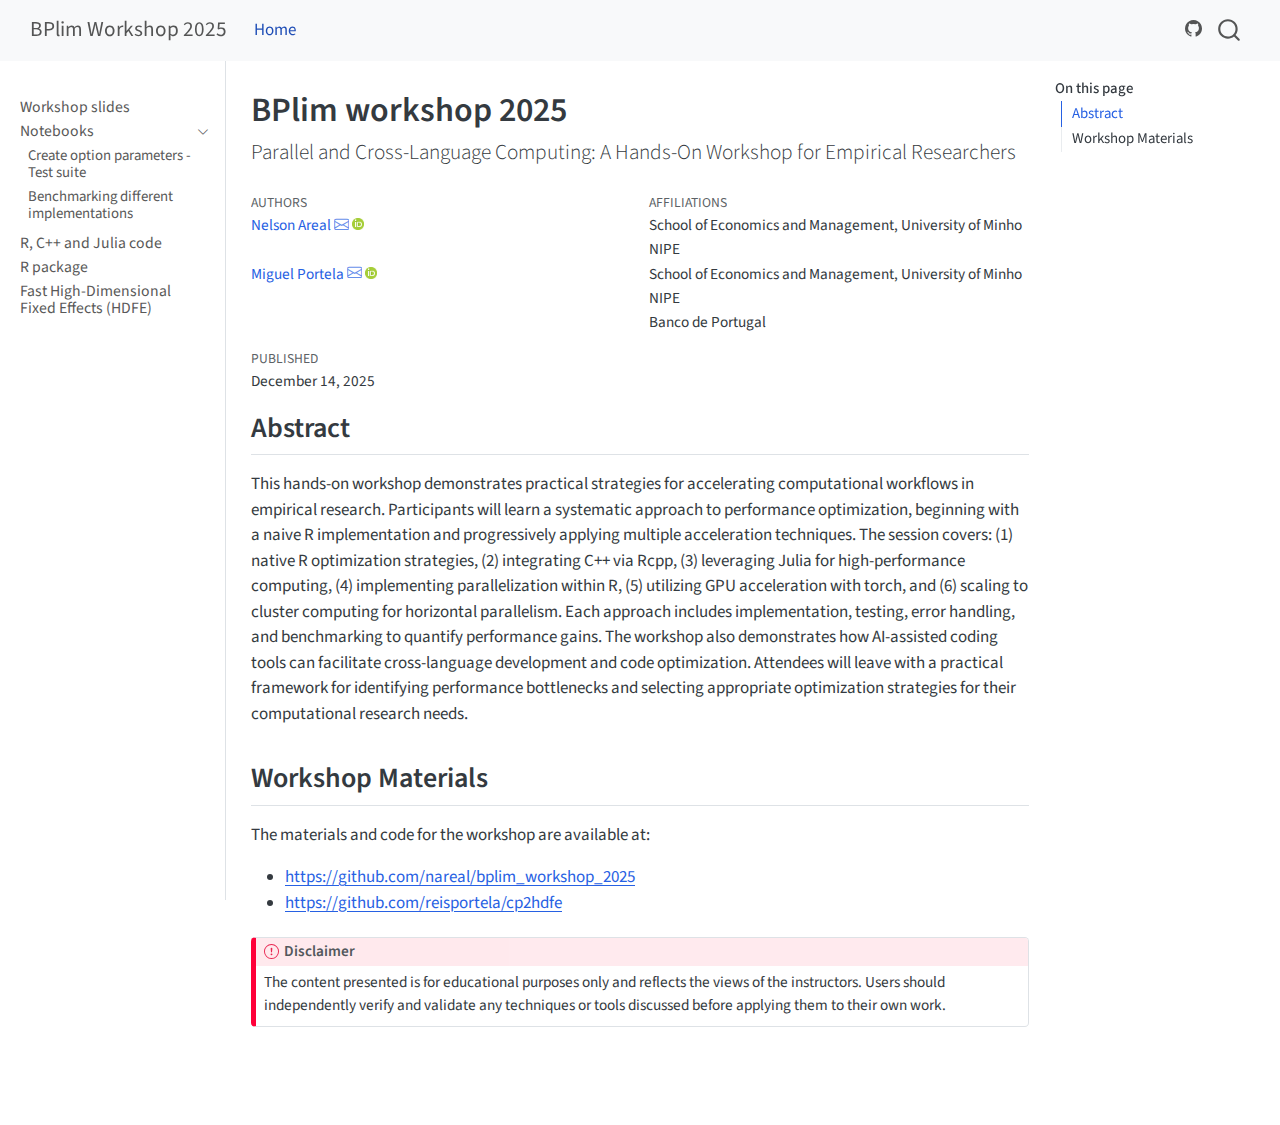
<file: index.html>
<!DOCTYPE html>
<html xmlns="http://www.w3.org/1999/xhtml" lang="en" xml:lang="en"><head>

<meta charset="utf-8">
<meta name="generator" content="quarto-1.8.26">

<meta name="viewport" content="width=device-width, initial-scale=1.0, user-scalable=yes">

<meta name="author" content="Nelson Areal">
<meta name="author" content="Miguel Portela">
<meta name="dcterms.date" content="2025-12-14">

<title>BPlim workshop 2025 – BPlim Workshop 2025</title>
<style>
code{white-space: pre-wrap;}
span.smallcaps{font-variant: small-caps;}
div.columns{display: flex; gap: min(4vw, 1.5em);}
div.column{flex: auto; overflow-x: auto;}
div.hanging-indent{margin-left: 1.5em; text-indent: -1.5em;}
ul.task-list{list-style: none;}
ul.task-list li input[type="checkbox"] {
  width: 0.8em;
  margin: 0 0.8em 0.2em -1em; /* quarto-specific, see https://github.com/quarto-dev/quarto-cli/issues/4556 */ 
  vertical-align: middle;
}
</style>


<script src="site_libs/quarto-nav/quarto-nav.js"></script>
<script src="site_libs/quarto-nav/headroom.min.js"></script>
<script src="site_libs/clipboard/clipboard.min.js"></script>
<script src="site_libs/quarto-search/autocomplete.umd.js"></script>
<script src="site_libs/quarto-search/fuse.min.js"></script>
<script src="site_libs/quarto-search/quarto-search.js"></script>
<meta name="quarto:offset" content="./">
<script src="site_libs/quarto-html/quarto.js" type="module"></script>
<script src="site_libs/quarto-html/tabsets/tabsets.js" type="module"></script>
<script src="site_libs/quarto-html/axe/axe-check.js" type="module"></script>
<script src="site_libs/quarto-html/popper.min.js"></script>
<script src="site_libs/quarto-html/tippy.umd.min.js"></script>
<script src="site_libs/quarto-html/anchor.min.js"></script>
<link href="site_libs/quarto-html/tippy.css" rel="stylesheet">
<link href="site_libs/quarto-html/quarto-syntax-highlighting-587c61ba64f3a5504c4d52d930310e48.css" rel="stylesheet" id="quarto-text-highlighting-styles">
<script src="site_libs/bootstrap/bootstrap.min.js"></script>
<link href="site_libs/bootstrap/bootstrap-icons.css" rel="stylesheet">
<link href="site_libs/bootstrap/bootstrap-29a19b5acbeac218a8c860e48340d4df.min.css" rel="stylesheet" append-hash="true" id="quarto-bootstrap" data-mode="light">
<script id="quarto-search-options" type="application/json">{
  "location": "navbar",
  "copy-button": false,
  "collapse-after": 3,
  "panel-placement": "end",
  "type": "overlay",
  "limit": 50,
  "keyboard-shortcut": [
    "f",
    "/",
    "s"
  ],
  "show-item-context": false,
  "language": {
    "search-no-results-text": "No results",
    "search-matching-documents-text": "matching documents",
    "search-copy-link-title": "Copy link to search",
    "search-hide-matches-text": "Hide additional matches",
    "search-more-match-text": "more match in this document",
    "search-more-matches-text": "more matches in this document",
    "search-clear-button-title": "Clear",
    "search-text-placeholder": "",
    "search-detached-cancel-button-title": "Cancel",
    "search-submit-button-title": "Submit",
    "search-label": "Search"
  }
}</script>


</head>

<body class="nav-sidebar docked nav-fixed quarto-light">

<div id="quarto-search-results"></div>
  <header id="quarto-header" class="headroom fixed-top">
    <nav class="navbar navbar-expand-lg " data-bs-theme="dark">
      <div class="navbar-container container-fluid">
      <div class="navbar-brand-container mx-auto">
    <a class="navbar-brand" href="./index.html">
    <span class="navbar-title">BPlim Workshop 2025</span>
    </a>
  </div>
            <div id="quarto-search" class="" title="Search"></div>
          <button class="navbar-toggler" type="button" data-bs-toggle="collapse" data-bs-target="#navbarCollapse" aria-controls="navbarCollapse" role="menu" aria-expanded="false" aria-label="Toggle navigation" onclick="if (window.quartoToggleHeadroom) { window.quartoToggleHeadroom(); }">
  <span class="navbar-toggler-icon"></span>
</button>
          <div class="collapse navbar-collapse" id="navbarCollapse">
            <ul class="navbar-nav navbar-nav-scroll me-auto">
  <li class="nav-item">
    <a class="nav-link active" href="./index.html" aria-current="page"> 
<span class="menu-text">Home</span></a>
  </li>  
</ul>
          </div> <!-- /navcollapse -->
            <div class="quarto-navbar-tools">
    <a href="https://github.com/nareal/bplim_workshop_2025" title="" class="quarto-navigation-tool px-1" aria-label=""><i class="bi bi-github"></i></a>
</div>
      </div> <!-- /container-fluid -->
    </nav>
  <nav class="quarto-secondary-nav">
    <div class="container-fluid d-flex">
      <button type="button" class="quarto-btn-toggle btn" data-bs-toggle="collapse" role="button" data-bs-target=".quarto-sidebar-collapse-item" aria-controls="quarto-sidebar" aria-expanded="false" aria-label="Toggle sidebar navigation" onclick="if (window.quartoToggleHeadroom) { window.quartoToggleHeadroom(); }">
        <i class="bi bi-layout-text-sidebar-reverse"></i>
      </button>
        <nav class="quarto-page-breadcrumbs" aria-label="breadcrumb"><ol class="breadcrumb"><li class="breadcrumb-item">BPlim workshop 2025</li></ol></nav>
        <a class="flex-grow-1" role="navigation" data-bs-toggle="collapse" data-bs-target=".quarto-sidebar-collapse-item" aria-controls="quarto-sidebar" aria-expanded="false" aria-label="Toggle sidebar navigation" onclick="if (window.quartoToggleHeadroom) { window.quartoToggleHeadroom(); }">      
        </a>
    </div>
  </nav>
</header>
<!-- content -->
<div id="quarto-content" class="quarto-container page-columns page-rows-contents page-layout-article page-navbar">
<!-- sidebar -->
  <nav id="quarto-sidebar" class="sidebar collapse collapse-horizontal quarto-sidebar-collapse-item sidebar-navigation docked overflow-auto">
    <div class="sidebar-menu-container"> 
    <ul class="list-unstyled mt-1">
        <li class="sidebar-item">
  <div class="sidebar-item-container"> 
  <a href="./slides/2025_bplim_workshop-slides.html" class="sidebar-item-text sidebar-link" target="_blank">
 <span class="menu-text">Workshop slides</span></a>
  </div>
</li>
        <li class="sidebar-item sidebar-item-section">
      <div class="sidebar-item-container"> 
            <a class="sidebar-item-text sidebar-link text-start" data-bs-toggle="collapse" data-bs-target="#quarto-sidebar-section-1" role="navigation" aria-expanded="true">
 <span class="menu-text">Notebooks</span></a>
          <a class="sidebar-item-toggle text-start" data-bs-toggle="collapse" data-bs-target="#quarto-sidebar-section-1" role="navigation" aria-expanded="true" aria-label="Toggle section">
            <i class="bi bi-chevron-right ms-2"></i>
          </a> 
      </div>
      <ul id="quarto-sidebar-section-1" class="collapse list-unstyled sidebar-section depth1 show">  
          <li class="sidebar-item">
  <div class="sidebar-item-container"> 
  <a href="./notebooks/01-create_option_parameters.html" class="sidebar-item-text sidebar-link">
 <span class="menu-text">Create option parameters - Test suite</span></a>
  </div>
</li>
          <li class="sidebar-item">
  <div class="sidebar-item-container"> 
  <a href="./notebooks/02-benchmark.html" class="sidebar-item-text sidebar-link">
 <span class="menu-text">Benchmarking different implementations</span></a>
  </div>
</li>
      </ul>
  </li>
        <li class="sidebar-item">
  <div class="sidebar-item-container"> 
  <a href="./code.html" class="sidebar-item-text sidebar-link">
 <span class="menu-text">R, C++ and Julia code</span></a>
  </div>
</li>
        <li class="sidebar-item">
  <div class="sidebar-item-container"> 
  <a href="./r_package.html" class="sidebar-item-text sidebar-link">
 <span class="menu-text">R package</span></a>
  </div>
</li>
        <li class="sidebar-item">
  <div class="sidebar-item-container"> 
  <a href="./HDFE.html" class="sidebar-item-text sidebar-link">
 <span class="menu-text">Fast High-Dimensional Fixed Effects (HDFE)</span></a>
  </div>
</li>
    </ul>
    </div>
</nav>
<div id="quarto-sidebar-glass" class="quarto-sidebar-collapse-item" data-bs-toggle="collapse" data-bs-target=".quarto-sidebar-collapse-item"></div>
<!-- margin-sidebar -->
    <div id="quarto-margin-sidebar" class="sidebar margin-sidebar">
        <nav id="TOC" role="doc-toc" class="toc-active">
    <h2 id="toc-title">On this page</h2>
   
  <ul>
  <li><a href="#abstract" id="toc-abstract" class="nav-link active" data-scroll-target="#abstract">Abstract</a></li>
  <li><a href="#workshop-materials" id="toc-workshop-materials" class="nav-link" data-scroll-target="#workshop-materials">Workshop Materials</a></li>
  </ul>
</nav>
    </div>
<!-- main -->
<main class="content" id="quarto-document-content">

<header id="title-block-header" class="quarto-title-block default">
<div class="quarto-title">
<h1 class="title">BPlim workshop 2025</h1>
<p class="subtitle lead">Parallel and Cross-Language Computing: A Hands-On Workshop for Empirical Researchers</p>
</div>


<div class="quarto-title-meta-author">
  <div class="quarto-title-meta-heading">Authors</div>
  <div class="quarto-title-meta-heading">Affiliations</div>
  
    <div class="quarto-title-meta-contents">
    <p class="author"><a href="https://nelsonareal.net">Nelson Areal</a> <a href="mailto:nareal@eeg.uminho.pt" class="quarto-title-author-email"><i class="bi bi-envelope"></i></a> <a href="https://orcid.org/0000-0002-1157-0178" class="quarto-title-author-orcid"> <img src="[data-uri]"></a></p>
  </div>
  <div class="quarto-title-meta-contents">
        <p class="affiliation">
            School of Economics and Management, University of Minho
          </p>
        <p class="affiliation">
            NIPE
          </p>
      </div>
    <div class="quarto-title-meta-contents">
    <p class="author"><a href="https://sites.google.com/site/reisportela">Miguel Portela</a> <a href="mailto:miguel.portela@eeg.uminho.pt" class="quarto-title-author-email"><i class="bi bi-envelope"></i></a> <a href="https://orcid.org/0000-0002-4721-2081" class="quarto-title-author-orcid"> <img src="[data-uri]"></a></p>
  </div>
  <div class="quarto-title-meta-contents">
        <p class="affiliation">
            School of Economics and Management, University of Minho
          </p>
        <p class="affiliation">
            NIPE
          </p>
        <p class="affiliation">
            Banco de Portugal
          </p>
      </div>
  </div>

<div class="quarto-title-meta">

      
    <div>
    <div class="quarto-title-meta-heading">Published</div>
    <div class="quarto-title-meta-contents">
      <p class="date">December 14, 2025</p>
    </div>
  </div>
  
    
  </div>
  


</header>


<section id="abstract" class="level2">
<h2 class="anchored" data-anchor-id="abstract">Abstract</h2>
<p>This hands-on workshop demonstrates practical strategies for accelerating computational workflows in empirical research. Participants will learn a systematic approach to performance optimization, beginning with a naive R implementation and progressively applying multiple acceleration techniques. The session covers: (1) native R optimization strategies, (2) integrating C++ via Rcpp, (3) leveraging Julia for high-performance computing, (4) implementing parallelization within R, (5) utilizing GPU acceleration with torch, and (6) scaling to cluster computing for horizontal parallelism. Each approach includes implementation, testing, error handling, and benchmarking to quantify performance gains. The workshop also demonstrates how AI-assisted coding tools can facilitate cross-language development and code optimization. Attendees will leave with a practical framework for identifying performance bottlenecks and selecting appropriate optimization strategies for their computational research needs.</p>
</section>
<section id="workshop-materials" class="level2">
<h2 class="anchored" data-anchor-id="workshop-materials">Workshop Materials</h2>
<p>The materials and code for the workshop are available at:</p>
<ul>
<li><a href="https://github.com/nareal/bplim_workshop_2025">https://github.com/nareal/bplim_workshop_2025</a></li>
<li><a href="https://github.com/reisportela/cp2hdfe">https://github.com/reisportela/cp2hdfe</a></li>
</ul>
<div class="callout callout-style-default callout-important callout-titled">
<div class="callout-header d-flex align-content-center">
<div class="callout-icon-container">
<i class="callout-icon"></i>
</div>
<div class="callout-title-container flex-fill">
<span class="screen-reader-only">Important</span>Disclaimer
</div>
</div>
<div class="callout-body-container callout-body">
<p>The content presented is for educational purposes only and reflects the views of the instructors. Users should independently verify and validate any techniques or tools discussed before applying them to their own work.</p>
</div>
</div>


</section>

</main> <!-- /main -->
<script id="quarto-html-after-body" type="application/javascript">
  window.document.addEventListener("DOMContentLoaded", function (event) {
    const icon = "";
    const anchorJS = new window.AnchorJS();
    anchorJS.options = {
      placement: 'right',
      icon: icon
    };
    anchorJS.add('.anchored');
    const isCodeAnnotation = (el) => {
      for (const clz of el.classList) {
        if (clz.startsWith('code-annotation-')) {                     
          return true;
        }
      }
      return false;
    }
    const onCopySuccess = function(e) {
      // button target
      const button = e.trigger;
      // don't keep focus
      button.blur();
      // flash "checked"
      button.classList.add('code-copy-button-checked');
      var currentTitle = button.getAttribute("title");
      button.setAttribute("title", "Copied!");
      let tooltip;
      if (window.bootstrap) {
        button.setAttribute("data-bs-toggle", "tooltip");
        button.setAttribute("data-bs-placement", "left");
        button.setAttribute("data-bs-title", "Copied!");
        tooltip = new bootstrap.Tooltip(button, 
          { trigger: "manual", 
            customClass: "code-copy-button-tooltip",
            offset: [0, -8]});
        tooltip.show();    
      }
      setTimeout(function() {
        if (tooltip) {
          tooltip.hide();
          button.removeAttribute("data-bs-title");
          button.removeAttribute("data-bs-toggle");
          button.removeAttribute("data-bs-placement");
        }
        button.setAttribute("title", currentTitle);
        button.classList.remove('code-copy-button-checked');
      }, 1000);
      // clear code selection
      e.clearSelection();
    }
    const getTextToCopy = function(trigger) {
      const outerScaffold = trigger.parentElement.cloneNode(true);
      const codeEl = outerScaffold.querySelector('code');
      for (const childEl of codeEl.children) {
        if (isCodeAnnotation(childEl)) {
          childEl.remove();
        }
      }
      return codeEl.innerText;
    }
    const clipboard = new window.ClipboardJS('.code-copy-button:not([data-in-quarto-modal])', {
      text: getTextToCopy
    });
    clipboard.on('success', onCopySuccess);
    if (window.document.getElementById('quarto-embedded-source-code-modal')) {
      const clipboardModal = new window.ClipboardJS('.code-copy-button[data-in-quarto-modal]', {
        text: getTextToCopy,
        container: window.document.getElementById('quarto-embedded-source-code-modal')
      });
      clipboardModal.on('success', onCopySuccess);
    }
      var localhostRegex = new RegExp(/^(?:http|https):\/\/localhost\:?[0-9]*\//);
      var mailtoRegex = new RegExp(/^mailto:/);
        var filterRegex = new RegExp("https:\/\/nareal\.github\.io\/bplim_workshop_2025\/");
      var isInternal = (href) => {
          return filterRegex.test(href) || localhostRegex.test(href) || mailtoRegex.test(href);
      }
      // Inspect non-navigation links and adorn them if external
     var links = window.document.querySelectorAll('a[href]:not(.nav-link):not(.navbar-brand):not(.toc-action):not(.sidebar-link):not(.sidebar-item-toggle):not(.pagination-link):not(.no-external):not([aria-hidden]):not(.dropdown-item):not(.quarto-navigation-tool):not(.about-link)');
      for (var i=0; i<links.length; i++) {
        const link = links[i];
        if (!isInternal(link.href)) {
          // undo the damage that might have been done by quarto-nav.js in the case of
          // links that we want to consider external
          if (link.dataset.originalHref !== undefined) {
            link.href = link.dataset.originalHref;
          }
        }
      }
    function tippyHover(el, contentFn, onTriggerFn, onUntriggerFn) {
      const config = {
        allowHTML: true,
        maxWidth: 500,
        delay: 100,
        arrow: false,
        appendTo: function(el) {
            return el.parentElement;
        },
        interactive: true,
        interactiveBorder: 10,
        theme: 'quarto',
        placement: 'bottom-start',
      };
      if (contentFn) {
        config.content = contentFn;
      }
      if (onTriggerFn) {
        config.onTrigger = onTriggerFn;
      }
      if (onUntriggerFn) {
        config.onUntrigger = onUntriggerFn;
      }
      window.tippy(el, config); 
    }
    const noterefs = window.document.querySelectorAll('a[role="doc-noteref"]');
    for (var i=0; i<noterefs.length; i++) {
      const ref = noterefs[i];
      tippyHover(ref, function() {
        // use id or data attribute instead here
        let href = ref.getAttribute('data-footnote-href') || ref.getAttribute('href');
        try { href = new URL(href).hash; } catch {}
        const id = href.replace(/^#\/?/, "");
        const note = window.document.getElementById(id);
        if (note) {
          return note.innerHTML;
        } else {
          return "";
        }
      });
    }
    const xrefs = window.document.querySelectorAll('a.quarto-xref');
    const processXRef = (id, note) => {
      // Strip column container classes
      const stripColumnClz = (el) => {
        el.classList.remove("page-full", "page-columns");
        if (el.children) {
          for (const child of el.children) {
            stripColumnClz(child);
          }
        }
      }
      stripColumnClz(note)
      if (id === null || id.startsWith('sec-')) {
        // Special case sections, only their first couple elements
        const container = document.createElement("div");
        if (note.children && note.children.length > 2) {
          container.appendChild(note.children[0].cloneNode(true));
          for (let i = 1; i < note.children.length; i++) {
            const child = note.children[i];
            if (child.tagName === "P" && child.innerText === "") {
              continue;
            } else {
              container.appendChild(child.cloneNode(true));
              break;
            }
          }
          if (window.Quarto?.typesetMath) {
            window.Quarto.typesetMath(container);
          }
          return container.innerHTML
        } else {
          if (window.Quarto?.typesetMath) {
            window.Quarto.typesetMath(note);
          }
          return note.innerHTML;
        }
      } else {
        // Remove any anchor links if they are present
        const anchorLink = note.querySelector('a.anchorjs-link');
        if (anchorLink) {
          anchorLink.remove();
        }
        if (window.Quarto?.typesetMath) {
          window.Quarto.typesetMath(note);
        }
        if (note.classList.contains("callout")) {
          return note.outerHTML;
        } else {
          return note.innerHTML;
        }
      }
    }
    for (var i=0; i<xrefs.length; i++) {
      const xref = xrefs[i];
      tippyHover(xref, undefined, function(instance) {
        instance.disable();
        let url = xref.getAttribute('href');
        let hash = undefined; 
        if (url.startsWith('#')) {
          hash = url;
        } else {
          try { hash = new URL(url).hash; } catch {}
        }
        if (hash) {
          const id = hash.replace(/^#\/?/, "");
          const note = window.document.getElementById(id);
          if (note !== null) {
            try {
              const html = processXRef(id, note.cloneNode(true));
              instance.setContent(html);
            } finally {
              instance.enable();
              instance.show();
            }
          } else {
            // See if we can fetch this
            fetch(url.split('#')[0])
            .then(res => res.text())
            .then(html => {
              const parser = new DOMParser();
              const htmlDoc = parser.parseFromString(html, "text/html");
              const note = htmlDoc.getElementById(id);
              if (note !== null) {
                const html = processXRef(id, note);
                instance.setContent(html);
              } 
            }).finally(() => {
              instance.enable();
              instance.show();
            });
          }
        } else {
          // See if we can fetch a full url (with no hash to target)
          // This is a special case and we should probably do some content thinning / targeting
          fetch(url)
          .then(res => res.text())
          .then(html => {
            const parser = new DOMParser();
            const htmlDoc = parser.parseFromString(html, "text/html");
            const note = htmlDoc.querySelector('main.content');
            if (note !== null) {
              // This should only happen for chapter cross references
              // (since there is no id in the URL)
              // remove the first header
              if (note.children.length > 0 && note.children[0].tagName === "HEADER") {
                note.children[0].remove();
              }
              const html = processXRef(null, note);
              instance.setContent(html);
            } 
          }).finally(() => {
            instance.enable();
            instance.show();
          });
        }
      }, function(instance) {
      });
    }
        let selectedAnnoteEl;
        const selectorForAnnotation = ( cell, annotation) => {
          let cellAttr = 'data-code-cell="' + cell + '"';
          let lineAttr = 'data-code-annotation="' +  annotation + '"';
          const selector = 'span[' + cellAttr + '][' + lineAttr + ']';
          return selector;
        }
        const selectCodeLines = (annoteEl) => {
          const doc = window.document;
          const targetCell = annoteEl.getAttribute("data-target-cell");
          const targetAnnotation = annoteEl.getAttribute("data-target-annotation");
          const annoteSpan = window.document.querySelector(selectorForAnnotation(targetCell, targetAnnotation));
          const lines = annoteSpan.getAttribute("data-code-lines").split(",");
          const lineIds = lines.map((line) => {
            return targetCell + "-" + line;
          })
          let top = null;
          let height = null;
          let parent = null;
          if (lineIds.length > 0) {
              //compute the position of the single el (top and bottom and make a div)
              const el = window.document.getElementById(lineIds[0]);
              top = el.offsetTop;
              height = el.offsetHeight;
              parent = el.parentElement.parentElement;
            if (lineIds.length > 1) {
              const lastEl = window.document.getElementById(lineIds[lineIds.length - 1]);
              const bottom = lastEl.offsetTop + lastEl.offsetHeight;
              height = bottom - top;
            }
            if (top !== null && height !== null && parent !== null) {
              // cook up a div (if necessary) and position it 
              let div = window.document.getElementById("code-annotation-line-highlight");
              if (div === null) {
                div = window.document.createElement("div");
                div.setAttribute("id", "code-annotation-line-highlight");
                div.style.position = 'absolute';
                parent.appendChild(div);
              }
              div.style.top = top - 2 + "px";
              div.style.height = height + 4 + "px";
              div.style.left = 0;
              let gutterDiv = window.document.getElementById("code-annotation-line-highlight-gutter");
              if (gutterDiv === null) {
                gutterDiv = window.document.createElement("div");
                gutterDiv.setAttribute("id", "code-annotation-line-highlight-gutter");
                gutterDiv.style.position = 'absolute';
                const codeCell = window.document.getElementById(targetCell);
                const gutter = codeCell.querySelector('.code-annotation-gutter');
                gutter.appendChild(gutterDiv);
              }
              gutterDiv.style.top = top - 2 + "px";
              gutterDiv.style.height = height + 4 + "px";
            }
            selectedAnnoteEl = annoteEl;
          }
        };
        const unselectCodeLines = () => {
          const elementsIds = ["code-annotation-line-highlight", "code-annotation-line-highlight-gutter"];
          elementsIds.forEach((elId) => {
            const div = window.document.getElementById(elId);
            if (div) {
              div.remove();
            }
          });
          selectedAnnoteEl = undefined;
        };
          // Handle positioning of the toggle
      window.addEventListener(
        "resize",
        throttle(() => {
          elRect = undefined;
          if (selectedAnnoteEl) {
            selectCodeLines(selectedAnnoteEl);
          }
        }, 10)
      );
      function throttle(fn, ms) {
      let throttle = false;
      let timer;
        return (...args) => {
          if(!throttle) { // first call gets through
              fn.apply(this, args);
              throttle = true;
          } else { // all the others get throttled
              if(timer) clearTimeout(timer); // cancel #2
              timer = setTimeout(() => {
                fn.apply(this, args);
                timer = throttle = false;
              }, ms);
          }
        };
      }
        // Attach click handler to the DT
        const annoteDls = window.document.querySelectorAll('dt[data-target-cell]');
        for (const annoteDlNode of annoteDls) {
          annoteDlNode.addEventListener('click', (event) => {
            const clickedEl = event.target;
            if (clickedEl !== selectedAnnoteEl) {
              unselectCodeLines();
              const activeEl = window.document.querySelector('dt[data-target-cell].code-annotation-active');
              if (activeEl) {
                activeEl.classList.remove('code-annotation-active');
              }
              selectCodeLines(clickedEl);
              clickedEl.classList.add('code-annotation-active');
            } else {
              // Unselect the line
              unselectCodeLines();
              clickedEl.classList.remove('code-annotation-active');
            }
          });
        }
    const findCites = (el) => {
      const parentEl = el.parentElement;
      if (parentEl) {
        const cites = parentEl.dataset.cites;
        if (cites) {
          return {
            el,
            cites: cites.split(' ')
          };
        } else {
          return findCites(el.parentElement)
        }
      } else {
        return undefined;
      }
    };
    var bibliorefs = window.document.querySelectorAll('a[role="doc-biblioref"]');
    for (var i=0; i<bibliorefs.length; i++) {
      const ref = bibliorefs[i];
      const citeInfo = findCites(ref);
      if (citeInfo) {
        tippyHover(citeInfo.el, function() {
          var popup = window.document.createElement('div');
          citeInfo.cites.forEach(function(cite) {
            var citeDiv = window.document.createElement('div');
            citeDiv.classList.add('hanging-indent');
            citeDiv.classList.add('csl-entry');
            var biblioDiv = window.document.getElementById('ref-' + cite);
            if (biblioDiv) {
              citeDiv.innerHTML = biblioDiv.innerHTML;
            }
            popup.appendChild(citeDiv);
          });
          return popup.innerHTML;
        });
      }
    }
  });
  </script>
</div> <!-- /content -->




</body></html>
</file>
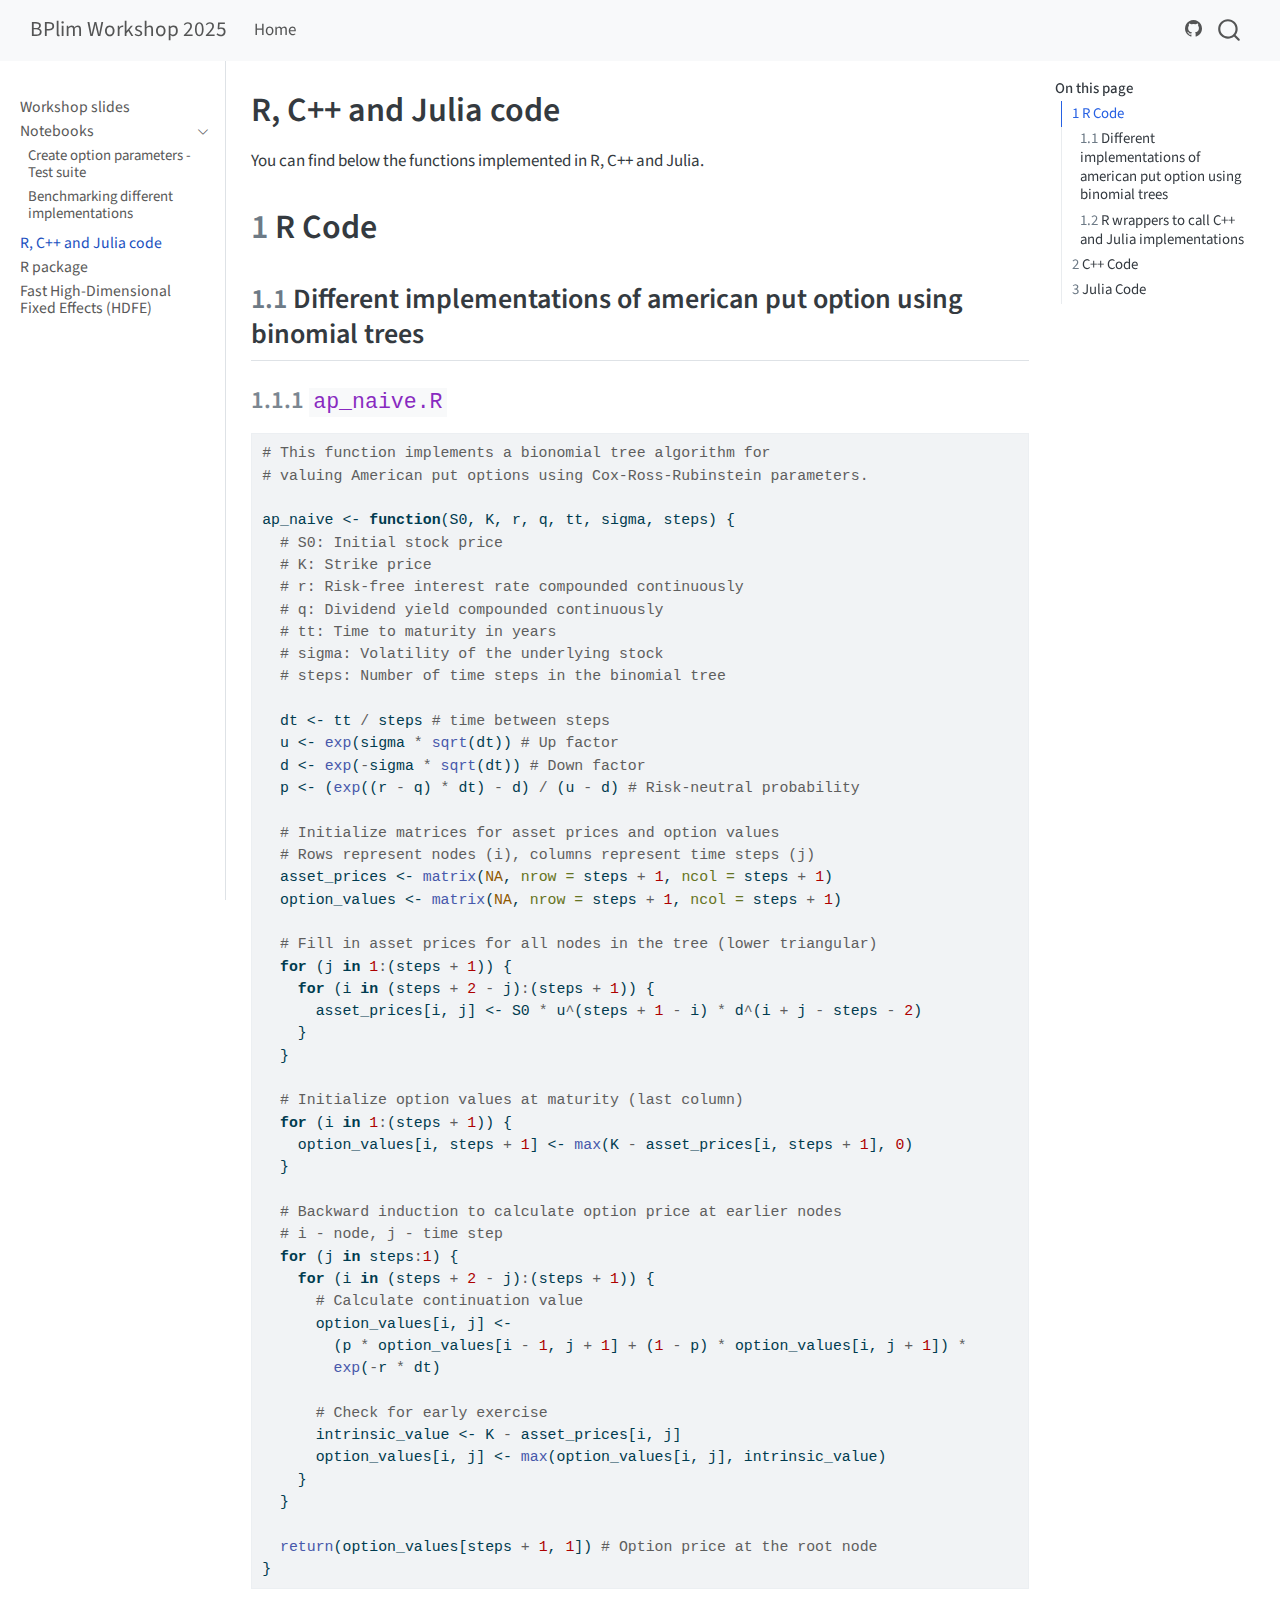
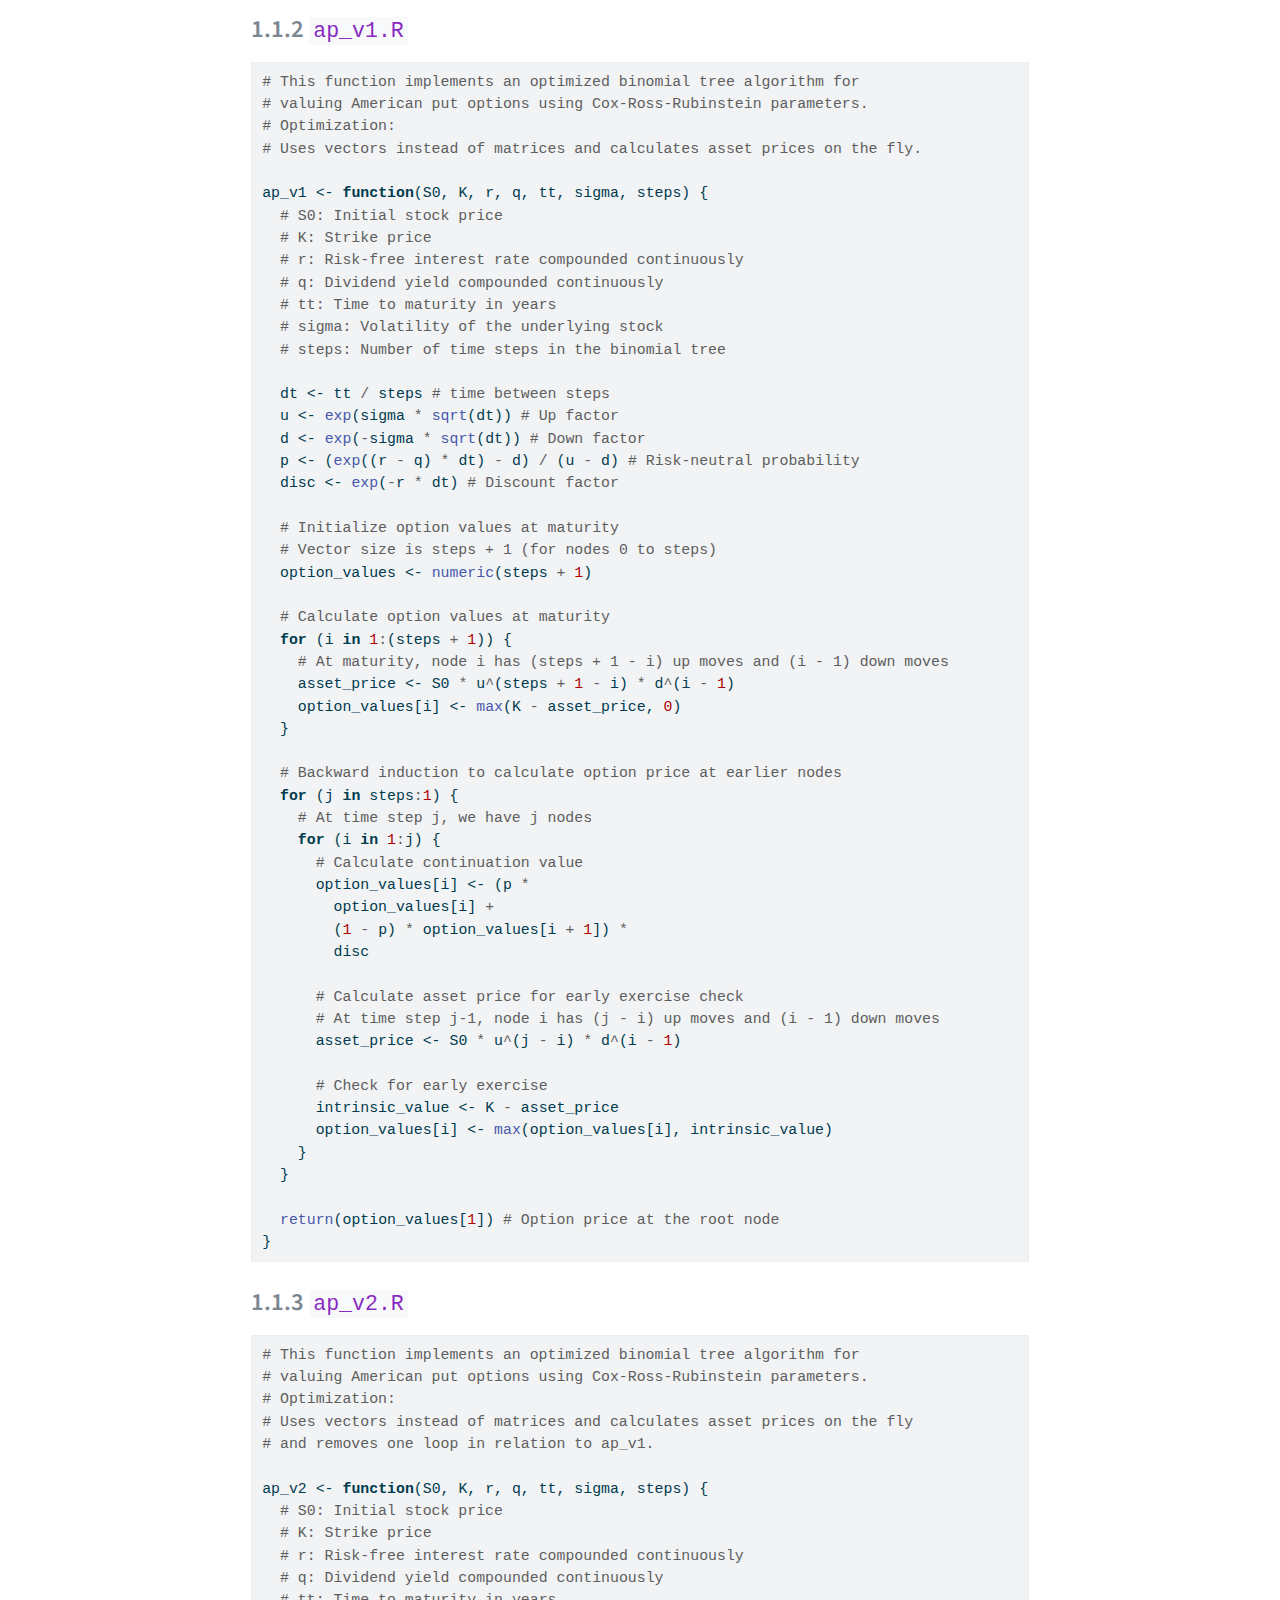
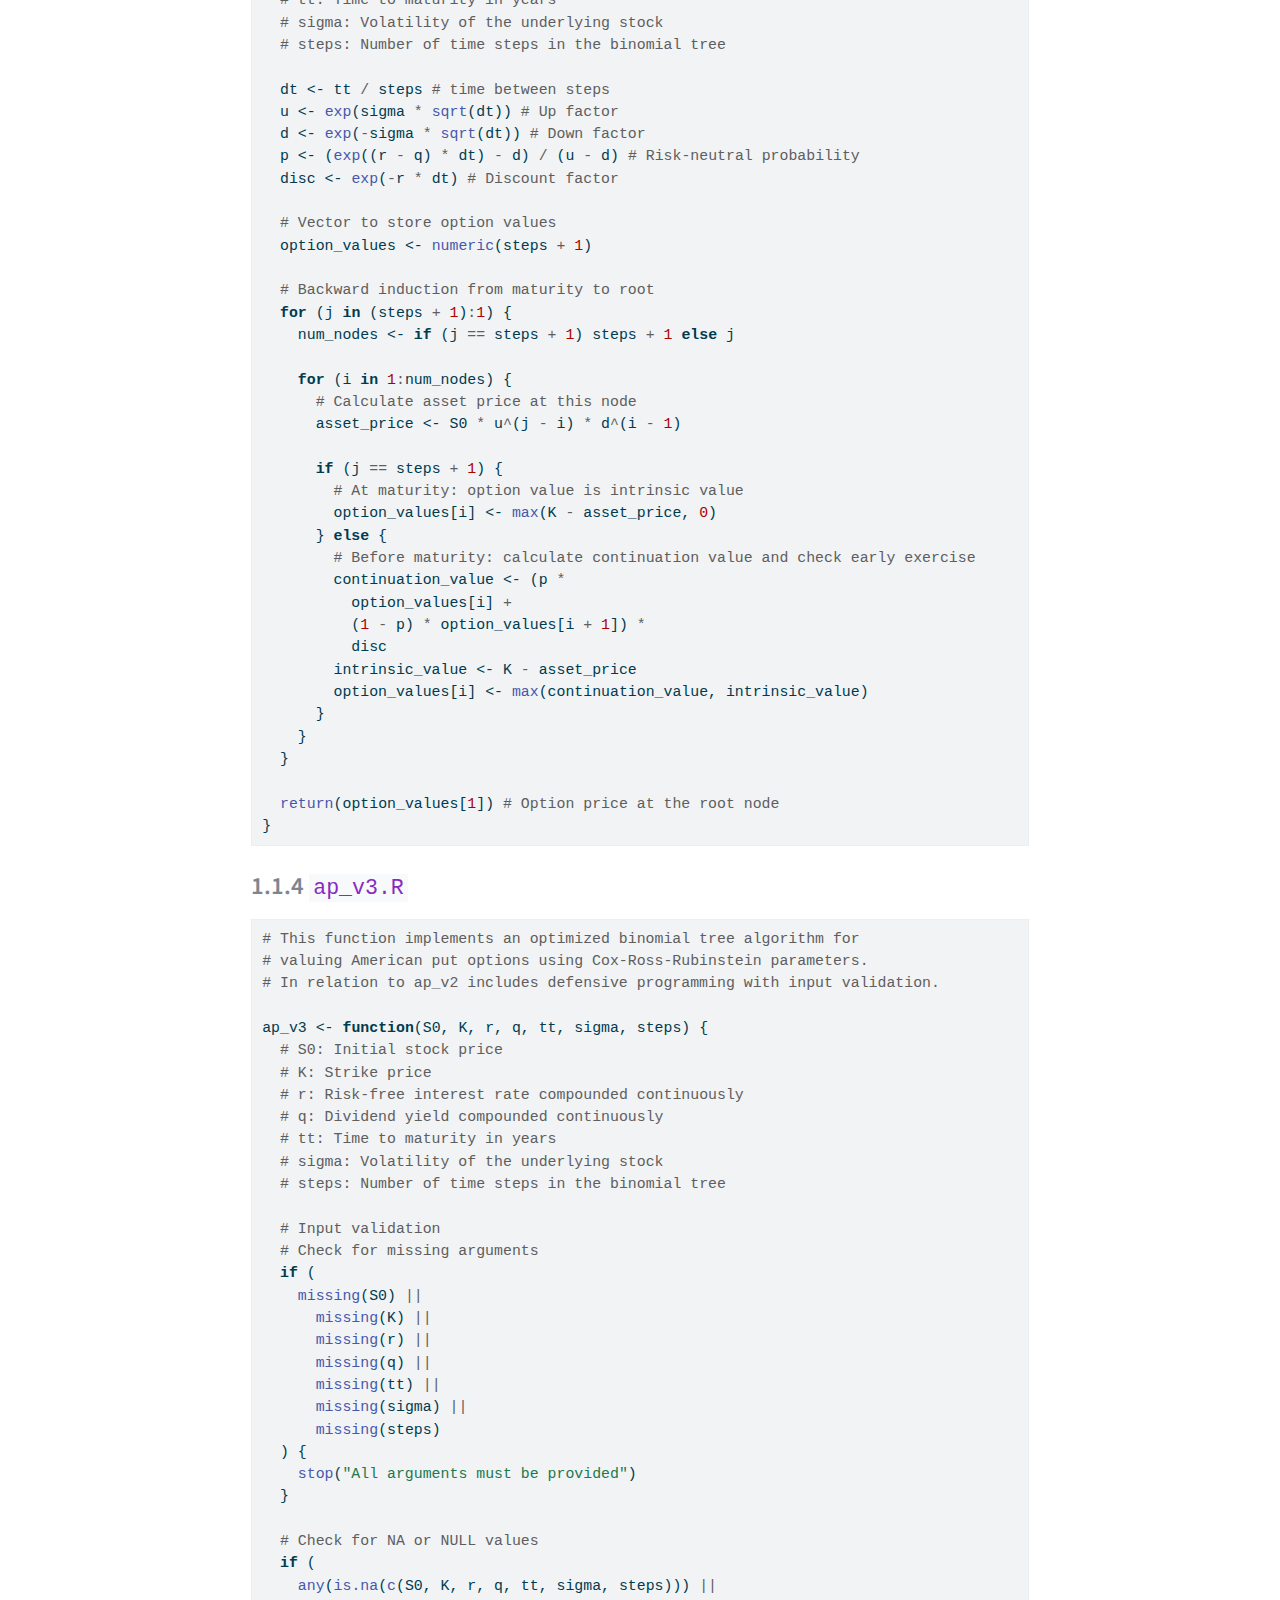
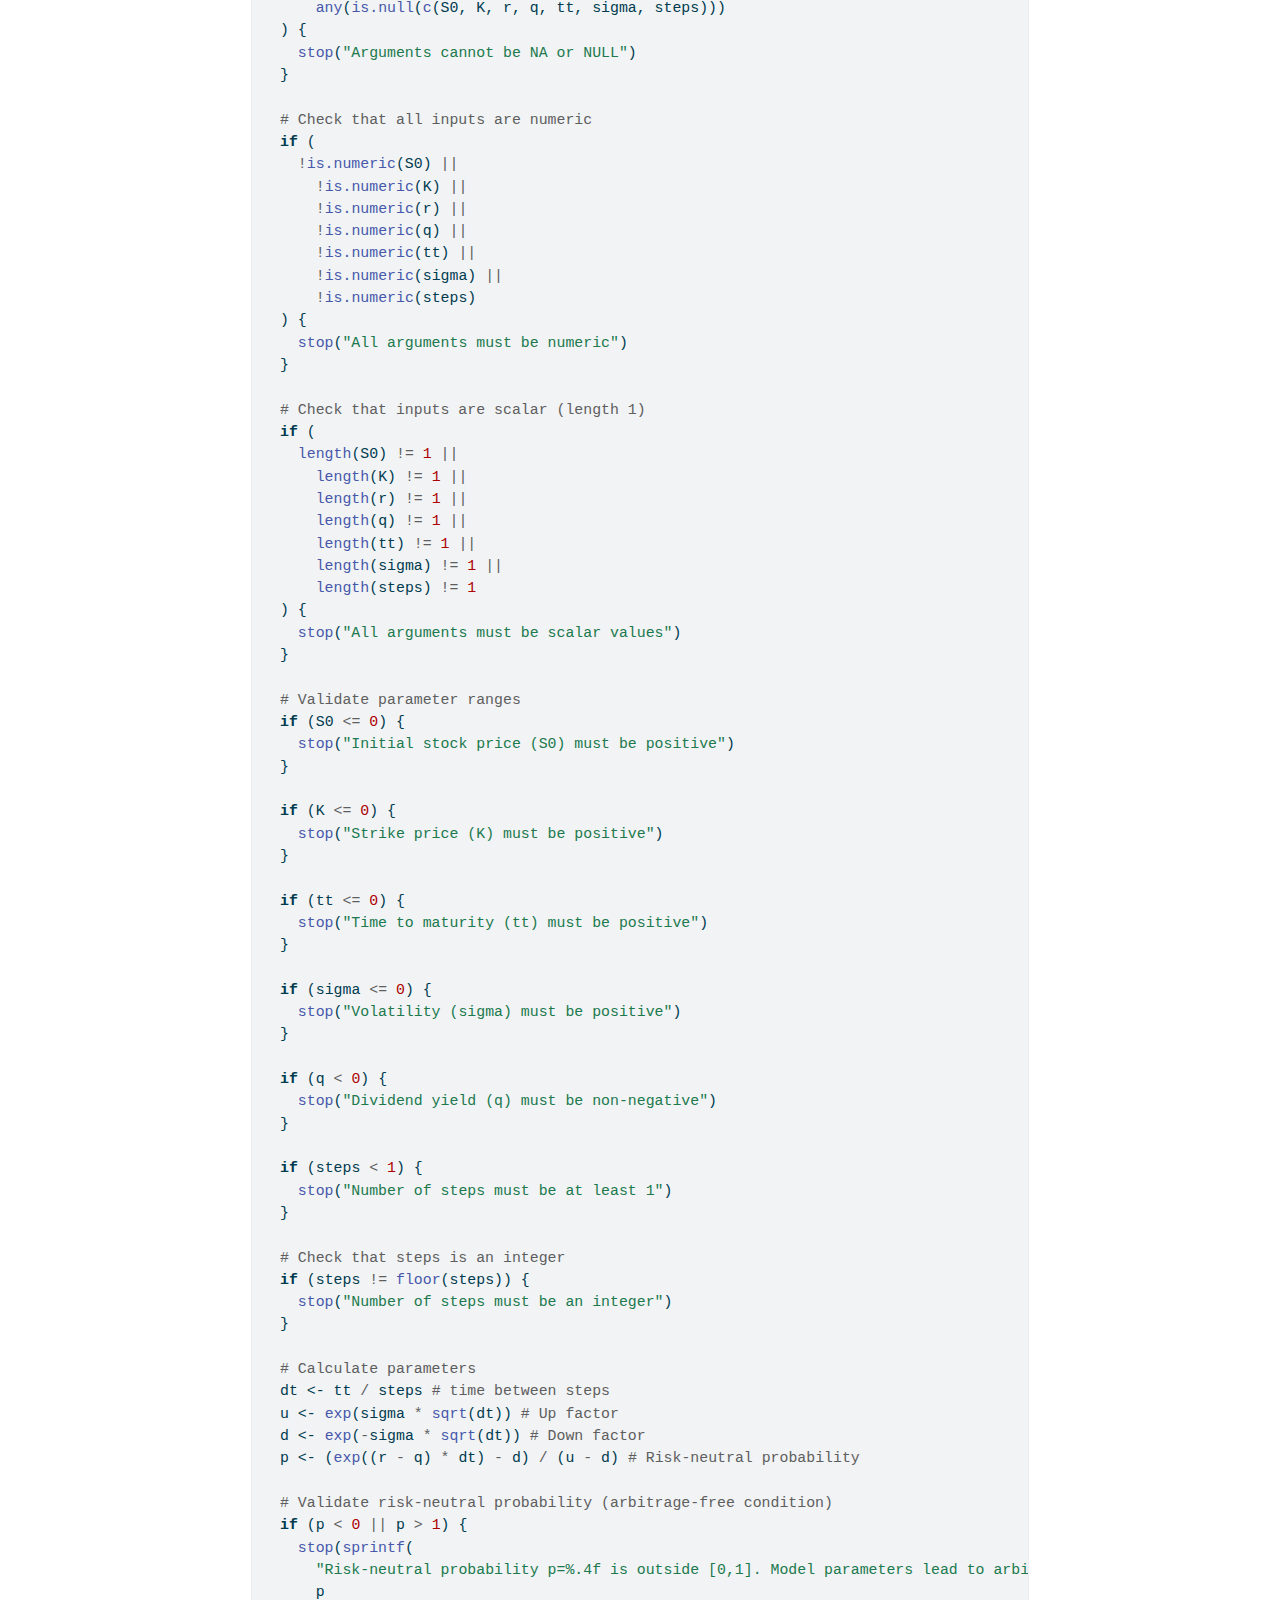
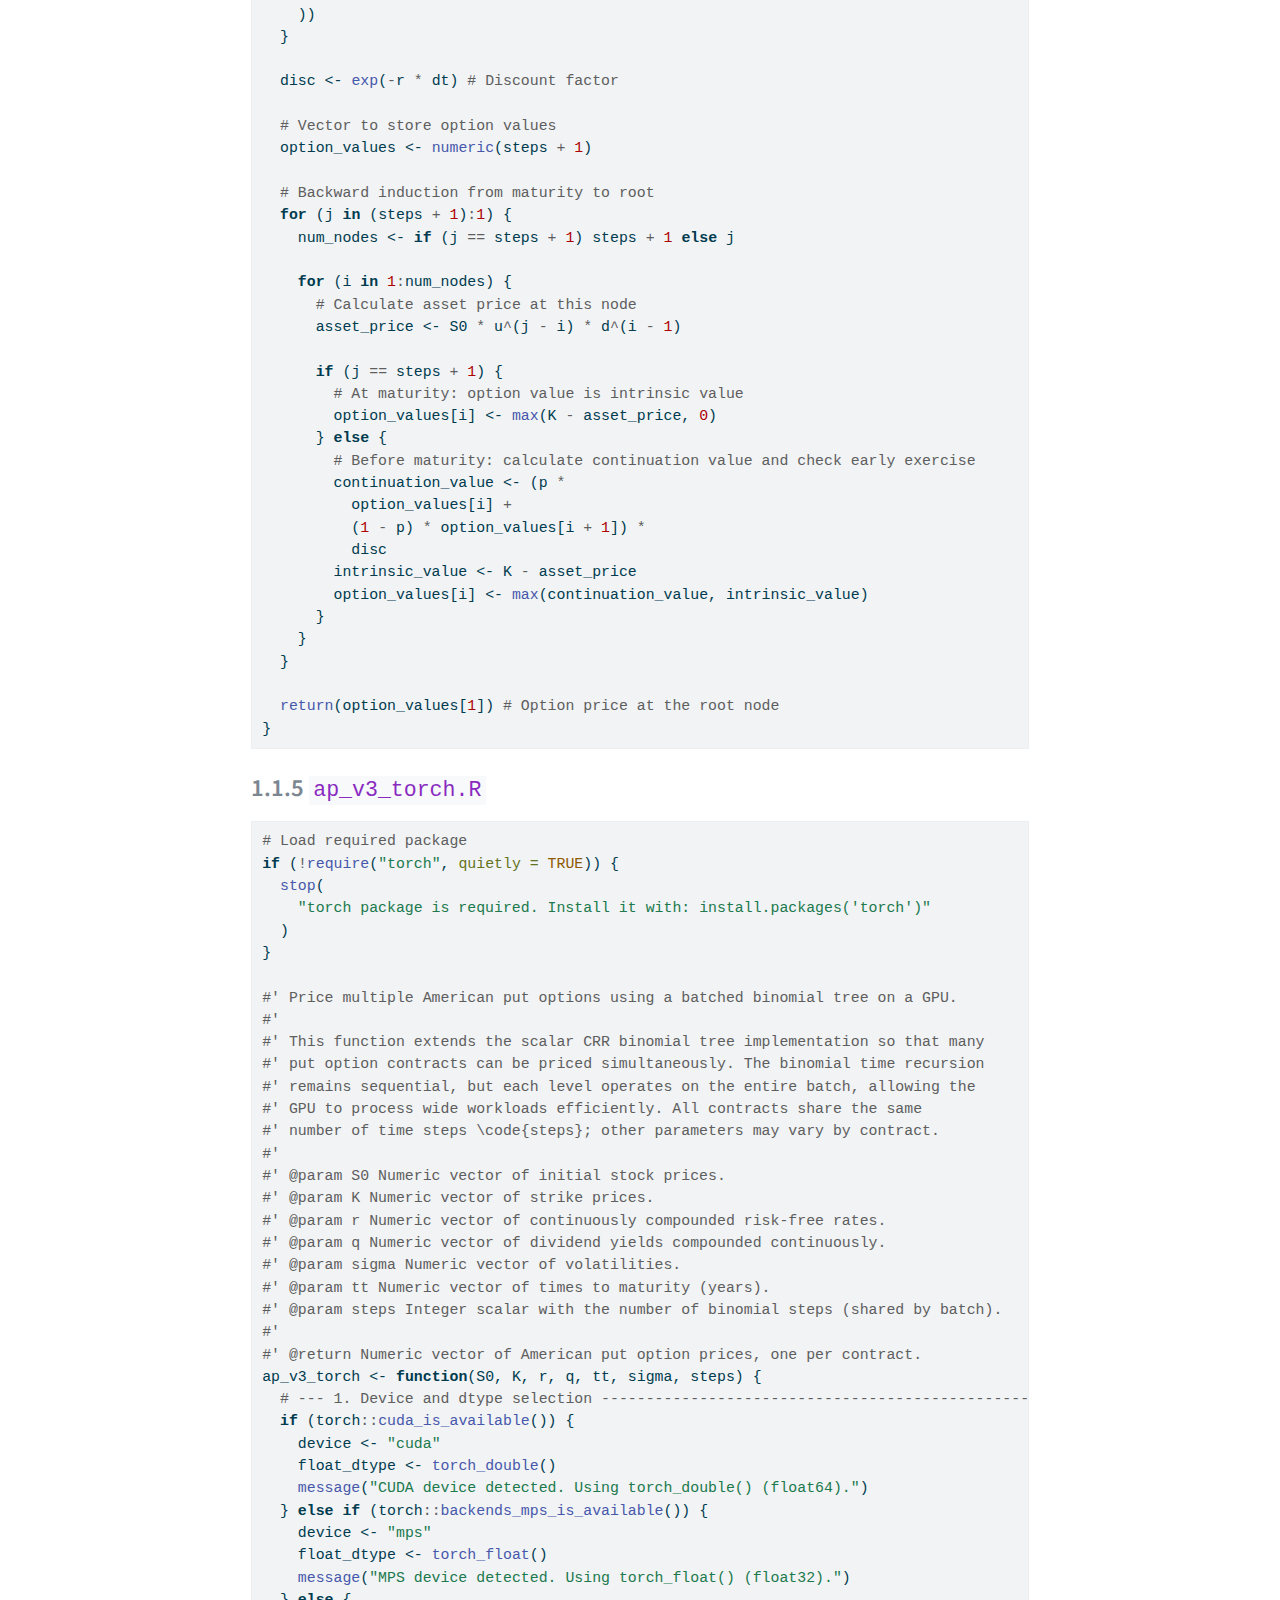
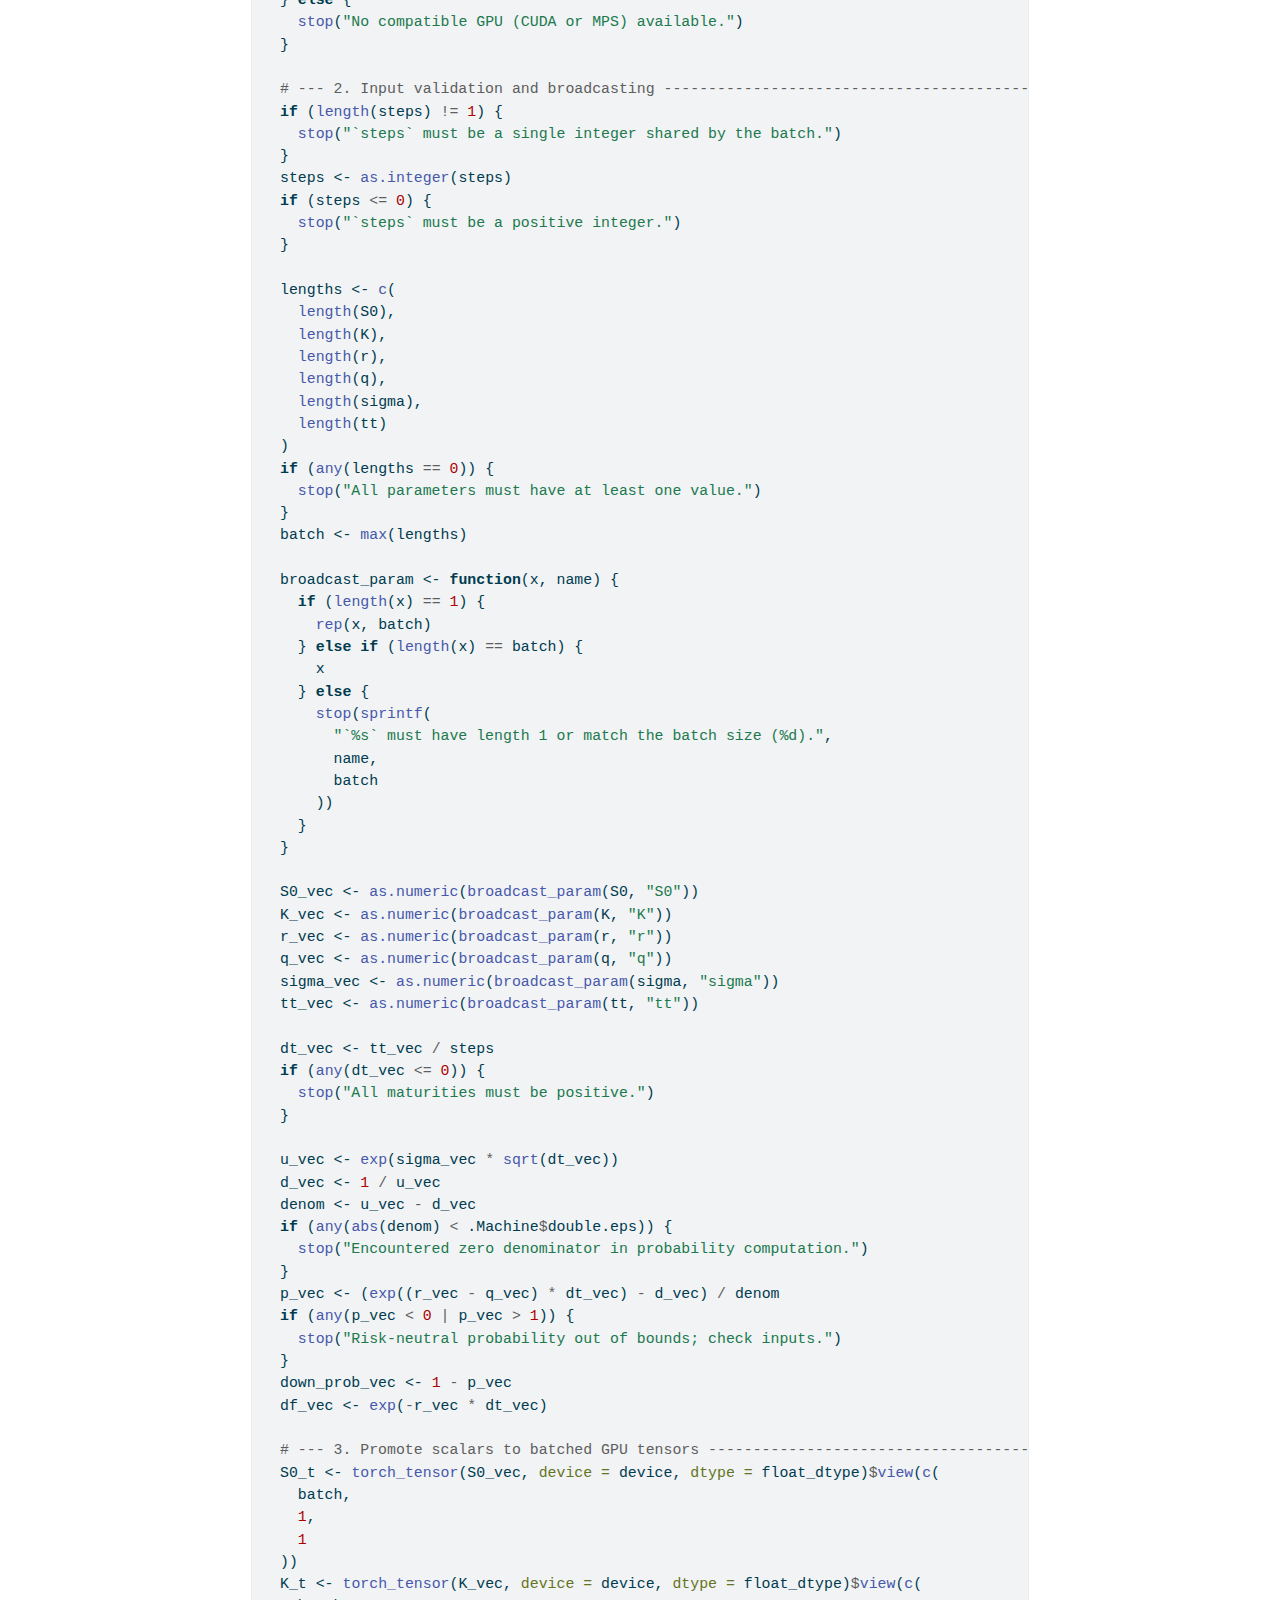
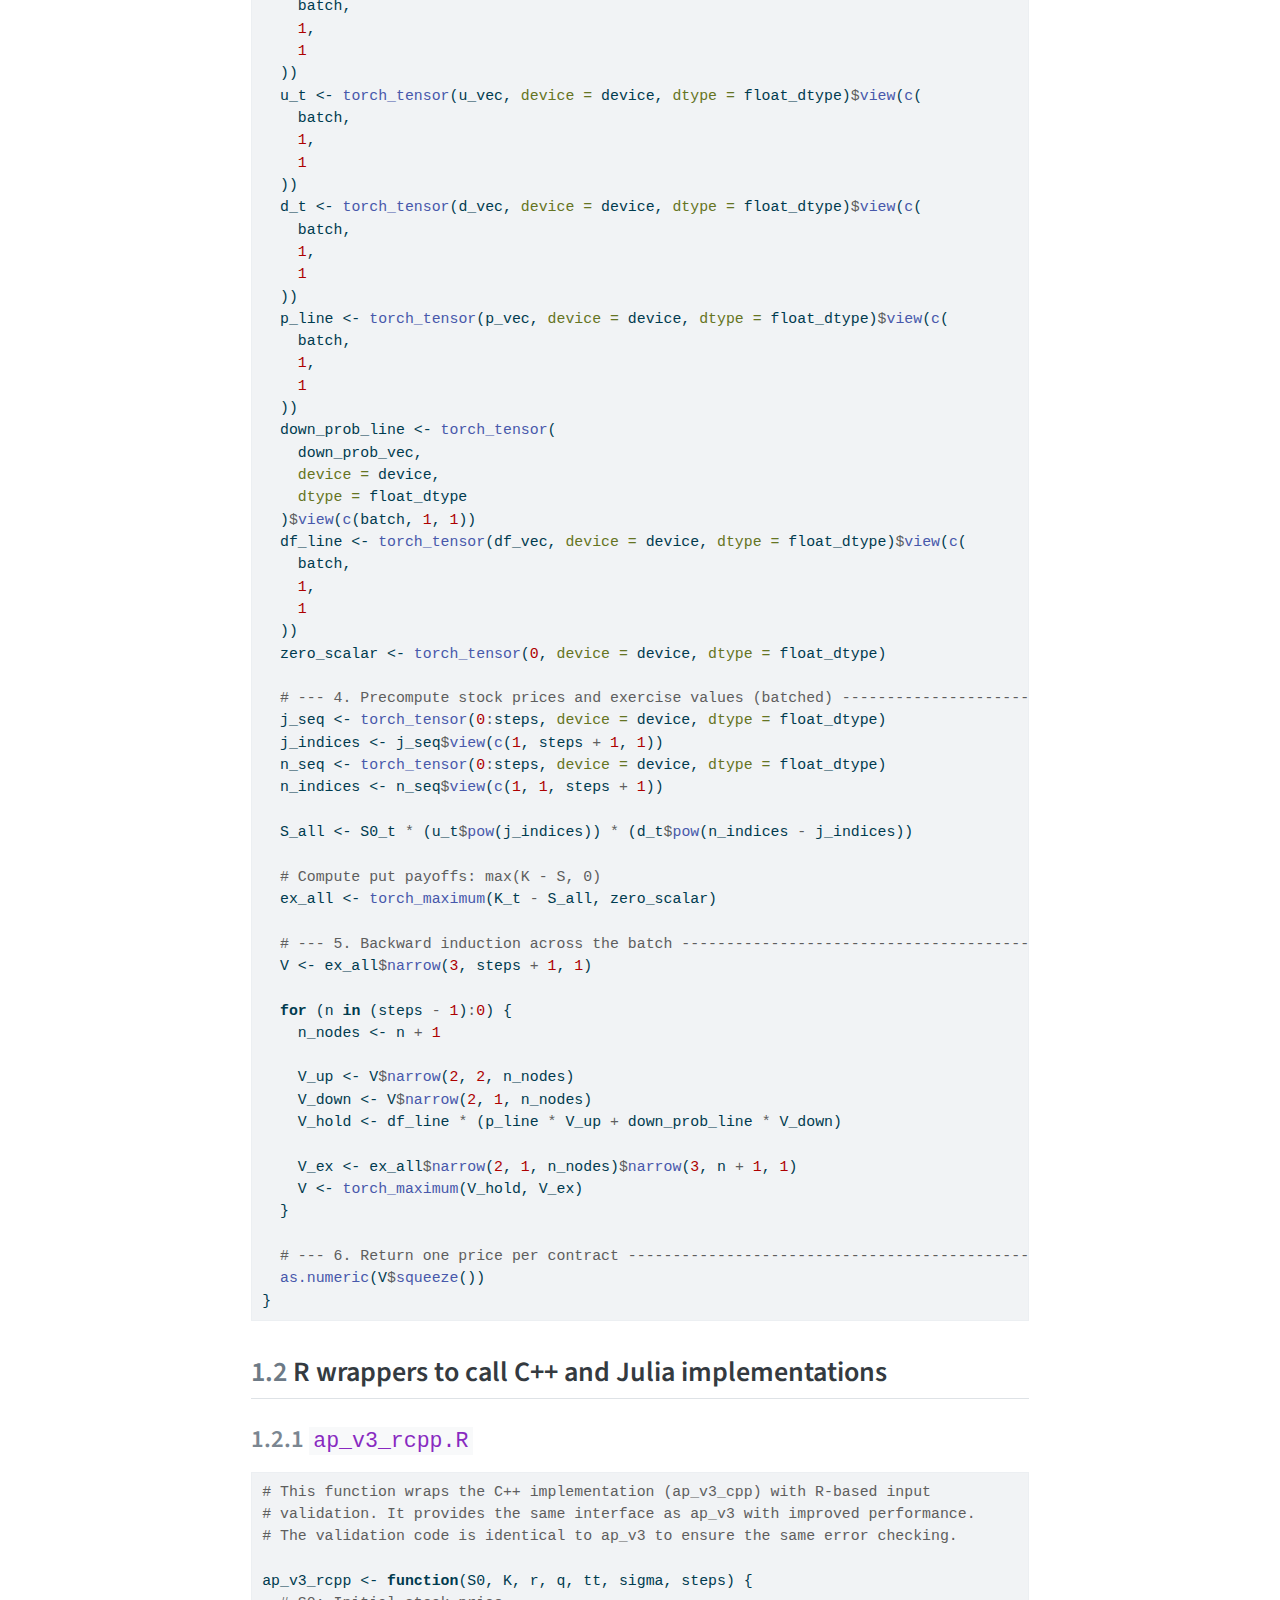
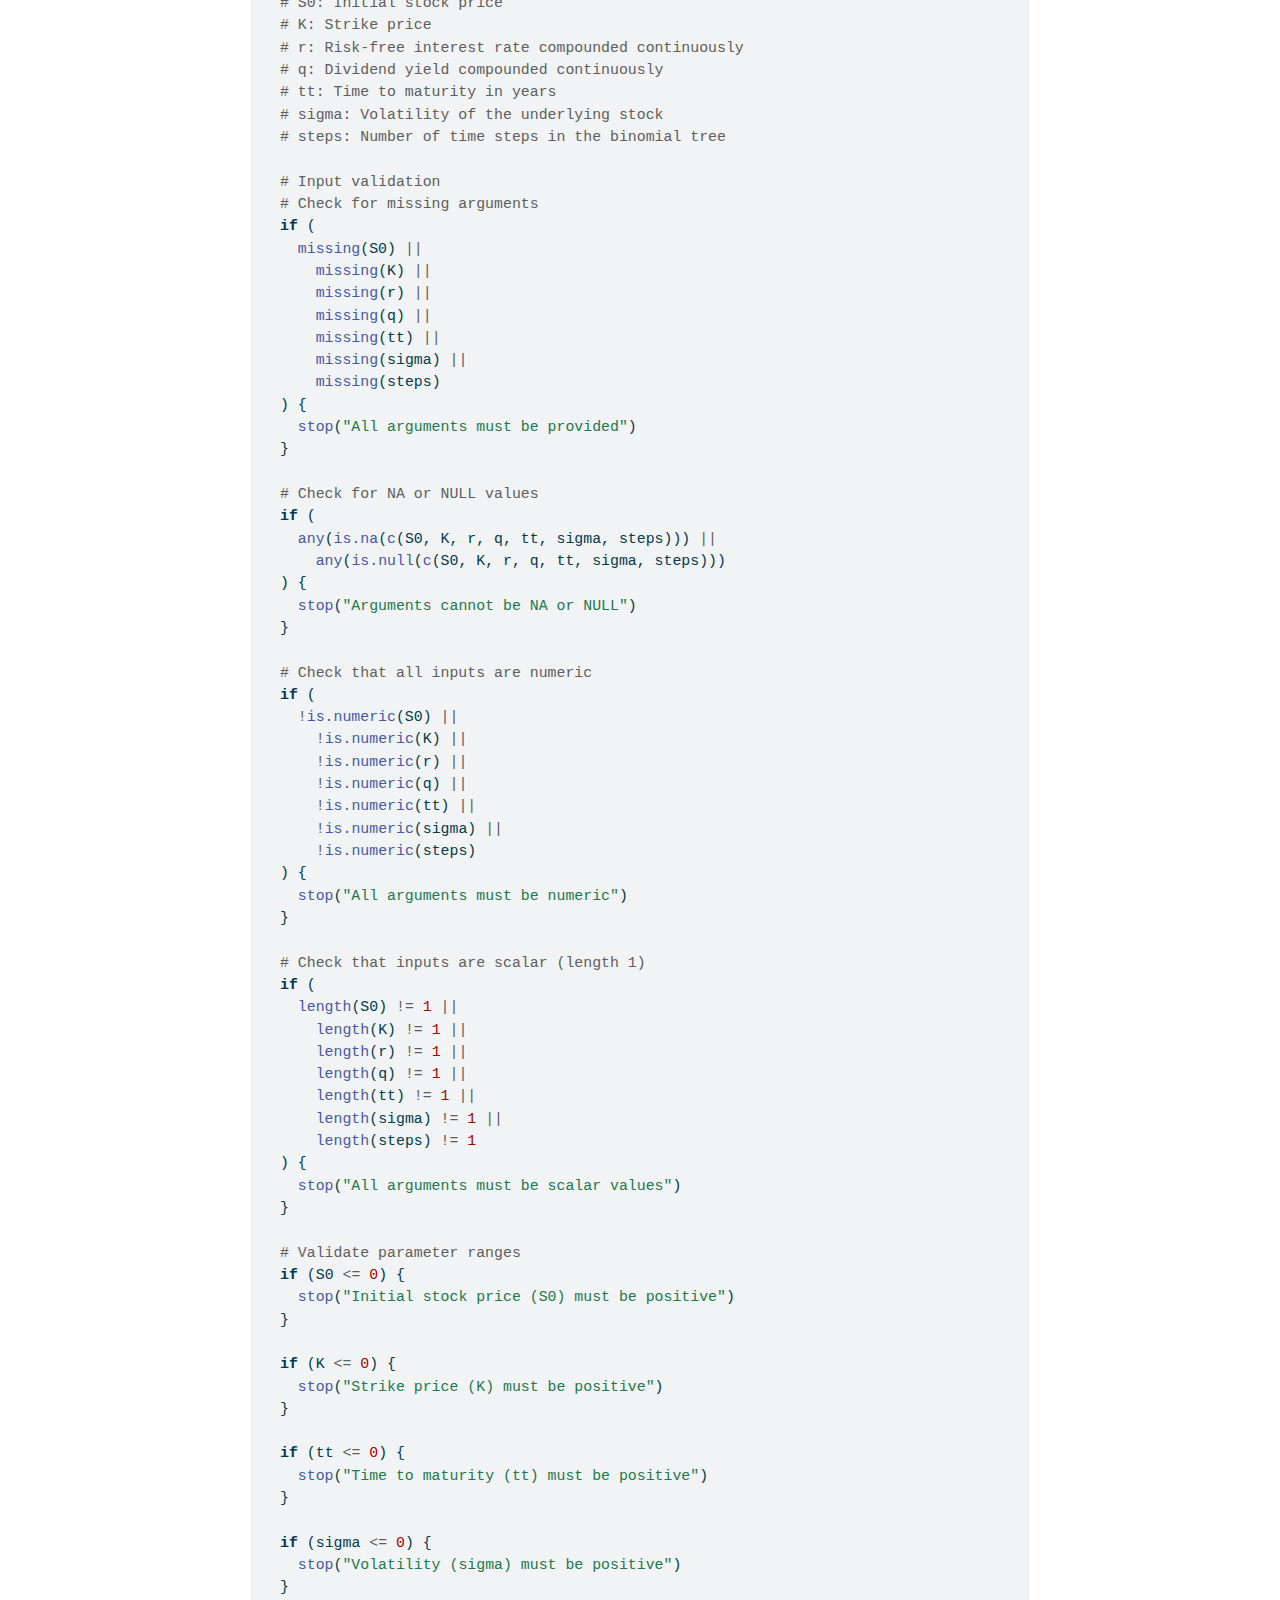
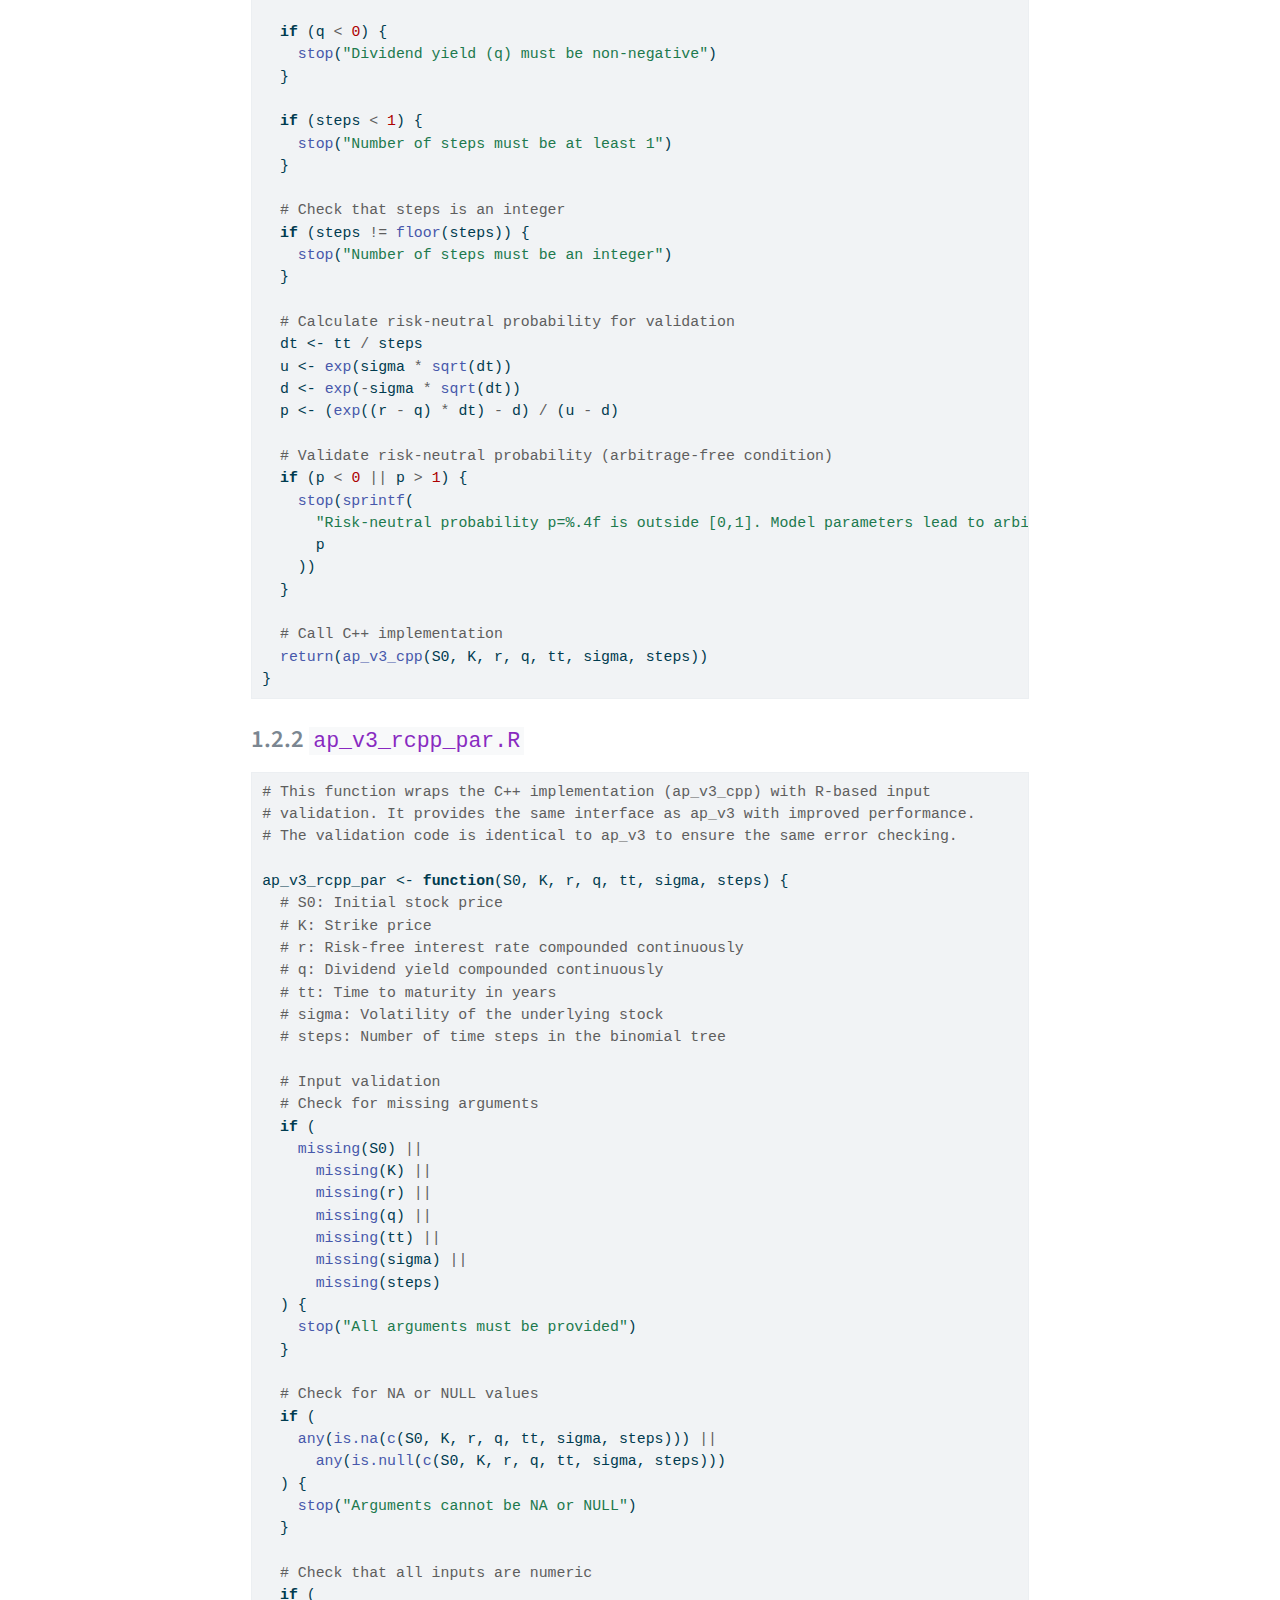
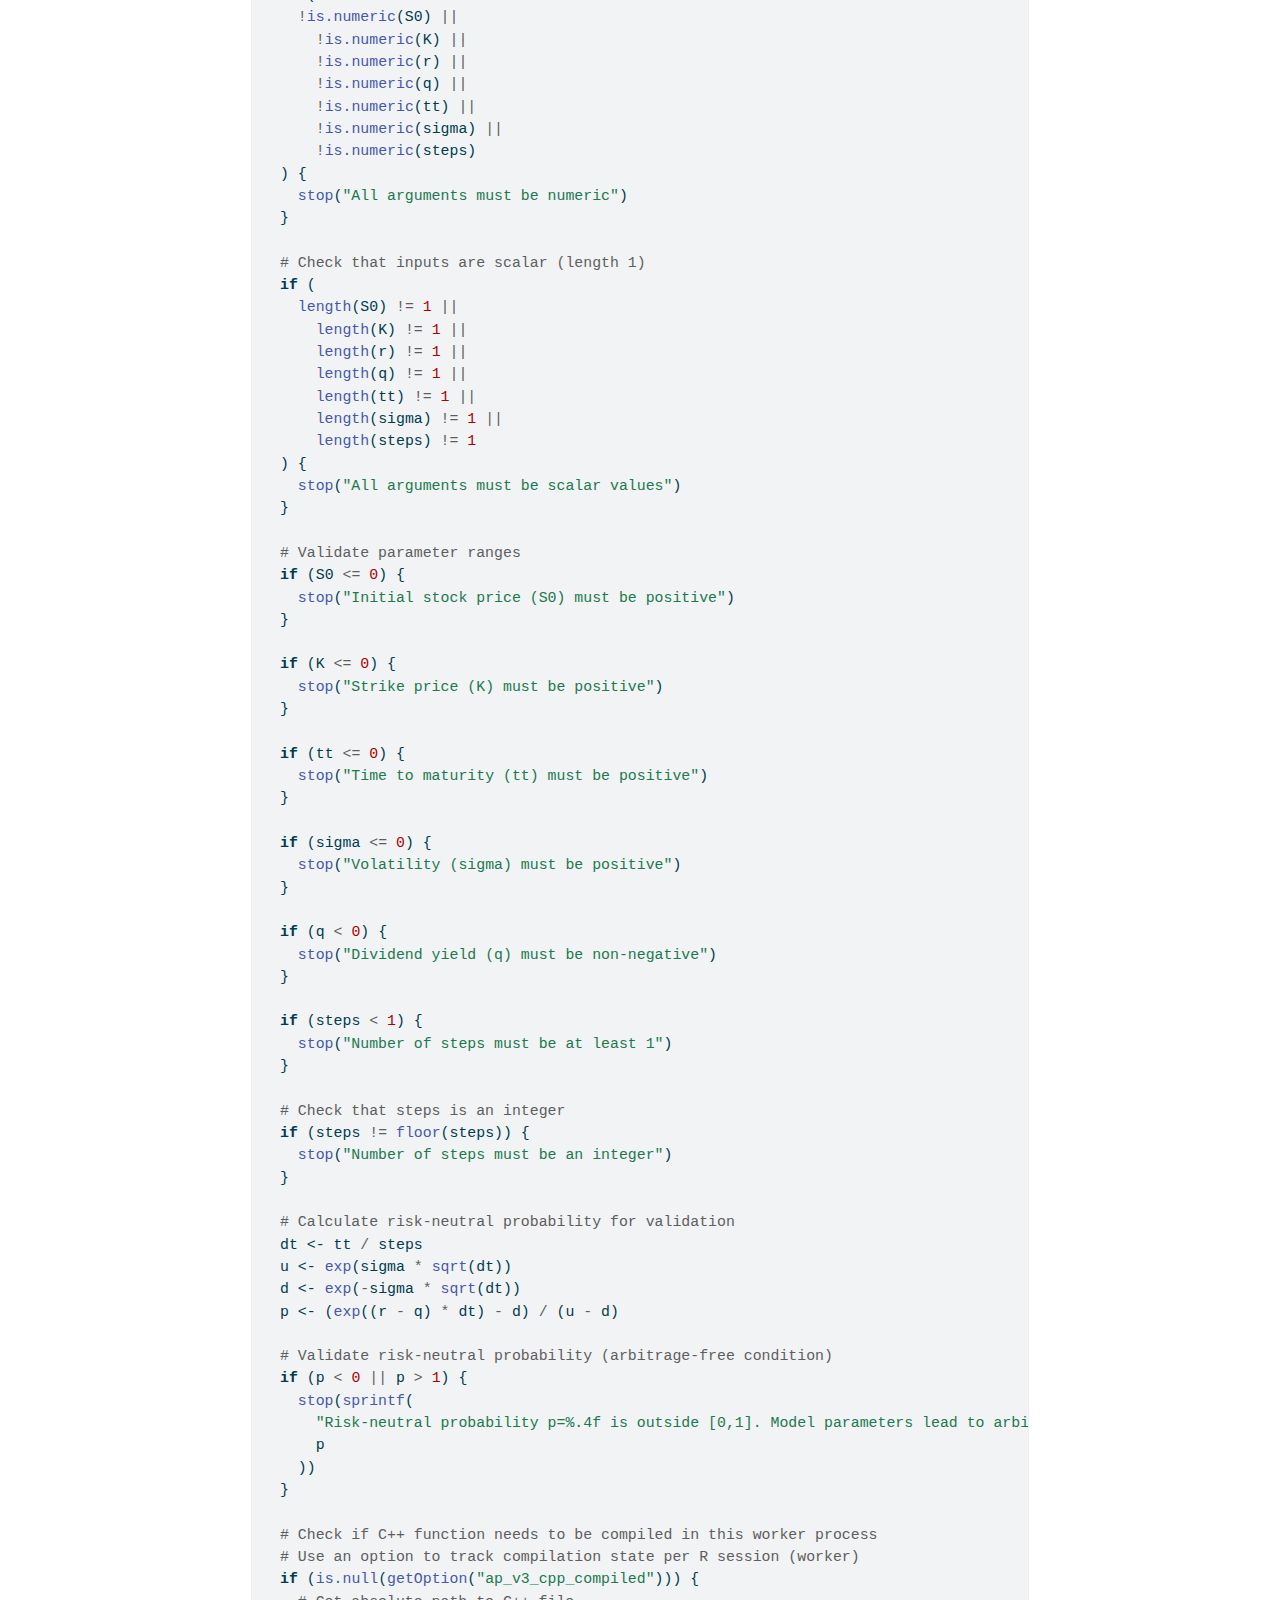
<file: code.html>
<!DOCTYPE html>
<html xmlns="http://www.w3.org/1999/xhtml" lang="en" xml:lang="en"><head>

<meta charset="utf-8">
<meta name="generator" content="quarto-1.8.26">

<meta name="viewport" content="width=device-width, initial-scale=1.0, user-scalable=yes">


<title>R, C++ and Julia code – BPlim Workshop 2025</title>
<style>
code{white-space: pre-wrap;}
span.smallcaps{font-variant: small-caps;}
div.columns{display: flex; gap: min(4vw, 1.5em);}
div.column{flex: auto; overflow-x: auto;}
div.hanging-indent{margin-left: 1.5em; text-indent: -1.5em;}
ul.task-list{list-style: none;}
ul.task-list li input[type="checkbox"] {
  width: 0.8em;
  margin: 0 0.8em 0.2em -1em; /* quarto-specific, see https://github.com/quarto-dev/quarto-cli/issues/4556 */ 
  vertical-align: middle;
}
/* CSS for syntax highlighting */
html { -webkit-text-size-adjust: 100%; }
pre > code.sourceCode { white-space: pre; position: relative; }
pre > code.sourceCode > span { display: inline-block; line-height: 1.25; }
pre > code.sourceCode > span:empty { height: 1.2em; }
.sourceCode { overflow: visible; }
code.sourceCode > span { color: inherit; text-decoration: inherit; }
div.sourceCode { margin: 1em 0; }
pre.sourceCode { margin: 0; }
@media screen {
div.sourceCode { overflow: auto; }
}
@media print {
pre > code.sourceCode { white-space: pre-wrap; }
pre > code.sourceCode > span { text-indent: -5em; padding-left: 5em; }
}
pre.numberSource code
  { counter-reset: source-line 0; }
pre.numberSource code > span
  { position: relative; left: -4em; counter-increment: source-line; }
pre.numberSource code > span > a:first-child::before
  { content: counter(source-line);
    position: relative; left: -1em; text-align: right; vertical-align: baseline;
    border: none; display: inline-block;
    -webkit-touch-callout: none; -webkit-user-select: none;
    -khtml-user-select: none; -moz-user-select: none;
    -ms-user-select: none; user-select: none;
    padding: 0 4px; width: 4em;
  }
pre.numberSource { margin-left: 3em;  padding-left: 4px; }
div.sourceCode
  {   }
@media screen {
pre > code.sourceCode > span > a:first-child::before { text-decoration: underline; }
}
</style>


<script src="site_libs/quarto-nav/quarto-nav.js"></script>
<script src="site_libs/quarto-nav/headroom.min.js"></script>
<script src="site_libs/clipboard/clipboard.min.js"></script>
<script src="site_libs/quarto-search/autocomplete.umd.js"></script>
<script src="site_libs/quarto-search/fuse.min.js"></script>
<script src="site_libs/quarto-search/quarto-search.js"></script>
<meta name="quarto:offset" content="./">
<script src="site_libs/quarto-html/quarto.js" type="module"></script>
<script src="site_libs/quarto-html/tabsets/tabsets.js" type="module"></script>
<script src="site_libs/quarto-html/axe/axe-check.js" type="module"></script>
<script src="site_libs/quarto-html/popper.min.js"></script>
<script src="site_libs/quarto-html/tippy.umd.min.js"></script>
<script src="site_libs/quarto-html/anchor.min.js"></script>
<link href="site_libs/quarto-html/tippy.css" rel="stylesheet">
<link href="site_libs/quarto-html/quarto-syntax-highlighting-587c61ba64f3a5504c4d52d930310e48.css" rel="stylesheet" id="quarto-text-highlighting-styles">
<script src="site_libs/bootstrap/bootstrap.min.js"></script>
<link href="site_libs/bootstrap/bootstrap-icons.css" rel="stylesheet">
<link href="site_libs/bootstrap/bootstrap-29a19b5acbeac218a8c860e48340d4df.min.css" rel="stylesheet" append-hash="true" id="quarto-bootstrap" data-mode="light">
<script id="quarto-search-options" type="application/json">{
  "location": "navbar",
  "copy-button": false,
  "collapse-after": 3,
  "panel-placement": "end",
  "type": "overlay",
  "limit": 50,
  "keyboard-shortcut": [
    "f",
    "/",
    "s"
  ],
  "show-item-context": false,
  "language": {
    "search-no-results-text": "No results",
    "search-matching-documents-text": "matching documents",
    "search-copy-link-title": "Copy link to search",
    "search-hide-matches-text": "Hide additional matches",
    "search-more-match-text": "more match in this document",
    "search-more-matches-text": "more matches in this document",
    "search-clear-button-title": "Clear",
    "search-text-placeholder": "",
    "search-detached-cancel-button-title": "Cancel",
    "search-submit-button-title": "Submit",
    "search-label": "Search"
  }
}</script>


</head>

<body class="nav-sidebar docked nav-fixed quarto-light">

<div id="quarto-search-results"></div>
  <header id="quarto-header" class="headroom fixed-top">
    <nav class="navbar navbar-expand-lg " data-bs-theme="dark">
      <div class="navbar-container container-fluid">
      <div class="navbar-brand-container mx-auto">
    <a class="navbar-brand" href="./index.html">
    <span class="navbar-title">BPlim Workshop 2025</span>
    </a>
  </div>
            <div id="quarto-search" class="" title="Search"></div>
          <button class="navbar-toggler" type="button" data-bs-toggle="collapse" data-bs-target="#navbarCollapse" aria-controls="navbarCollapse" role="menu" aria-expanded="false" aria-label="Toggle navigation" onclick="if (window.quartoToggleHeadroom) { window.quartoToggleHeadroom(); }">
  <span class="navbar-toggler-icon"></span>
</button>
          <div class="collapse navbar-collapse" id="navbarCollapse">
            <ul class="navbar-nav navbar-nav-scroll me-auto">
  <li class="nav-item">
    <a class="nav-link" href="./index.html"> 
<span class="menu-text">Home</span></a>
  </li>  
</ul>
          </div> <!-- /navcollapse -->
            <div class="quarto-navbar-tools">
    <a href="https://github.com/nareal/bplim_workshop_2025" title="" class="quarto-navigation-tool px-1" aria-label=""><i class="bi bi-github"></i></a>
</div>
      </div> <!-- /container-fluid -->
    </nav>
  <nav class="quarto-secondary-nav">
    <div class="container-fluid d-flex">
      <button type="button" class="quarto-btn-toggle btn" data-bs-toggle="collapse" role="button" data-bs-target=".quarto-sidebar-collapse-item" aria-controls="quarto-sidebar" aria-expanded="false" aria-label="Toggle sidebar navigation" onclick="if (window.quartoToggleHeadroom) { window.quartoToggleHeadroom(); }">
        <i class="bi bi-layout-text-sidebar-reverse"></i>
      </button>
        <nav class="quarto-page-breadcrumbs" aria-label="breadcrumb"><ol class="breadcrumb"><li class="breadcrumb-item"><a href="./code.html">R, C++ and Julia code</a></li></ol></nav>
        <a class="flex-grow-1" role="navigation" data-bs-toggle="collapse" data-bs-target=".quarto-sidebar-collapse-item" aria-controls="quarto-sidebar" aria-expanded="false" aria-label="Toggle sidebar navigation" onclick="if (window.quartoToggleHeadroom) { window.quartoToggleHeadroom(); }">      
        </a>
    </div>
  </nav>
</header>
<!-- content -->
<div id="quarto-content" class="quarto-container page-columns page-rows-contents page-layout-article page-navbar">
<!-- sidebar -->
  <nav id="quarto-sidebar" class="sidebar collapse collapse-horizontal quarto-sidebar-collapse-item sidebar-navigation docked overflow-auto">
    <div class="sidebar-menu-container"> 
    <ul class="list-unstyled mt-1">
        <li class="sidebar-item">
  <div class="sidebar-item-container"> 
  <a href="./slides/2025_bplim_workshop-slides.html" class="sidebar-item-text sidebar-link" target="_blank">
 <span class="menu-text">Workshop slides</span></a>
  </div>
</li>
        <li class="sidebar-item sidebar-item-section">
      <div class="sidebar-item-container"> 
            <a class="sidebar-item-text sidebar-link text-start" data-bs-toggle="collapse" data-bs-target="#quarto-sidebar-section-1" role="navigation" aria-expanded="true">
 <span class="menu-text">Notebooks</span></a>
          <a class="sidebar-item-toggle text-start" data-bs-toggle="collapse" data-bs-target="#quarto-sidebar-section-1" role="navigation" aria-expanded="true" aria-label="Toggle section">
            <i class="bi bi-chevron-right ms-2"></i>
          </a> 
      </div>
      <ul id="quarto-sidebar-section-1" class="collapse list-unstyled sidebar-section depth1 show">  
          <li class="sidebar-item">
  <div class="sidebar-item-container"> 
  <a href="./notebooks/01-create_option_parameters.html" class="sidebar-item-text sidebar-link">
 <span class="menu-text">Create option parameters - Test suite</span></a>
  </div>
</li>
          <li class="sidebar-item">
  <div class="sidebar-item-container"> 
  <a href="./notebooks/02-benchmark.html" class="sidebar-item-text sidebar-link">
 <span class="menu-text">Benchmarking different implementations</span></a>
  </div>
</li>
      </ul>
  </li>
        <li class="sidebar-item">
  <div class="sidebar-item-container"> 
  <a href="./code.html" class="sidebar-item-text sidebar-link active">
 <span class="menu-text">R, C++ and Julia code</span></a>
  </div>
</li>
        <li class="sidebar-item">
  <div class="sidebar-item-container"> 
  <a href="./r_package.html" class="sidebar-item-text sidebar-link">
 <span class="menu-text">R package</span></a>
  </div>
</li>
        <li class="sidebar-item">
  <div class="sidebar-item-container"> 
  <a href="./HDFE.html" class="sidebar-item-text sidebar-link">
 <span class="menu-text">Fast High-Dimensional Fixed Effects (HDFE)</span></a>
  </div>
</li>
    </ul>
    </div>
</nav>
<div id="quarto-sidebar-glass" class="quarto-sidebar-collapse-item" data-bs-toggle="collapse" data-bs-target=".quarto-sidebar-collapse-item"></div>
<!-- margin-sidebar -->
    <div id="quarto-margin-sidebar" class="sidebar margin-sidebar">
        <nav id="TOC" role="doc-toc" class="toc-active">
    <h2 id="toc-title">On this page</h2>
   
  <ul>
  <li><a href="#r-code" id="toc-r-code" class="nav-link active" data-scroll-target="#r-code"><span class="header-section-number">1</span> R Code</a>
  <ul class="collapse">
  <li><a href="#different-implementations-of-american-put-option-using-binomial-trees" id="toc-different-implementations-of-american-put-option-using-binomial-trees" class="nav-link" data-scroll-target="#different-implementations-of-american-put-option-using-binomial-trees"><span class="header-section-number">1.1</span> Different implementations of american put option using binomial trees</a>
  <ul class="collapse">
  <li><a href="#ap_naive.r" id="toc-ap_naive.r" class="nav-link" data-scroll-target="#ap_naive.r"><span class="header-section-number">1.1.1</span> <code>ap_naive.R</code></a></li>
  <li><a href="#ap_v1.r" id="toc-ap_v1.r" class="nav-link" data-scroll-target="#ap_v1.r"><span class="header-section-number">1.1.2</span> <code>ap_v1.R</code></a></li>
  <li><a href="#ap_v2.r" id="toc-ap_v2.r" class="nav-link" data-scroll-target="#ap_v2.r"><span class="header-section-number">1.1.3</span> <code>ap_v2.R</code></a></li>
  <li><a href="#ap_v3.r" id="toc-ap_v3.r" class="nav-link" data-scroll-target="#ap_v3.r"><span class="header-section-number">1.1.4</span> <code>ap_v3.R</code></a></li>
  <li><a href="#ap_v3_torch.r" id="toc-ap_v3_torch.r" class="nav-link" data-scroll-target="#ap_v3_torch.r"><span class="header-section-number">1.1.5</span> <code>ap_v3_torch.R</code></a></li>
  </ul></li>
  <li><a href="#r-wrappers-to-call-c-and-julia-implementations" id="toc-r-wrappers-to-call-c-and-julia-implementations" class="nav-link" data-scroll-target="#r-wrappers-to-call-c-and-julia-implementations"><span class="header-section-number">1.2</span> R wrappers to call C++ and Julia implementations</a>
  <ul class="collapse">
  <li><a href="#ap_v3_rcpp.r" id="toc-ap_v3_rcpp.r" class="nav-link" data-scroll-target="#ap_v3_rcpp.r"><span class="header-section-number">1.2.1</span> <code>ap_v3_rcpp.R</code></a></li>
  <li><a href="#ap_v3_rcpp_par.r" id="toc-ap_v3_rcpp_par.r" class="nav-link" data-scroll-target="#ap_v3_rcpp_par.r"><span class="header-section-number">1.2.2</span> <code>ap_v3_rcpp_par.R</code></a></li>
  <li><a href="#ap_v3_julia.r" id="toc-ap_v3_julia.r" class="nav-link" data-scroll-target="#ap_v3_julia.r"><span class="header-section-number">1.2.3</span> <code>ap_v3_julia.R</code></a></li>
  </ul></li>
  </ul></li>
  <li><a href="#c-code" id="toc-c-code" class="nav-link" data-scroll-target="#c-code"><span class="header-section-number">2</span> C++ Code</a></li>
  <li><a href="#julia-code" id="toc-julia-code" class="nav-link" data-scroll-target="#julia-code"><span class="header-section-number">3</span> Julia Code</a></li>
  </ul>
</nav>
    </div>
<!-- main -->
<main class="content" id="quarto-document-content">

<header id="title-block-header" class="quarto-title-block default">
<div class="quarto-title">
<h1 class="title">R, C++ and Julia code</h1>
</div>



<div class="quarto-title-meta">

    
  
    
  </div>
  


</header>


<p>You can find below the functions implemented in R, C++ and Julia.</p>
<section id="r-code" class="level1" data-number="1">
<h1 data-number="1"><span class="header-section-number">1</span> R Code</h1>
<section id="different-implementations-of-american-put-option-using-binomial-trees" class="level2" data-number="1.1">
<h2 data-number="1.1" class="anchored" data-anchor-id="different-implementations-of-american-put-option-using-binomial-trees"><span class="header-section-number">1.1</span> Different implementations of american put option using binomial trees</h2>
<section id="ap_naive.r" class="level3" data-number="1.1.1">
<h3 data-number="1.1.1" class="anchored" data-anchor-id="ap_naive.r"><span class="header-section-number">1.1.1</span> <code>ap_naive.R</code></h3>
<div class="cell">
<div class="code-copy-outer-scaffold"><div class="sourceCode cell-code" id="cb1"><pre class="sourceCode r code-with-copy"><code class="sourceCode r"><span id="cb1-1"><a href="#cb1-1" aria-hidden="true" tabindex="-1"></a><span class="co"># This function implements a bionomial tree algorithm for</span></span>
<span id="cb1-2"><a href="#cb1-2" aria-hidden="true" tabindex="-1"></a><span class="co"># valuing American put options using Cox-Ross-Rubinstein parameters.</span></span>
<span id="cb1-3"><a href="#cb1-3" aria-hidden="true" tabindex="-1"></a></span>
<span id="cb1-4"><a href="#cb1-4" aria-hidden="true" tabindex="-1"></a>ap_naive <span class="ot">&lt;-</span> <span class="cf">function</span>(S0, K, r, q, tt, sigma, steps) {</span>
<span id="cb1-5"><a href="#cb1-5" aria-hidden="true" tabindex="-1"></a>  <span class="co"># S0: Initial stock price</span></span>
<span id="cb1-6"><a href="#cb1-6" aria-hidden="true" tabindex="-1"></a>  <span class="co"># K: Strike price</span></span>
<span id="cb1-7"><a href="#cb1-7" aria-hidden="true" tabindex="-1"></a>  <span class="co"># r: Risk-free interest rate compounded continuously</span></span>
<span id="cb1-8"><a href="#cb1-8" aria-hidden="true" tabindex="-1"></a>  <span class="co"># q: Dividend yield compounded continuously</span></span>
<span id="cb1-9"><a href="#cb1-9" aria-hidden="true" tabindex="-1"></a>  <span class="co"># tt: Time to maturity in years</span></span>
<span id="cb1-10"><a href="#cb1-10" aria-hidden="true" tabindex="-1"></a>  <span class="co"># sigma: Volatility of the underlying stock</span></span>
<span id="cb1-11"><a href="#cb1-11" aria-hidden="true" tabindex="-1"></a>  <span class="co"># steps: Number of time steps in the binomial tree</span></span>
<span id="cb1-12"><a href="#cb1-12" aria-hidden="true" tabindex="-1"></a></span>
<span id="cb1-13"><a href="#cb1-13" aria-hidden="true" tabindex="-1"></a>  dt <span class="ot">&lt;-</span> tt <span class="sc">/</span> steps <span class="co"># time between steps</span></span>
<span id="cb1-14"><a href="#cb1-14" aria-hidden="true" tabindex="-1"></a>  u <span class="ot">&lt;-</span> <span class="fu">exp</span>(sigma <span class="sc">*</span> <span class="fu">sqrt</span>(dt)) <span class="co"># Up factor</span></span>
<span id="cb1-15"><a href="#cb1-15" aria-hidden="true" tabindex="-1"></a>  d <span class="ot">&lt;-</span> <span class="fu">exp</span>(<span class="sc">-</span>sigma <span class="sc">*</span> <span class="fu">sqrt</span>(dt)) <span class="co"># Down factor</span></span>
<span id="cb1-16"><a href="#cb1-16" aria-hidden="true" tabindex="-1"></a>  p <span class="ot">&lt;-</span> (<span class="fu">exp</span>((r <span class="sc">-</span> q) <span class="sc">*</span> dt) <span class="sc">-</span> d) <span class="sc">/</span> (u <span class="sc">-</span> d) <span class="co"># Risk-neutral probability</span></span>
<span id="cb1-17"><a href="#cb1-17" aria-hidden="true" tabindex="-1"></a></span>
<span id="cb1-18"><a href="#cb1-18" aria-hidden="true" tabindex="-1"></a>  <span class="co"># Initialize matrices for asset prices and option values</span></span>
<span id="cb1-19"><a href="#cb1-19" aria-hidden="true" tabindex="-1"></a>  <span class="co"># Rows represent nodes (i), columns represent time steps (j)</span></span>
<span id="cb1-20"><a href="#cb1-20" aria-hidden="true" tabindex="-1"></a>  asset_prices <span class="ot">&lt;-</span> <span class="fu">matrix</span>(<span class="cn">NA</span>, <span class="at">nrow =</span> steps <span class="sc">+</span> <span class="dv">1</span>, <span class="at">ncol =</span> steps <span class="sc">+</span> <span class="dv">1</span>)</span>
<span id="cb1-21"><a href="#cb1-21" aria-hidden="true" tabindex="-1"></a>  option_values <span class="ot">&lt;-</span> <span class="fu">matrix</span>(<span class="cn">NA</span>, <span class="at">nrow =</span> steps <span class="sc">+</span> <span class="dv">1</span>, <span class="at">ncol =</span> steps <span class="sc">+</span> <span class="dv">1</span>)</span>
<span id="cb1-22"><a href="#cb1-22" aria-hidden="true" tabindex="-1"></a></span>
<span id="cb1-23"><a href="#cb1-23" aria-hidden="true" tabindex="-1"></a>  <span class="co"># Fill in asset prices for all nodes in the tree (lower triangular)</span></span>
<span id="cb1-24"><a href="#cb1-24" aria-hidden="true" tabindex="-1"></a>  <span class="cf">for</span> (j <span class="cf">in</span> <span class="dv">1</span><span class="sc">:</span>(steps <span class="sc">+</span> <span class="dv">1</span>)) {</span>
<span id="cb1-25"><a href="#cb1-25" aria-hidden="true" tabindex="-1"></a>    <span class="cf">for</span> (i <span class="cf">in</span> (steps <span class="sc">+</span> <span class="dv">2</span> <span class="sc">-</span> j)<span class="sc">:</span>(steps <span class="sc">+</span> <span class="dv">1</span>)) {</span>
<span id="cb1-26"><a href="#cb1-26" aria-hidden="true" tabindex="-1"></a>      asset_prices[i, j] <span class="ot">&lt;-</span> S0 <span class="sc">*</span> u<span class="sc">^</span>(steps <span class="sc">+</span> <span class="dv">1</span> <span class="sc">-</span> i) <span class="sc">*</span> d<span class="sc">^</span>(i <span class="sc">+</span> j <span class="sc">-</span> steps <span class="sc">-</span> <span class="dv">2</span>)</span>
<span id="cb1-27"><a href="#cb1-27" aria-hidden="true" tabindex="-1"></a>    }</span>
<span id="cb1-28"><a href="#cb1-28" aria-hidden="true" tabindex="-1"></a>  }</span>
<span id="cb1-29"><a href="#cb1-29" aria-hidden="true" tabindex="-1"></a></span>
<span id="cb1-30"><a href="#cb1-30" aria-hidden="true" tabindex="-1"></a>  <span class="co"># Initialize option values at maturity (last column)</span></span>
<span id="cb1-31"><a href="#cb1-31" aria-hidden="true" tabindex="-1"></a>  <span class="cf">for</span> (i <span class="cf">in</span> <span class="dv">1</span><span class="sc">:</span>(steps <span class="sc">+</span> <span class="dv">1</span>)) {</span>
<span id="cb1-32"><a href="#cb1-32" aria-hidden="true" tabindex="-1"></a>    option_values[i, steps <span class="sc">+</span> <span class="dv">1</span>] <span class="ot">&lt;-</span> <span class="fu">max</span>(K <span class="sc">-</span> asset_prices[i, steps <span class="sc">+</span> <span class="dv">1</span>], <span class="dv">0</span>)</span>
<span id="cb1-33"><a href="#cb1-33" aria-hidden="true" tabindex="-1"></a>  }</span>
<span id="cb1-34"><a href="#cb1-34" aria-hidden="true" tabindex="-1"></a></span>
<span id="cb1-35"><a href="#cb1-35" aria-hidden="true" tabindex="-1"></a>  <span class="co"># Backward induction to calculate option price at earlier nodes</span></span>
<span id="cb1-36"><a href="#cb1-36" aria-hidden="true" tabindex="-1"></a>  <span class="co"># i - node, j - time step</span></span>
<span id="cb1-37"><a href="#cb1-37" aria-hidden="true" tabindex="-1"></a>  <span class="cf">for</span> (j <span class="cf">in</span> steps<span class="sc">:</span><span class="dv">1</span>) {</span>
<span id="cb1-38"><a href="#cb1-38" aria-hidden="true" tabindex="-1"></a>    <span class="cf">for</span> (i <span class="cf">in</span> (steps <span class="sc">+</span> <span class="dv">2</span> <span class="sc">-</span> j)<span class="sc">:</span>(steps <span class="sc">+</span> <span class="dv">1</span>)) {</span>
<span id="cb1-39"><a href="#cb1-39" aria-hidden="true" tabindex="-1"></a>      <span class="co"># Calculate continuation value</span></span>
<span id="cb1-40"><a href="#cb1-40" aria-hidden="true" tabindex="-1"></a>      option_values[i, j] <span class="ot">&lt;-</span></span>
<span id="cb1-41"><a href="#cb1-41" aria-hidden="true" tabindex="-1"></a>        (p <span class="sc">*</span> option_values[i <span class="sc">-</span> <span class="dv">1</span>, j <span class="sc">+</span> <span class="dv">1</span>] <span class="sc">+</span> (<span class="dv">1</span> <span class="sc">-</span> p) <span class="sc">*</span> option_values[i, j <span class="sc">+</span> <span class="dv">1</span>]) <span class="sc">*</span></span>
<span id="cb1-42"><a href="#cb1-42" aria-hidden="true" tabindex="-1"></a>        <span class="fu">exp</span>(<span class="sc">-</span>r <span class="sc">*</span> dt)</span>
<span id="cb1-43"><a href="#cb1-43" aria-hidden="true" tabindex="-1"></a></span>
<span id="cb1-44"><a href="#cb1-44" aria-hidden="true" tabindex="-1"></a>      <span class="co"># Check for early exercise</span></span>
<span id="cb1-45"><a href="#cb1-45" aria-hidden="true" tabindex="-1"></a>      intrinsic_value <span class="ot">&lt;-</span> K <span class="sc">-</span> asset_prices[i, j]</span>
<span id="cb1-46"><a href="#cb1-46" aria-hidden="true" tabindex="-1"></a>      option_values[i, j] <span class="ot">&lt;-</span> <span class="fu">max</span>(option_values[i, j], intrinsic_value)</span>
<span id="cb1-47"><a href="#cb1-47" aria-hidden="true" tabindex="-1"></a>    }</span>
<span id="cb1-48"><a href="#cb1-48" aria-hidden="true" tabindex="-1"></a>  }</span>
<span id="cb1-49"><a href="#cb1-49" aria-hidden="true" tabindex="-1"></a></span>
<span id="cb1-50"><a href="#cb1-50" aria-hidden="true" tabindex="-1"></a>  <span class="fu">return</span>(option_values[steps <span class="sc">+</span> <span class="dv">1</span>, <span class="dv">1</span>]) <span class="co"># Option price at the root node</span></span>
<span id="cb1-51"><a href="#cb1-51" aria-hidden="true" tabindex="-1"></a>}</span></code></pre></div><button title="Copy to Clipboard" class="code-copy-button"><i class="bi"></i></button></div>
</div>
</section>
<section id="ap_v1.r" class="level3" data-number="1.1.2">
<h3 data-number="1.1.2" class="anchored" data-anchor-id="ap_v1.r"><span class="header-section-number">1.1.2</span> <code>ap_v1.R</code></h3>
<div class="cell">
<div class="code-copy-outer-scaffold"><div class="sourceCode cell-code" id="cb2"><pre class="sourceCode r code-with-copy"><code class="sourceCode r"><span id="cb2-1"><a href="#cb2-1" aria-hidden="true" tabindex="-1"></a><span class="co"># This function implements an optimized binomial tree algorithm for</span></span>
<span id="cb2-2"><a href="#cb2-2" aria-hidden="true" tabindex="-1"></a><span class="co"># valuing American put options using Cox-Ross-Rubinstein parameters.</span></span>
<span id="cb2-3"><a href="#cb2-3" aria-hidden="true" tabindex="-1"></a><span class="co"># Optimization:</span></span>
<span id="cb2-4"><a href="#cb2-4" aria-hidden="true" tabindex="-1"></a><span class="co"># Uses vectors instead of matrices and calculates asset prices on the fly.</span></span>
<span id="cb2-5"><a href="#cb2-5" aria-hidden="true" tabindex="-1"></a></span>
<span id="cb2-6"><a href="#cb2-6" aria-hidden="true" tabindex="-1"></a>ap_v1 <span class="ot">&lt;-</span> <span class="cf">function</span>(S0, K, r, q, tt, sigma, steps) {</span>
<span id="cb2-7"><a href="#cb2-7" aria-hidden="true" tabindex="-1"></a>  <span class="co"># S0: Initial stock price</span></span>
<span id="cb2-8"><a href="#cb2-8" aria-hidden="true" tabindex="-1"></a>  <span class="co"># K: Strike price</span></span>
<span id="cb2-9"><a href="#cb2-9" aria-hidden="true" tabindex="-1"></a>  <span class="co"># r: Risk-free interest rate compounded continuously</span></span>
<span id="cb2-10"><a href="#cb2-10" aria-hidden="true" tabindex="-1"></a>  <span class="co"># q: Dividend yield compounded continuously</span></span>
<span id="cb2-11"><a href="#cb2-11" aria-hidden="true" tabindex="-1"></a>  <span class="co"># tt: Time to maturity in years</span></span>
<span id="cb2-12"><a href="#cb2-12" aria-hidden="true" tabindex="-1"></a>  <span class="co"># sigma: Volatility of the underlying stock</span></span>
<span id="cb2-13"><a href="#cb2-13" aria-hidden="true" tabindex="-1"></a>  <span class="co"># steps: Number of time steps in the binomial tree</span></span>
<span id="cb2-14"><a href="#cb2-14" aria-hidden="true" tabindex="-1"></a></span>
<span id="cb2-15"><a href="#cb2-15" aria-hidden="true" tabindex="-1"></a>  dt <span class="ot">&lt;-</span> tt <span class="sc">/</span> steps <span class="co"># time between steps</span></span>
<span id="cb2-16"><a href="#cb2-16" aria-hidden="true" tabindex="-1"></a>  u <span class="ot">&lt;-</span> <span class="fu">exp</span>(sigma <span class="sc">*</span> <span class="fu">sqrt</span>(dt)) <span class="co"># Up factor</span></span>
<span id="cb2-17"><a href="#cb2-17" aria-hidden="true" tabindex="-1"></a>  d <span class="ot">&lt;-</span> <span class="fu">exp</span>(<span class="sc">-</span>sigma <span class="sc">*</span> <span class="fu">sqrt</span>(dt)) <span class="co"># Down factor</span></span>
<span id="cb2-18"><a href="#cb2-18" aria-hidden="true" tabindex="-1"></a>  p <span class="ot">&lt;-</span> (<span class="fu">exp</span>((r <span class="sc">-</span> q) <span class="sc">*</span> dt) <span class="sc">-</span> d) <span class="sc">/</span> (u <span class="sc">-</span> d) <span class="co"># Risk-neutral probability</span></span>
<span id="cb2-19"><a href="#cb2-19" aria-hidden="true" tabindex="-1"></a>  disc <span class="ot">&lt;-</span> <span class="fu">exp</span>(<span class="sc">-</span>r <span class="sc">*</span> dt) <span class="co"># Discount factor</span></span>
<span id="cb2-20"><a href="#cb2-20" aria-hidden="true" tabindex="-1"></a></span>
<span id="cb2-21"><a href="#cb2-21" aria-hidden="true" tabindex="-1"></a>  <span class="co"># Initialize option values at maturity</span></span>
<span id="cb2-22"><a href="#cb2-22" aria-hidden="true" tabindex="-1"></a>  <span class="co"># Vector size is steps + 1 (for nodes 0 to steps)</span></span>
<span id="cb2-23"><a href="#cb2-23" aria-hidden="true" tabindex="-1"></a>  option_values <span class="ot">&lt;-</span> <span class="fu">numeric</span>(steps <span class="sc">+</span> <span class="dv">1</span>)</span>
<span id="cb2-24"><a href="#cb2-24" aria-hidden="true" tabindex="-1"></a></span>
<span id="cb2-25"><a href="#cb2-25" aria-hidden="true" tabindex="-1"></a>  <span class="co"># Calculate option values at maturity</span></span>
<span id="cb2-26"><a href="#cb2-26" aria-hidden="true" tabindex="-1"></a>  <span class="cf">for</span> (i <span class="cf">in</span> <span class="dv">1</span><span class="sc">:</span>(steps <span class="sc">+</span> <span class="dv">1</span>)) {</span>
<span id="cb2-27"><a href="#cb2-27" aria-hidden="true" tabindex="-1"></a>    <span class="co"># At maturity, node i has (steps + 1 - i) up moves and (i - 1) down moves</span></span>
<span id="cb2-28"><a href="#cb2-28" aria-hidden="true" tabindex="-1"></a>    asset_price <span class="ot">&lt;-</span> S0 <span class="sc">*</span> u<span class="sc">^</span>(steps <span class="sc">+</span> <span class="dv">1</span> <span class="sc">-</span> i) <span class="sc">*</span> d<span class="sc">^</span>(i <span class="sc">-</span> <span class="dv">1</span>)</span>
<span id="cb2-29"><a href="#cb2-29" aria-hidden="true" tabindex="-1"></a>    option_values[i] <span class="ot">&lt;-</span> <span class="fu">max</span>(K <span class="sc">-</span> asset_price, <span class="dv">0</span>)</span>
<span id="cb2-30"><a href="#cb2-30" aria-hidden="true" tabindex="-1"></a>  }</span>
<span id="cb2-31"><a href="#cb2-31" aria-hidden="true" tabindex="-1"></a></span>
<span id="cb2-32"><a href="#cb2-32" aria-hidden="true" tabindex="-1"></a>  <span class="co"># Backward induction to calculate option price at earlier nodes</span></span>
<span id="cb2-33"><a href="#cb2-33" aria-hidden="true" tabindex="-1"></a>  <span class="cf">for</span> (j <span class="cf">in</span> steps<span class="sc">:</span><span class="dv">1</span>) {</span>
<span id="cb2-34"><a href="#cb2-34" aria-hidden="true" tabindex="-1"></a>    <span class="co"># At time step j, we have j nodes</span></span>
<span id="cb2-35"><a href="#cb2-35" aria-hidden="true" tabindex="-1"></a>    <span class="cf">for</span> (i <span class="cf">in</span> <span class="dv">1</span><span class="sc">:</span>j) {</span>
<span id="cb2-36"><a href="#cb2-36" aria-hidden="true" tabindex="-1"></a>      <span class="co"># Calculate continuation value</span></span>
<span id="cb2-37"><a href="#cb2-37" aria-hidden="true" tabindex="-1"></a>      option_values[i] <span class="ot">&lt;-</span> (p <span class="sc">*</span></span>
<span id="cb2-38"><a href="#cb2-38" aria-hidden="true" tabindex="-1"></a>        option_values[i] <span class="sc">+</span></span>
<span id="cb2-39"><a href="#cb2-39" aria-hidden="true" tabindex="-1"></a>        (<span class="dv">1</span> <span class="sc">-</span> p) <span class="sc">*</span> option_values[i <span class="sc">+</span> <span class="dv">1</span>]) <span class="sc">*</span></span>
<span id="cb2-40"><a href="#cb2-40" aria-hidden="true" tabindex="-1"></a>        disc</span>
<span id="cb2-41"><a href="#cb2-41" aria-hidden="true" tabindex="-1"></a></span>
<span id="cb2-42"><a href="#cb2-42" aria-hidden="true" tabindex="-1"></a>      <span class="co"># Calculate asset price for early exercise check</span></span>
<span id="cb2-43"><a href="#cb2-43" aria-hidden="true" tabindex="-1"></a>      <span class="co"># At time step j-1, node i has (j - i) up moves and (i - 1) down moves</span></span>
<span id="cb2-44"><a href="#cb2-44" aria-hidden="true" tabindex="-1"></a>      asset_price <span class="ot">&lt;-</span> S0 <span class="sc">*</span> u<span class="sc">^</span>(j <span class="sc">-</span> i) <span class="sc">*</span> d<span class="sc">^</span>(i <span class="sc">-</span> <span class="dv">1</span>)</span>
<span id="cb2-45"><a href="#cb2-45" aria-hidden="true" tabindex="-1"></a></span>
<span id="cb2-46"><a href="#cb2-46" aria-hidden="true" tabindex="-1"></a>      <span class="co"># Check for early exercise</span></span>
<span id="cb2-47"><a href="#cb2-47" aria-hidden="true" tabindex="-1"></a>      intrinsic_value <span class="ot">&lt;-</span> K <span class="sc">-</span> asset_price</span>
<span id="cb2-48"><a href="#cb2-48" aria-hidden="true" tabindex="-1"></a>      option_values[i] <span class="ot">&lt;-</span> <span class="fu">max</span>(option_values[i], intrinsic_value)</span>
<span id="cb2-49"><a href="#cb2-49" aria-hidden="true" tabindex="-1"></a>    }</span>
<span id="cb2-50"><a href="#cb2-50" aria-hidden="true" tabindex="-1"></a>  }</span>
<span id="cb2-51"><a href="#cb2-51" aria-hidden="true" tabindex="-1"></a></span>
<span id="cb2-52"><a href="#cb2-52" aria-hidden="true" tabindex="-1"></a>  <span class="fu">return</span>(option_values[<span class="dv">1</span>]) <span class="co"># Option price at the root node</span></span>
<span id="cb2-53"><a href="#cb2-53" aria-hidden="true" tabindex="-1"></a>}</span></code></pre></div><button title="Copy to Clipboard" class="code-copy-button"><i class="bi"></i></button></div>
</div>
</section>
<section id="ap_v2.r" class="level3" data-number="1.1.3">
<h3 data-number="1.1.3" class="anchored" data-anchor-id="ap_v2.r"><span class="header-section-number">1.1.3</span> <code>ap_v2.R</code></h3>
<div class="cell">
<div class="code-copy-outer-scaffold"><div class="sourceCode cell-code" id="cb3"><pre class="sourceCode r code-with-copy"><code class="sourceCode r"><span id="cb3-1"><a href="#cb3-1" aria-hidden="true" tabindex="-1"></a><span class="co"># This function implements an optimized binomial tree algorithm for</span></span>
<span id="cb3-2"><a href="#cb3-2" aria-hidden="true" tabindex="-1"></a><span class="co"># valuing American put options using Cox-Ross-Rubinstein parameters.</span></span>
<span id="cb3-3"><a href="#cb3-3" aria-hidden="true" tabindex="-1"></a><span class="co"># Optimization:</span></span>
<span id="cb3-4"><a href="#cb3-4" aria-hidden="true" tabindex="-1"></a><span class="co"># Uses vectors instead of matrices and calculates asset prices on the fly</span></span>
<span id="cb3-5"><a href="#cb3-5" aria-hidden="true" tabindex="-1"></a><span class="co"># and removes one loop in relation to ap_v1.</span></span>
<span id="cb3-6"><a href="#cb3-6" aria-hidden="true" tabindex="-1"></a></span>
<span id="cb3-7"><a href="#cb3-7" aria-hidden="true" tabindex="-1"></a>ap_v2 <span class="ot">&lt;-</span> <span class="cf">function</span>(S0, K, r, q, tt, sigma, steps) {</span>
<span id="cb3-8"><a href="#cb3-8" aria-hidden="true" tabindex="-1"></a>  <span class="co"># S0: Initial stock price</span></span>
<span id="cb3-9"><a href="#cb3-9" aria-hidden="true" tabindex="-1"></a>  <span class="co"># K: Strike price</span></span>
<span id="cb3-10"><a href="#cb3-10" aria-hidden="true" tabindex="-1"></a>  <span class="co"># r: Risk-free interest rate compounded continuously</span></span>
<span id="cb3-11"><a href="#cb3-11" aria-hidden="true" tabindex="-1"></a>  <span class="co"># q: Dividend yield compounded continuously</span></span>
<span id="cb3-12"><a href="#cb3-12" aria-hidden="true" tabindex="-1"></a>  <span class="co"># tt: Time to maturity in years</span></span>
<span id="cb3-13"><a href="#cb3-13" aria-hidden="true" tabindex="-1"></a>  <span class="co"># sigma: Volatility of the underlying stock</span></span>
<span id="cb3-14"><a href="#cb3-14" aria-hidden="true" tabindex="-1"></a>  <span class="co"># steps: Number of time steps in the binomial tree</span></span>
<span id="cb3-15"><a href="#cb3-15" aria-hidden="true" tabindex="-1"></a></span>
<span id="cb3-16"><a href="#cb3-16" aria-hidden="true" tabindex="-1"></a>  dt <span class="ot">&lt;-</span> tt <span class="sc">/</span> steps <span class="co"># time between steps</span></span>
<span id="cb3-17"><a href="#cb3-17" aria-hidden="true" tabindex="-1"></a>  u <span class="ot">&lt;-</span> <span class="fu">exp</span>(sigma <span class="sc">*</span> <span class="fu">sqrt</span>(dt)) <span class="co"># Up factor</span></span>
<span id="cb3-18"><a href="#cb3-18" aria-hidden="true" tabindex="-1"></a>  d <span class="ot">&lt;-</span> <span class="fu">exp</span>(<span class="sc">-</span>sigma <span class="sc">*</span> <span class="fu">sqrt</span>(dt)) <span class="co"># Down factor</span></span>
<span id="cb3-19"><a href="#cb3-19" aria-hidden="true" tabindex="-1"></a>  p <span class="ot">&lt;-</span> (<span class="fu">exp</span>((r <span class="sc">-</span> q) <span class="sc">*</span> dt) <span class="sc">-</span> d) <span class="sc">/</span> (u <span class="sc">-</span> d) <span class="co"># Risk-neutral probability</span></span>
<span id="cb3-20"><a href="#cb3-20" aria-hidden="true" tabindex="-1"></a>  disc <span class="ot">&lt;-</span> <span class="fu">exp</span>(<span class="sc">-</span>r <span class="sc">*</span> dt) <span class="co"># Discount factor</span></span>
<span id="cb3-21"><a href="#cb3-21" aria-hidden="true" tabindex="-1"></a></span>
<span id="cb3-22"><a href="#cb3-22" aria-hidden="true" tabindex="-1"></a>  <span class="co"># Vector to store option values</span></span>
<span id="cb3-23"><a href="#cb3-23" aria-hidden="true" tabindex="-1"></a>  option_values <span class="ot">&lt;-</span> <span class="fu">numeric</span>(steps <span class="sc">+</span> <span class="dv">1</span>)</span>
<span id="cb3-24"><a href="#cb3-24" aria-hidden="true" tabindex="-1"></a></span>
<span id="cb3-25"><a href="#cb3-25" aria-hidden="true" tabindex="-1"></a>  <span class="co"># Backward induction from maturity to root</span></span>
<span id="cb3-26"><a href="#cb3-26" aria-hidden="true" tabindex="-1"></a>  <span class="cf">for</span> (j <span class="cf">in</span> (steps <span class="sc">+</span> <span class="dv">1</span>)<span class="sc">:</span><span class="dv">1</span>) {</span>
<span id="cb3-27"><a href="#cb3-27" aria-hidden="true" tabindex="-1"></a>    num_nodes <span class="ot">&lt;-</span> <span class="cf">if</span> (j <span class="sc">==</span> steps <span class="sc">+</span> <span class="dv">1</span>) steps <span class="sc">+</span> <span class="dv">1</span> <span class="cf">else</span> j</span>
<span id="cb3-28"><a href="#cb3-28" aria-hidden="true" tabindex="-1"></a></span>
<span id="cb3-29"><a href="#cb3-29" aria-hidden="true" tabindex="-1"></a>    <span class="cf">for</span> (i <span class="cf">in</span> <span class="dv">1</span><span class="sc">:</span>num_nodes) {</span>
<span id="cb3-30"><a href="#cb3-30" aria-hidden="true" tabindex="-1"></a>      <span class="co"># Calculate asset price at this node</span></span>
<span id="cb3-31"><a href="#cb3-31" aria-hidden="true" tabindex="-1"></a>      asset_price <span class="ot">&lt;-</span> S0 <span class="sc">*</span> u<span class="sc">^</span>(j <span class="sc">-</span> i) <span class="sc">*</span> d<span class="sc">^</span>(i <span class="sc">-</span> <span class="dv">1</span>)</span>
<span id="cb3-32"><a href="#cb3-32" aria-hidden="true" tabindex="-1"></a></span>
<span id="cb3-33"><a href="#cb3-33" aria-hidden="true" tabindex="-1"></a>      <span class="cf">if</span> (j <span class="sc">==</span> steps <span class="sc">+</span> <span class="dv">1</span>) {</span>
<span id="cb3-34"><a href="#cb3-34" aria-hidden="true" tabindex="-1"></a>        <span class="co"># At maturity: option value is intrinsic value</span></span>
<span id="cb3-35"><a href="#cb3-35" aria-hidden="true" tabindex="-1"></a>        option_values[i] <span class="ot">&lt;-</span> <span class="fu">max</span>(K <span class="sc">-</span> asset_price, <span class="dv">0</span>)</span>
<span id="cb3-36"><a href="#cb3-36" aria-hidden="true" tabindex="-1"></a>      } <span class="cf">else</span> {</span>
<span id="cb3-37"><a href="#cb3-37" aria-hidden="true" tabindex="-1"></a>        <span class="co"># Before maturity: calculate continuation value and check early exercise</span></span>
<span id="cb3-38"><a href="#cb3-38" aria-hidden="true" tabindex="-1"></a>        continuation_value <span class="ot">&lt;-</span> (p <span class="sc">*</span></span>
<span id="cb3-39"><a href="#cb3-39" aria-hidden="true" tabindex="-1"></a>          option_values[i] <span class="sc">+</span></span>
<span id="cb3-40"><a href="#cb3-40" aria-hidden="true" tabindex="-1"></a>          (<span class="dv">1</span> <span class="sc">-</span> p) <span class="sc">*</span> option_values[i <span class="sc">+</span> <span class="dv">1</span>]) <span class="sc">*</span></span>
<span id="cb3-41"><a href="#cb3-41" aria-hidden="true" tabindex="-1"></a>          disc</span>
<span id="cb3-42"><a href="#cb3-42" aria-hidden="true" tabindex="-1"></a>        intrinsic_value <span class="ot">&lt;-</span> K <span class="sc">-</span> asset_price</span>
<span id="cb3-43"><a href="#cb3-43" aria-hidden="true" tabindex="-1"></a>        option_values[i] <span class="ot">&lt;-</span> <span class="fu">max</span>(continuation_value, intrinsic_value)</span>
<span id="cb3-44"><a href="#cb3-44" aria-hidden="true" tabindex="-1"></a>      }</span>
<span id="cb3-45"><a href="#cb3-45" aria-hidden="true" tabindex="-1"></a>    }</span>
<span id="cb3-46"><a href="#cb3-46" aria-hidden="true" tabindex="-1"></a>  }</span>
<span id="cb3-47"><a href="#cb3-47" aria-hidden="true" tabindex="-1"></a></span>
<span id="cb3-48"><a href="#cb3-48" aria-hidden="true" tabindex="-1"></a>  <span class="fu">return</span>(option_values[<span class="dv">1</span>]) <span class="co"># Option price at the root node</span></span>
<span id="cb3-49"><a href="#cb3-49" aria-hidden="true" tabindex="-1"></a>}</span></code></pre></div><button title="Copy to Clipboard" class="code-copy-button"><i class="bi"></i></button></div>
</div>
</section>
<section id="ap_v3.r" class="level3" data-number="1.1.4">
<h3 data-number="1.1.4" class="anchored" data-anchor-id="ap_v3.r"><span class="header-section-number">1.1.4</span> <code>ap_v3.R</code></h3>
<div class="cell">
<div class="code-copy-outer-scaffold"><div class="sourceCode cell-code" id="cb4"><pre class="sourceCode r code-with-copy"><code class="sourceCode r"><span id="cb4-1"><a href="#cb4-1" aria-hidden="true" tabindex="-1"></a><span class="co"># This function implements an optimized binomial tree algorithm for</span></span>
<span id="cb4-2"><a href="#cb4-2" aria-hidden="true" tabindex="-1"></a><span class="co"># valuing American put options using Cox-Ross-Rubinstein parameters.</span></span>
<span id="cb4-3"><a href="#cb4-3" aria-hidden="true" tabindex="-1"></a><span class="co"># In relation to ap_v2 includes defensive programming with input validation.</span></span>
<span id="cb4-4"><a href="#cb4-4" aria-hidden="true" tabindex="-1"></a></span>
<span id="cb4-5"><a href="#cb4-5" aria-hidden="true" tabindex="-1"></a>ap_v3 <span class="ot">&lt;-</span> <span class="cf">function</span>(S0, K, r, q, tt, sigma, steps) {</span>
<span id="cb4-6"><a href="#cb4-6" aria-hidden="true" tabindex="-1"></a>  <span class="co"># S0: Initial stock price</span></span>
<span id="cb4-7"><a href="#cb4-7" aria-hidden="true" tabindex="-1"></a>  <span class="co"># K: Strike price</span></span>
<span id="cb4-8"><a href="#cb4-8" aria-hidden="true" tabindex="-1"></a>  <span class="co"># r: Risk-free interest rate compounded continuously</span></span>
<span id="cb4-9"><a href="#cb4-9" aria-hidden="true" tabindex="-1"></a>  <span class="co"># q: Dividend yield compounded continuously</span></span>
<span id="cb4-10"><a href="#cb4-10" aria-hidden="true" tabindex="-1"></a>  <span class="co"># tt: Time to maturity in years</span></span>
<span id="cb4-11"><a href="#cb4-11" aria-hidden="true" tabindex="-1"></a>  <span class="co"># sigma: Volatility of the underlying stock</span></span>
<span id="cb4-12"><a href="#cb4-12" aria-hidden="true" tabindex="-1"></a>  <span class="co"># steps: Number of time steps in the binomial tree</span></span>
<span id="cb4-13"><a href="#cb4-13" aria-hidden="true" tabindex="-1"></a></span>
<span id="cb4-14"><a href="#cb4-14" aria-hidden="true" tabindex="-1"></a>  <span class="co"># Input validation</span></span>
<span id="cb4-15"><a href="#cb4-15" aria-hidden="true" tabindex="-1"></a>  <span class="co"># Check for missing arguments</span></span>
<span id="cb4-16"><a href="#cb4-16" aria-hidden="true" tabindex="-1"></a>  <span class="cf">if</span> (</span>
<span id="cb4-17"><a href="#cb4-17" aria-hidden="true" tabindex="-1"></a>    <span class="fu">missing</span>(S0) <span class="sc">||</span></span>
<span id="cb4-18"><a href="#cb4-18" aria-hidden="true" tabindex="-1"></a>      <span class="fu">missing</span>(K) <span class="sc">||</span></span>
<span id="cb4-19"><a href="#cb4-19" aria-hidden="true" tabindex="-1"></a>      <span class="fu">missing</span>(r) <span class="sc">||</span></span>
<span id="cb4-20"><a href="#cb4-20" aria-hidden="true" tabindex="-1"></a>      <span class="fu">missing</span>(q) <span class="sc">||</span></span>
<span id="cb4-21"><a href="#cb4-21" aria-hidden="true" tabindex="-1"></a>      <span class="fu">missing</span>(tt) <span class="sc">||</span></span>
<span id="cb4-22"><a href="#cb4-22" aria-hidden="true" tabindex="-1"></a>      <span class="fu">missing</span>(sigma) <span class="sc">||</span></span>
<span id="cb4-23"><a href="#cb4-23" aria-hidden="true" tabindex="-1"></a>      <span class="fu">missing</span>(steps)</span>
<span id="cb4-24"><a href="#cb4-24" aria-hidden="true" tabindex="-1"></a>  ) {</span>
<span id="cb4-25"><a href="#cb4-25" aria-hidden="true" tabindex="-1"></a>    <span class="fu">stop</span>(<span class="st">"All arguments must be provided"</span>)</span>
<span id="cb4-26"><a href="#cb4-26" aria-hidden="true" tabindex="-1"></a>  }</span>
<span id="cb4-27"><a href="#cb4-27" aria-hidden="true" tabindex="-1"></a></span>
<span id="cb4-28"><a href="#cb4-28" aria-hidden="true" tabindex="-1"></a>  <span class="co"># Check for NA or NULL values</span></span>
<span id="cb4-29"><a href="#cb4-29" aria-hidden="true" tabindex="-1"></a>  <span class="cf">if</span> (</span>
<span id="cb4-30"><a href="#cb4-30" aria-hidden="true" tabindex="-1"></a>    <span class="fu">any</span>(<span class="fu">is.na</span>(<span class="fu">c</span>(S0, K, r, q, tt, sigma, steps))) <span class="sc">||</span></span>
<span id="cb4-31"><a href="#cb4-31" aria-hidden="true" tabindex="-1"></a>      <span class="fu">any</span>(<span class="fu">is.null</span>(<span class="fu">c</span>(S0, K, r, q, tt, sigma, steps)))</span>
<span id="cb4-32"><a href="#cb4-32" aria-hidden="true" tabindex="-1"></a>  ) {</span>
<span id="cb4-33"><a href="#cb4-33" aria-hidden="true" tabindex="-1"></a>    <span class="fu">stop</span>(<span class="st">"Arguments cannot be NA or NULL"</span>)</span>
<span id="cb4-34"><a href="#cb4-34" aria-hidden="true" tabindex="-1"></a>  }</span>
<span id="cb4-35"><a href="#cb4-35" aria-hidden="true" tabindex="-1"></a></span>
<span id="cb4-36"><a href="#cb4-36" aria-hidden="true" tabindex="-1"></a>  <span class="co"># Check that all inputs are numeric</span></span>
<span id="cb4-37"><a href="#cb4-37" aria-hidden="true" tabindex="-1"></a>  <span class="cf">if</span> (</span>
<span id="cb4-38"><a href="#cb4-38" aria-hidden="true" tabindex="-1"></a>    <span class="sc">!</span><span class="fu">is.numeric</span>(S0) <span class="sc">||</span></span>
<span id="cb4-39"><a href="#cb4-39" aria-hidden="true" tabindex="-1"></a>      <span class="sc">!</span><span class="fu">is.numeric</span>(K) <span class="sc">||</span></span>
<span id="cb4-40"><a href="#cb4-40" aria-hidden="true" tabindex="-1"></a>      <span class="sc">!</span><span class="fu">is.numeric</span>(r) <span class="sc">||</span></span>
<span id="cb4-41"><a href="#cb4-41" aria-hidden="true" tabindex="-1"></a>      <span class="sc">!</span><span class="fu">is.numeric</span>(q) <span class="sc">||</span></span>
<span id="cb4-42"><a href="#cb4-42" aria-hidden="true" tabindex="-1"></a>      <span class="sc">!</span><span class="fu">is.numeric</span>(tt) <span class="sc">||</span></span>
<span id="cb4-43"><a href="#cb4-43" aria-hidden="true" tabindex="-1"></a>      <span class="sc">!</span><span class="fu">is.numeric</span>(sigma) <span class="sc">||</span></span>
<span id="cb4-44"><a href="#cb4-44" aria-hidden="true" tabindex="-1"></a>      <span class="sc">!</span><span class="fu">is.numeric</span>(steps)</span>
<span id="cb4-45"><a href="#cb4-45" aria-hidden="true" tabindex="-1"></a>  ) {</span>
<span id="cb4-46"><a href="#cb4-46" aria-hidden="true" tabindex="-1"></a>    <span class="fu">stop</span>(<span class="st">"All arguments must be numeric"</span>)</span>
<span id="cb4-47"><a href="#cb4-47" aria-hidden="true" tabindex="-1"></a>  }</span>
<span id="cb4-48"><a href="#cb4-48" aria-hidden="true" tabindex="-1"></a></span>
<span id="cb4-49"><a href="#cb4-49" aria-hidden="true" tabindex="-1"></a>  <span class="co"># Check that inputs are scalar (length 1)</span></span>
<span id="cb4-50"><a href="#cb4-50" aria-hidden="true" tabindex="-1"></a>  <span class="cf">if</span> (</span>
<span id="cb4-51"><a href="#cb4-51" aria-hidden="true" tabindex="-1"></a>    <span class="fu">length</span>(S0) <span class="sc">!=</span> <span class="dv">1</span> <span class="sc">||</span></span>
<span id="cb4-52"><a href="#cb4-52" aria-hidden="true" tabindex="-1"></a>      <span class="fu">length</span>(K) <span class="sc">!=</span> <span class="dv">1</span> <span class="sc">||</span></span>
<span id="cb4-53"><a href="#cb4-53" aria-hidden="true" tabindex="-1"></a>      <span class="fu">length</span>(r) <span class="sc">!=</span> <span class="dv">1</span> <span class="sc">||</span></span>
<span id="cb4-54"><a href="#cb4-54" aria-hidden="true" tabindex="-1"></a>      <span class="fu">length</span>(q) <span class="sc">!=</span> <span class="dv">1</span> <span class="sc">||</span></span>
<span id="cb4-55"><a href="#cb4-55" aria-hidden="true" tabindex="-1"></a>      <span class="fu">length</span>(tt) <span class="sc">!=</span> <span class="dv">1</span> <span class="sc">||</span></span>
<span id="cb4-56"><a href="#cb4-56" aria-hidden="true" tabindex="-1"></a>      <span class="fu">length</span>(sigma) <span class="sc">!=</span> <span class="dv">1</span> <span class="sc">||</span></span>
<span id="cb4-57"><a href="#cb4-57" aria-hidden="true" tabindex="-1"></a>      <span class="fu">length</span>(steps) <span class="sc">!=</span> <span class="dv">1</span></span>
<span id="cb4-58"><a href="#cb4-58" aria-hidden="true" tabindex="-1"></a>  ) {</span>
<span id="cb4-59"><a href="#cb4-59" aria-hidden="true" tabindex="-1"></a>    <span class="fu">stop</span>(<span class="st">"All arguments must be scalar values"</span>)</span>
<span id="cb4-60"><a href="#cb4-60" aria-hidden="true" tabindex="-1"></a>  }</span>
<span id="cb4-61"><a href="#cb4-61" aria-hidden="true" tabindex="-1"></a></span>
<span id="cb4-62"><a href="#cb4-62" aria-hidden="true" tabindex="-1"></a>  <span class="co"># Validate parameter ranges</span></span>
<span id="cb4-63"><a href="#cb4-63" aria-hidden="true" tabindex="-1"></a>  <span class="cf">if</span> (S0 <span class="sc">&lt;=</span> <span class="dv">0</span>) {</span>
<span id="cb4-64"><a href="#cb4-64" aria-hidden="true" tabindex="-1"></a>    <span class="fu">stop</span>(<span class="st">"Initial stock price (S0) must be positive"</span>)</span>
<span id="cb4-65"><a href="#cb4-65" aria-hidden="true" tabindex="-1"></a>  }</span>
<span id="cb4-66"><a href="#cb4-66" aria-hidden="true" tabindex="-1"></a></span>
<span id="cb4-67"><a href="#cb4-67" aria-hidden="true" tabindex="-1"></a>  <span class="cf">if</span> (K <span class="sc">&lt;=</span> <span class="dv">0</span>) {</span>
<span id="cb4-68"><a href="#cb4-68" aria-hidden="true" tabindex="-1"></a>    <span class="fu">stop</span>(<span class="st">"Strike price (K) must be positive"</span>)</span>
<span id="cb4-69"><a href="#cb4-69" aria-hidden="true" tabindex="-1"></a>  }</span>
<span id="cb4-70"><a href="#cb4-70" aria-hidden="true" tabindex="-1"></a></span>
<span id="cb4-71"><a href="#cb4-71" aria-hidden="true" tabindex="-1"></a>  <span class="cf">if</span> (tt <span class="sc">&lt;=</span> <span class="dv">0</span>) {</span>
<span id="cb4-72"><a href="#cb4-72" aria-hidden="true" tabindex="-1"></a>    <span class="fu">stop</span>(<span class="st">"Time to maturity (tt) must be positive"</span>)</span>
<span id="cb4-73"><a href="#cb4-73" aria-hidden="true" tabindex="-1"></a>  }</span>
<span id="cb4-74"><a href="#cb4-74" aria-hidden="true" tabindex="-1"></a></span>
<span id="cb4-75"><a href="#cb4-75" aria-hidden="true" tabindex="-1"></a>  <span class="cf">if</span> (sigma <span class="sc">&lt;=</span> <span class="dv">0</span>) {</span>
<span id="cb4-76"><a href="#cb4-76" aria-hidden="true" tabindex="-1"></a>    <span class="fu">stop</span>(<span class="st">"Volatility (sigma) must be positive"</span>)</span>
<span id="cb4-77"><a href="#cb4-77" aria-hidden="true" tabindex="-1"></a>  }</span>
<span id="cb4-78"><a href="#cb4-78" aria-hidden="true" tabindex="-1"></a></span>
<span id="cb4-79"><a href="#cb4-79" aria-hidden="true" tabindex="-1"></a>  <span class="cf">if</span> (q <span class="sc">&lt;</span> <span class="dv">0</span>) {</span>
<span id="cb4-80"><a href="#cb4-80" aria-hidden="true" tabindex="-1"></a>    <span class="fu">stop</span>(<span class="st">"Dividend yield (q) must be non-negative"</span>)</span>
<span id="cb4-81"><a href="#cb4-81" aria-hidden="true" tabindex="-1"></a>  }</span>
<span id="cb4-82"><a href="#cb4-82" aria-hidden="true" tabindex="-1"></a></span>
<span id="cb4-83"><a href="#cb4-83" aria-hidden="true" tabindex="-1"></a>  <span class="cf">if</span> (steps <span class="sc">&lt;</span> <span class="dv">1</span>) {</span>
<span id="cb4-84"><a href="#cb4-84" aria-hidden="true" tabindex="-1"></a>    <span class="fu">stop</span>(<span class="st">"Number of steps must be at least 1"</span>)</span>
<span id="cb4-85"><a href="#cb4-85" aria-hidden="true" tabindex="-1"></a>  }</span>
<span id="cb4-86"><a href="#cb4-86" aria-hidden="true" tabindex="-1"></a></span>
<span id="cb4-87"><a href="#cb4-87" aria-hidden="true" tabindex="-1"></a>  <span class="co"># Check that steps is an integer</span></span>
<span id="cb4-88"><a href="#cb4-88" aria-hidden="true" tabindex="-1"></a>  <span class="cf">if</span> (steps <span class="sc">!=</span> <span class="fu">floor</span>(steps)) {</span>
<span id="cb4-89"><a href="#cb4-89" aria-hidden="true" tabindex="-1"></a>    <span class="fu">stop</span>(<span class="st">"Number of steps must be an integer"</span>)</span>
<span id="cb4-90"><a href="#cb4-90" aria-hidden="true" tabindex="-1"></a>  }</span>
<span id="cb4-91"><a href="#cb4-91" aria-hidden="true" tabindex="-1"></a></span>
<span id="cb4-92"><a href="#cb4-92" aria-hidden="true" tabindex="-1"></a>  <span class="co"># Calculate parameters</span></span>
<span id="cb4-93"><a href="#cb4-93" aria-hidden="true" tabindex="-1"></a>  dt <span class="ot">&lt;-</span> tt <span class="sc">/</span> steps <span class="co"># time between steps</span></span>
<span id="cb4-94"><a href="#cb4-94" aria-hidden="true" tabindex="-1"></a>  u <span class="ot">&lt;-</span> <span class="fu">exp</span>(sigma <span class="sc">*</span> <span class="fu">sqrt</span>(dt)) <span class="co"># Up factor</span></span>
<span id="cb4-95"><a href="#cb4-95" aria-hidden="true" tabindex="-1"></a>  d <span class="ot">&lt;-</span> <span class="fu">exp</span>(<span class="sc">-</span>sigma <span class="sc">*</span> <span class="fu">sqrt</span>(dt)) <span class="co"># Down factor</span></span>
<span id="cb4-96"><a href="#cb4-96" aria-hidden="true" tabindex="-1"></a>  p <span class="ot">&lt;-</span> (<span class="fu">exp</span>((r <span class="sc">-</span> q) <span class="sc">*</span> dt) <span class="sc">-</span> d) <span class="sc">/</span> (u <span class="sc">-</span> d) <span class="co"># Risk-neutral probability</span></span>
<span id="cb4-97"><a href="#cb4-97" aria-hidden="true" tabindex="-1"></a></span>
<span id="cb4-98"><a href="#cb4-98" aria-hidden="true" tabindex="-1"></a>  <span class="co"># Validate risk-neutral probability (arbitrage-free condition)</span></span>
<span id="cb4-99"><a href="#cb4-99" aria-hidden="true" tabindex="-1"></a>  <span class="cf">if</span> (p <span class="sc">&lt;</span> <span class="dv">0</span> <span class="sc">||</span> p <span class="sc">&gt;</span> <span class="dv">1</span>) {</span>
<span id="cb4-100"><a href="#cb4-100" aria-hidden="true" tabindex="-1"></a>    <span class="fu">stop</span>(<span class="fu">sprintf</span>(</span>
<span id="cb4-101"><a href="#cb4-101" aria-hidden="true" tabindex="-1"></a>      <span class="st">"Risk-neutral probability p=%.4f is outside [0,1]. Model parameters lead to arbitrage."</span>,</span>
<span id="cb4-102"><a href="#cb4-102" aria-hidden="true" tabindex="-1"></a>      p</span>
<span id="cb4-103"><a href="#cb4-103" aria-hidden="true" tabindex="-1"></a>    ))</span>
<span id="cb4-104"><a href="#cb4-104" aria-hidden="true" tabindex="-1"></a>  }</span>
<span id="cb4-105"><a href="#cb4-105" aria-hidden="true" tabindex="-1"></a></span>
<span id="cb4-106"><a href="#cb4-106" aria-hidden="true" tabindex="-1"></a>  disc <span class="ot">&lt;-</span> <span class="fu">exp</span>(<span class="sc">-</span>r <span class="sc">*</span> dt) <span class="co"># Discount factor</span></span>
<span id="cb4-107"><a href="#cb4-107" aria-hidden="true" tabindex="-1"></a></span>
<span id="cb4-108"><a href="#cb4-108" aria-hidden="true" tabindex="-1"></a>  <span class="co"># Vector to store option values</span></span>
<span id="cb4-109"><a href="#cb4-109" aria-hidden="true" tabindex="-1"></a>  option_values <span class="ot">&lt;-</span> <span class="fu">numeric</span>(steps <span class="sc">+</span> <span class="dv">1</span>)</span>
<span id="cb4-110"><a href="#cb4-110" aria-hidden="true" tabindex="-1"></a></span>
<span id="cb4-111"><a href="#cb4-111" aria-hidden="true" tabindex="-1"></a>  <span class="co"># Backward induction from maturity to root</span></span>
<span id="cb4-112"><a href="#cb4-112" aria-hidden="true" tabindex="-1"></a>  <span class="cf">for</span> (j <span class="cf">in</span> (steps <span class="sc">+</span> <span class="dv">1</span>)<span class="sc">:</span><span class="dv">1</span>) {</span>
<span id="cb4-113"><a href="#cb4-113" aria-hidden="true" tabindex="-1"></a>    num_nodes <span class="ot">&lt;-</span> <span class="cf">if</span> (j <span class="sc">==</span> steps <span class="sc">+</span> <span class="dv">1</span>) steps <span class="sc">+</span> <span class="dv">1</span> <span class="cf">else</span> j</span>
<span id="cb4-114"><a href="#cb4-114" aria-hidden="true" tabindex="-1"></a></span>
<span id="cb4-115"><a href="#cb4-115" aria-hidden="true" tabindex="-1"></a>    <span class="cf">for</span> (i <span class="cf">in</span> <span class="dv">1</span><span class="sc">:</span>num_nodes) {</span>
<span id="cb4-116"><a href="#cb4-116" aria-hidden="true" tabindex="-1"></a>      <span class="co"># Calculate asset price at this node</span></span>
<span id="cb4-117"><a href="#cb4-117" aria-hidden="true" tabindex="-1"></a>      asset_price <span class="ot">&lt;-</span> S0 <span class="sc">*</span> u<span class="sc">^</span>(j <span class="sc">-</span> i) <span class="sc">*</span> d<span class="sc">^</span>(i <span class="sc">-</span> <span class="dv">1</span>)</span>
<span id="cb4-118"><a href="#cb4-118" aria-hidden="true" tabindex="-1"></a></span>
<span id="cb4-119"><a href="#cb4-119" aria-hidden="true" tabindex="-1"></a>      <span class="cf">if</span> (j <span class="sc">==</span> steps <span class="sc">+</span> <span class="dv">1</span>) {</span>
<span id="cb4-120"><a href="#cb4-120" aria-hidden="true" tabindex="-1"></a>        <span class="co"># At maturity: option value is intrinsic value</span></span>
<span id="cb4-121"><a href="#cb4-121" aria-hidden="true" tabindex="-1"></a>        option_values[i] <span class="ot">&lt;-</span> <span class="fu">max</span>(K <span class="sc">-</span> asset_price, <span class="dv">0</span>)</span>
<span id="cb4-122"><a href="#cb4-122" aria-hidden="true" tabindex="-1"></a>      } <span class="cf">else</span> {</span>
<span id="cb4-123"><a href="#cb4-123" aria-hidden="true" tabindex="-1"></a>        <span class="co"># Before maturity: calculate continuation value and check early exercise</span></span>
<span id="cb4-124"><a href="#cb4-124" aria-hidden="true" tabindex="-1"></a>        continuation_value <span class="ot">&lt;-</span> (p <span class="sc">*</span></span>
<span id="cb4-125"><a href="#cb4-125" aria-hidden="true" tabindex="-1"></a>          option_values[i] <span class="sc">+</span></span>
<span id="cb4-126"><a href="#cb4-126" aria-hidden="true" tabindex="-1"></a>          (<span class="dv">1</span> <span class="sc">-</span> p) <span class="sc">*</span> option_values[i <span class="sc">+</span> <span class="dv">1</span>]) <span class="sc">*</span></span>
<span id="cb4-127"><a href="#cb4-127" aria-hidden="true" tabindex="-1"></a>          disc</span>
<span id="cb4-128"><a href="#cb4-128" aria-hidden="true" tabindex="-1"></a>        intrinsic_value <span class="ot">&lt;-</span> K <span class="sc">-</span> asset_price</span>
<span id="cb4-129"><a href="#cb4-129" aria-hidden="true" tabindex="-1"></a>        option_values[i] <span class="ot">&lt;-</span> <span class="fu">max</span>(continuation_value, intrinsic_value)</span>
<span id="cb4-130"><a href="#cb4-130" aria-hidden="true" tabindex="-1"></a>      }</span>
<span id="cb4-131"><a href="#cb4-131" aria-hidden="true" tabindex="-1"></a>    }</span>
<span id="cb4-132"><a href="#cb4-132" aria-hidden="true" tabindex="-1"></a>  }</span>
<span id="cb4-133"><a href="#cb4-133" aria-hidden="true" tabindex="-1"></a></span>
<span id="cb4-134"><a href="#cb4-134" aria-hidden="true" tabindex="-1"></a>  <span class="fu">return</span>(option_values[<span class="dv">1</span>]) <span class="co"># Option price at the root node</span></span>
<span id="cb4-135"><a href="#cb4-135" aria-hidden="true" tabindex="-1"></a>}</span></code></pre></div><button title="Copy to Clipboard" class="code-copy-button"><i class="bi"></i></button></div>
</div>
</section>
<section id="ap_v3_torch.r" class="level3" data-number="1.1.5">
<h3 data-number="1.1.5" class="anchored" data-anchor-id="ap_v3_torch.r"><span class="header-section-number">1.1.5</span> <code>ap_v3_torch.R</code></h3>
<div class="cell">
<div class="code-copy-outer-scaffold"><div class="sourceCode cell-code" id="cb5"><pre class="sourceCode r code-with-copy"><code class="sourceCode r"><span id="cb5-1"><a href="#cb5-1" aria-hidden="true" tabindex="-1"></a><span class="co"># Load required package</span></span>
<span id="cb5-2"><a href="#cb5-2" aria-hidden="true" tabindex="-1"></a><span class="cf">if</span> (<span class="sc">!</span><span class="fu">require</span>(<span class="st">"torch"</span>, <span class="at">quietly =</span> <span class="cn">TRUE</span>)) {</span>
<span id="cb5-3"><a href="#cb5-3" aria-hidden="true" tabindex="-1"></a>  <span class="fu">stop</span>(</span>
<span id="cb5-4"><a href="#cb5-4" aria-hidden="true" tabindex="-1"></a>    <span class="st">"torch package is required. Install it with: install.packages('torch')"</span></span>
<span id="cb5-5"><a href="#cb5-5" aria-hidden="true" tabindex="-1"></a>  )</span>
<span id="cb5-6"><a href="#cb5-6" aria-hidden="true" tabindex="-1"></a>}</span>
<span id="cb5-7"><a href="#cb5-7" aria-hidden="true" tabindex="-1"></a></span>
<span id="cb5-8"><a href="#cb5-8" aria-hidden="true" tabindex="-1"></a><span class="co">#' Price multiple American put options using a batched binomial tree on a GPU.</span></span>
<span id="cb5-9"><a href="#cb5-9" aria-hidden="true" tabindex="-1"></a><span class="co">#'</span></span>
<span id="cb5-10"><a href="#cb5-10" aria-hidden="true" tabindex="-1"></a><span class="co">#' This function extends the scalar CRR binomial tree implementation so that many</span></span>
<span id="cb5-11"><a href="#cb5-11" aria-hidden="true" tabindex="-1"></a><span class="co">#' put option contracts can be priced simultaneously. The binomial time recursion</span></span>
<span id="cb5-12"><a href="#cb5-12" aria-hidden="true" tabindex="-1"></a><span class="co">#' remains sequential, but each level operates on the entire batch, allowing the</span></span>
<span id="cb5-13"><a href="#cb5-13" aria-hidden="true" tabindex="-1"></a><span class="co">#' GPU to process wide workloads efficiently. All contracts share the same</span></span>
<span id="cb5-14"><a href="#cb5-14" aria-hidden="true" tabindex="-1"></a><span class="co">#' number of time steps \code{steps}; other parameters may vary by contract.</span></span>
<span id="cb5-15"><a href="#cb5-15" aria-hidden="true" tabindex="-1"></a><span class="co">#'</span></span>
<span id="cb5-16"><a href="#cb5-16" aria-hidden="true" tabindex="-1"></a><span class="co">#' @param S0 Numeric vector of initial stock prices.</span></span>
<span id="cb5-17"><a href="#cb5-17" aria-hidden="true" tabindex="-1"></a><span class="co">#' @param K Numeric vector of strike prices.</span></span>
<span id="cb5-18"><a href="#cb5-18" aria-hidden="true" tabindex="-1"></a><span class="co">#' @param r Numeric vector of continuously compounded risk-free rates.</span></span>
<span id="cb5-19"><a href="#cb5-19" aria-hidden="true" tabindex="-1"></a><span class="co">#' @param q Numeric vector of dividend yields compounded continuously.</span></span>
<span id="cb5-20"><a href="#cb5-20" aria-hidden="true" tabindex="-1"></a><span class="co">#' @param sigma Numeric vector of volatilities.</span></span>
<span id="cb5-21"><a href="#cb5-21" aria-hidden="true" tabindex="-1"></a><span class="co">#' @param tt Numeric vector of times to maturity (years).</span></span>
<span id="cb5-22"><a href="#cb5-22" aria-hidden="true" tabindex="-1"></a><span class="co">#' @param steps Integer scalar with the number of binomial steps (shared by batch).</span></span>
<span id="cb5-23"><a href="#cb5-23" aria-hidden="true" tabindex="-1"></a><span class="co">#'</span></span>
<span id="cb5-24"><a href="#cb5-24" aria-hidden="true" tabindex="-1"></a><span class="co">#' @return Numeric vector of American put option prices, one per contract.</span></span>
<span id="cb5-25"><a href="#cb5-25" aria-hidden="true" tabindex="-1"></a>ap_v3_torch <span class="ot">&lt;-</span> <span class="cf">function</span>(S0, K, r, q, tt, sigma, steps) {</span>
<span id="cb5-26"><a href="#cb5-26" aria-hidden="true" tabindex="-1"></a>  <span class="co"># --- 1. Device and dtype selection ----------------------------------------------------------</span></span>
<span id="cb5-27"><a href="#cb5-27" aria-hidden="true" tabindex="-1"></a>  <span class="cf">if</span> (torch<span class="sc">::</span><span class="fu">cuda_is_available</span>()) {</span>
<span id="cb5-28"><a href="#cb5-28" aria-hidden="true" tabindex="-1"></a>    device <span class="ot">&lt;-</span> <span class="st">"cuda"</span></span>
<span id="cb5-29"><a href="#cb5-29" aria-hidden="true" tabindex="-1"></a>    float_dtype <span class="ot">&lt;-</span> <span class="fu">torch_double</span>()</span>
<span id="cb5-30"><a href="#cb5-30" aria-hidden="true" tabindex="-1"></a>    <span class="fu">message</span>(<span class="st">"CUDA device detected. Using torch_double() (float64)."</span>)</span>
<span id="cb5-31"><a href="#cb5-31" aria-hidden="true" tabindex="-1"></a>  } <span class="cf">else</span> <span class="cf">if</span> (torch<span class="sc">::</span><span class="fu">backends_mps_is_available</span>()) {</span>
<span id="cb5-32"><a href="#cb5-32" aria-hidden="true" tabindex="-1"></a>    device <span class="ot">&lt;-</span> <span class="st">"mps"</span></span>
<span id="cb5-33"><a href="#cb5-33" aria-hidden="true" tabindex="-1"></a>    float_dtype <span class="ot">&lt;-</span> <span class="fu">torch_float</span>()</span>
<span id="cb5-34"><a href="#cb5-34" aria-hidden="true" tabindex="-1"></a>    <span class="fu">message</span>(<span class="st">"MPS device detected. Using torch_float() (float32)."</span>)</span>
<span id="cb5-35"><a href="#cb5-35" aria-hidden="true" tabindex="-1"></a>  } <span class="cf">else</span> {</span>
<span id="cb5-36"><a href="#cb5-36" aria-hidden="true" tabindex="-1"></a>    <span class="fu">stop</span>(<span class="st">"No compatible GPU (CUDA or MPS) available."</span>)</span>
<span id="cb5-37"><a href="#cb5-37" aria-hidden="true" tabindex="-1"></a>  }</span>
<span id="cb5-38"><a href="#cb5-38" aria-hidden="true" tabindex="-1"></a></span>
<span id="cb5-39"><a href="#cb5-39" aria-hidden="true" tabindex="-1"></a>  <span class="co"># --- 2. Input validation and broadcasting ---------------------------------------------------</span></span>
<span id="cb5-40"><a href="#cb5-40" aria-hidden="true" tabindex="-1"></a>  <span class="cf">if</span> (<span class="fu">length</span>(steps) <span class="sc">!=</span> <span class="dv">1</span>) {</span>
<span id="cb5-41"><a href="#cb5-41" aria-hidden="true" tabindex="-1"></a>    <span class="fu">stop</span>(<span class="st">"`steps` must be a single integer shared by the batch."</span>)</span>
<span id="cb5-42"><a href="#cb5-42" aria-hidden="true" tabindex="-1"></a>  }</span>
<span id="cb5-43"><a href="#cb5-43" aria-hidden="true" tabindex="-1"></a>  steps <span class="ot">&lt;-</span> <span class="fu">as.integer</span>(steps)</span>
<span id="cb5-44"><a href="#cb5-44" aria-hidden="true" tabindex="-1"></a>  <span class="cf">if</span> (steps <span class="sc">&lt;=</span> <span class="dv">0</span>) {</span>
<span id="cb5-45"><a href="#cb5-45" aria-hidden="true" tabindex="-1"></a>    <span class="fu">stop</span>(<span class="st">"`steps` must be a positive integer."</span>)</span>
<span id="cb5-46"><a href="#cb5-46" aria-hidden="true" tabindex="-1"></a>  }</span>
<span id="cb5-47"><a href="#cb5-47" aria-hidden="true" tabindex="-1"></a></span>
<span id="cb5-48"><a href="#cb5-48" aria-hidden="true" tabindex="-1"></a>  lengths <span class="ot">&lt;-</span> <span class="fu">c</span>(</span>
<span id="cb5-49"><a href="#cb5-49" aria-hidden="true" tabindex="-1"></a>    <span class="fu">length</span>(S0),</span>
<span id="cb5-50"><a href="#cb5-50" aria-hidden="true" tabindex="-1"></a>    <span class="fu">length</span>(K),</span>
<span id="cb5-51"><a href="#cb5-51" aria-hidden="true" tabindex="-1"></a>    <span class="fu">length</span>(r),</span>
<span id="cb5-52"><a href="#cb5-52" aria-hidden="true" tabindex="-1"></a>    <span class="fu">length</span>(q),</span>
<span id="cb5-53"><a href="#cb5-53" aria-hidden="true" tabindex="-1"></a>    <span class="fu">length</span>(sigma),</span>
<span id="cb5-54"><a href="#cb5-54" aria-hidden="true" tabindex="-1"></a>    <span class="fu">length</span>(tt)</span>
<span id="cb5-55"><a href="#cb5-55" aria-hidden="true" tabindex="-1"></a>  )</span>
<span id="cb5-56"><a href="#cb5-56" aria-hidden="true" tabindex="-1"></a>  <span class="cf">if</span> (<span class="fu">any</span>(lengths <span class="sc">==</span> <span class="dv">0</span>)) {</span>
<span id="cb5-57"><a href="#cb5-57" aria-hidden="true" tabindex="-1"></a>    <span class="fu">stop</span>(<span class="st">"All parameters must have at least one value."</span>)</span>
<span id="cb5-58"><a href="#cb5-58" aria-hidden="true" tabindex="-1"></a>  }</span>
<span id="cb5-59"><a href="#cb5-59" aria-hidden="true" tabindex="-1"></a>  batch <span class="ot">&lt;-</span> <span class="fu">max</span>(lengths)</span>
<span id="cb5-60"><a href="#cb5-60" aria-hidden="true" tabindex="-1"></a></span>
<span id="cb5-61"><a href="#cb5-61" aria-hidden="true" tabindex="-1"></a>  broadcast_param <span class="ot">&lt;-</span> <span class="cf">function</span>(x, name) {</span>
<span id="cb5-62"><a href="#cb5-62" aria-hidden="true" tabindex="-1"></a>    <span class="cf">if</span> (<span class="fu">length</span>(x) <span class="sc">==</span> <span class="dv">1</span>) {</span>
<span id="cb5-63"><a href="#cb5-63" aria-hidden="true" tabindex="-1"></a>      <span class="fu">rep</span>(x, batch)</span>
<span id="cb5-64"><a href="#cb5-64" aria-hidden="true" tabindex="-1"></a>    } <span class="cf">else</span> <span class="cf">if</span> (<span class="fu">length</span>(x) <span class="sc">==</span> batch) {</span>
<span id="cb5-65"><a href="#cb5-65" aria-hidden="true" tabindex="-1"></a>      x</span>
<span id="cb5-66"><a href="#cb5-66" aria-hidden="true" tabindex="-1"></a>    } <span class="cf">else</span> {</span>
<span id="cb5-67"><a href="#cb5-67" aria-hidden="true" tabindex="-1"></a>      <span class="fu">stop</span>(<span class="fu">sprintf</span>(</span>
<span id="cb5-68"><a href="#cb5-68" aria-hidden="true" tabindex="-1"></a>        <span class="st">"`%s` must have length 1 or match the batch size (%d)."</span>,</span>
<span id="cb5-69"><a href="#cb5-69" aria-hidden="true" tabindex="-1"></a>        name,</span>
<span id="cb5-70"><a href="#cb5-70" aria-hidden="true" tabindex="-1"></a>        batch</span>
<span id="cb5-71"><a href="#cb5-71" aria-hidden="true" tabindex="-1"></a>      ))</span>
<span id="cb5-72"><a href="#cb5-72" aria-hidden="true" tabindex="-1"></a>    }</span>
<span id="cb5-73"><a href="#cb5-73" aria-hidden="true" tabindex="-1"></a>  }</span>
<span id="cb5-74"><a href="#cb5-74" aria-hidden="true" tabindex="-1"></a></span>
<span id="cb5-75"><a href="#cb5-75" aria-hidden="true" tabindex="-1"></a>  S0_vec <span class="ot">&lt;-</span> <span class="fu">as.numeric</span>(<span class="fu">broadcast_param</span>(S0, <span class="st">"S0"</span>))</span>
<span id="cb5-76"><a href="#cb5-76" aria-hidden="true" tabindex="-1"></a>  K_vec <span class="ot">&lt;-</span> <span class="fu">as.numeric</span>(<span class="fu">broadcast_param</span>(K, <span class="st">"K"</span>))</span>
<span id="cb5-77"><a href="#cb5-77" aria-hidden="true" tabindex="-1"></a>  r_vec <span class="ot">&lt;-</span> <span class="fu">as.numeric</span>(<span class="fu">broadcast_param</span>(r, <span class="st">"r"</span>))</span>
<span id="cb5-78"><a href="#cb5-78" aria-hidden="true" tabindex="-1"></a>  q_vec <span class="ot">&lt;-</span> <span class="fu">as.numeric</span>(<span class="fu">broadcast_param</span>(q, <span class="st">"q"</span>))</span>
<span id="cb5-79"><a href="#cb5-79" aria-hidden="true" tabindex="-1"></a>  sigma_vec <span class="ot">&lt;-</span> <span class="fu">as.numeric</span>(<span class="fu">broadcast_param</span>(sigma, <span class="st">"sigma"</span>))</span>
<span id="cb5-80"><a href="#cb5-80" aria-hidden="true" tabindex="-1"></a>  tt_vec <span class="ot">&lt;-</span> <span class="fu">as.numeric</span>(<span class="fu">broadcast_param</span>(tt, <span class="st">"tt"</span>))</span>
<span id="cb5-81"><a href="#cb5-81" aria-hidden="true" tabindex="-1"></a></span>
<span id="cb5-82"><a href="#cb5-82" aria-hidden="true" tabindex="-1"></a>  dt_vec <span class="ot">&lt;-</span> tt_vec <span class="sc">/</span> steps</span>
<span id="cb5-83"><a href="#cb5-83" aria-hidden="true" tabindex="-1"></a>  <span class="cf">if</span> (<span class="fu">any</span>(dt_vec <span class="sc">&lt;=</span> <span class="dv">0</span>)) {</span>
<span id="cb5-84"><a href="#cb5-84" aria-hidden="true" tabindex="-1"></a>    <span class="fu">stop</span>(<span class="st">"All maturities must be positive."</span>)</span>
<span id="cb5-85"><a href="#cb5-85" aria-hidden="true" tabindex="-1"></a>  }</span>
<span id="cb5-86"><a href="#cb5-86" aria-hidden="true" tabindex="-1"></a></span>
<span id="cb5-87"><a href="#cb5-87" aria-hidden="true" tabindex="-1"></a>  u_vec <span class="ot">&lt;-</span> <span class="fu">exp</span>(sigma_vec <span class="sc">*</span> <span class="fu">sqrt</span>(dt_vec))</span>
<span id="cb5-88"><a href="#cb5-88" aria-hidden="true" tabindex="-1"></a>  d_vec <span class="ot">&lt;-</span> <span class="dv">1</span> <span class="sc">/</span> u_vec</span>
<span id="cb5-89"><a href="#cb5-89" aria-hidden="true" tabindex="-1"></a>  denom <span class="ot">&lt;-</span> u_vec <span class="sc">-</span> d_vec</span>
<span id="cb5-90"><a href="#cb5-90" aria-hidden="true" tabindex="-1"></a>  <span class="cf">if</span> (<span class="fu">any</span>(<span class="fu">abs</span>(denom) <span class="sc">&lt;</span> .Machine<span class="sc">$</span>double.eps)) {</span>
<span id="cb5-91"><a href="#cb5-91" aria-hidden="true" tabindex="-1"></a>    <span class="fu">stop</span>(<span class="st">"Encountered zero denominator in probability computation."</span>)</span>
<span id="cb5-92"><a href="#cb5-92" aria-hidden="true" tabindex="-1"></a>  }</span>
<span id="cb5-93"><a href="#cb5-93" aria-hidden="true" tabindex="-1"></a>  p_vec <span class="ot">&lt;-</span> (<span class="fu">exp</span>((r_vec <span class="sc">-</span> q_vec) <span class="sc">*</span> dt_vec) <span class="sc">-</span> d_vec) <span class="sc">/</span> denom</span>
<span id="cb5-94"><a href="#cb5-94" aria-hidden="true" tabindex="-1"></a>  <span class="cf">if</span> (<span class="fu">any</span>(p_vec <span class="sc">&lt;</span> <span class="dv">0</span> <span class="sc">|</span> p_vec <span class="sc">&gt;</span> <span class="dv">1</span>)) {</span>
<span id="cb5-95"><a href="#cb5-95" aria-hidden="true" tabindex="-1"></a>    <span class="fu">stop</span>(<span class="st">"Risk-neutral probability out of bounds; check inputs."</span>)</span>
<span id="cb5-96"><a href="#cb5-96" aria-hidden="true" tabindex="-1"></a>  }</span>
<span id="cb5-97"><a href="#cb5-97" aria-hidden="true" tabindex="-1"></a>  down_prob_vec <span class="ot">&lt;-</span> <span class="dv">1</span> <span class="sc">-</span> p_vec</span>
<span id="cb5-98"><a href="#cb5-98" aria-hidden="true" tabindex="-1"></a>  df_vec <span class="ot">&lt;-</span> <span class="fu">exp</span>(<span class="sc">-</span>r_vec <span class="sc">*</span> dt_vec)</span>
<span id="cb5-99"><a href="#cb5-99" aria-hidden="true" tabindex="-1"></a></span>
<span id="cb5-100"><a href="#cb5-100" aria-hidden="true" tabindex="-1"></a>  <span class="co"># --- 3. Promote scalars to batched GPU tensors ----------------------------------------------</span></span>
<span id="cb5-101"><a href="#cb5-101" aria-hidden="true" tabindex="-1"></a>  S0_t <span class="ot">&lt;-</span> <span class="fu">torch_tensor</span>(S0_vec, <span class="at">device =</span> device, <span class="at">dtype =</span> float_dtype)<span class="sc">$</span><span class="fu">view</span>(<span class="fu">c</span>(</span>
<span id="cb5-102"><a href="#cb5-102" aria-hidden="true" tabindex="-1"></a>    batch,</span>
<span id="cb5-103"><a href="#cb5-103" aria-hidden="true" tabindex="-1"></a>    <span class="dv">1</span>,</span>
<span id="cb5-104"><a href="#cb5-104" aria-hidden="true" tabindex="-1"></a>    <span class="dv">1</span></span>
<span id="cb5-105"><a href="#cb5-105" aria-hidden="true" tabindex="-1"></a>  ))</span>
<span id="cb5-106"><a href="#cb5-106" aria-hidden="true" tabindex="-1"></a>  K_t <span class="ot">&lt;-</span> <span class="fu">torch_tensor</span>(K_vec, <span class="at">device =</span> device, <span class="at">dtype =</span> float_dtype)<span class="sc">$</span><span class="fu">view</span>(<span class="fu">c</span>(</span>
<span id="cb5-107"><a href="#cb5-107" aria-hidden="true" tabindex="-1"></a>    batch,</span>
<span id="cb5-108"><a href="#cb5-108" aria-hidden="true" tabindex="-1"></a>    <span class="dv">1</span>,</span>
<span id="cb5-109"><a href="#cb5-109" aria-hidden="true" tabindex="-1"></a>    <span class="dv">1</span></span>
<span id="cb5-110"><a href="#cb5-110" aria-hidden="true" tabindex="-1"></a>  ))</span>
<span id="cb5-111"><a href="#cb5-111" aria-hidden="true" tabindex="-1"></a>  u_t <span class="ot">&lt;-</span> <span class="fu">torch_tensor</span>(u_vec, <span class="at">device =</span> device, <span class="at">dtype =</span> float_dtype)<span class="sc">$</span><span class="fu">view</span>(<span class="fu">c</span>(</span>
<span id="cb5-112"><a href="#cb5-112" aria-hidden="true" tabindex="-1"></a>    batch,</span>
<span id="cb5-113"><a href="#cb5-113" aria-hidden="true" tabindex="-1"></a>    <span class="dv">1</span>,</span>
<span id="cb5-114"><a href="#cb5-114" aria-hidden="true" tabindex="-1"></a>    <span class="dv">1</span></span>
<span id="cb5-115"><a href="#cb5-115" aria-hidden="true" tabindex="-1"></a>  ))</span>
<span id="cb5-116"><a href="#cb5-116" aria-hidden="true" tabindex="-1"></a>  d_t <span class="ot">&lt;-</span> <span class="fu">torch_tensor</span>(d_vec, <span class="at">device =</span> device, <span class="at">dtype =</span> float_dtype)<span class="sc">$</span><span class="fu">view</span>(<span class="fu">c</span>(</span>
<span id="cb5-117"><a href="#cb5-117" aria-hidden="true" tabindex="-1"></a>    batch,</span>
<span id="cb5-118"><a href="#cb5-118" aria-hidden="true" tabindex="-1"></a>    <span class="dv">1</span>,</span>
<span id="cb5-119"><a href="#cb5-119" aria-hidden="true" tabindex="-1"></a>    <span class="dv">1</span></span>
<span id="cb5-120"><a href="#cb5-120" aria-hidden="true" tabindex="-1"></a>  ))</span>
<span id="cb5-121"><a href="#cb5-121" aria-hidden="true" tabindex="-1"></a>  p_line <span class="ot">&lt;-</span> <span class="fu">torch_tensor</span>(p_vec, <span class="at">device =</span> device, <span class="at">dtype =</span> float_dtype)<span class="sc">$</span><span class="fu">view</span>(<span class="fu">c</span>(</span>
<span id="cb5-122"><a href="#cb5-122" aria-hidden="true" tabindex="-1"></a>    batch,</span>
<span id="cb5-123"><a href="#cb5-123" aria-hidden="true" tabindex="-1"></a>    <span class="dv">1</span>,</span>
<span id="cb5-124"><a href="#cb5-124" aria-hidden="true" tabindex="-1"></a>    <span class="dv">1</span></span>
<span id="cb5-125"><a href="#cb5-125" aria-hidden="true" tabindex="-1"></a>  ))</span>
<span id="cb5-126"><a href="#cb5-126" aria-hidden="true" tabindex="-1"></a>  down_prob_line <span class="ot">&lt;-</span> <span class="fu">torch_tensor</span>(</span>
<span id="cb5-127"><a href="#cb5-127" aria-hidden="true" tabindex="-1"></a>    down_prob_vec,</span>
<span id="cb5-128"><a href="#cb5-128" aria-hidden="true" tabindex="-1"></a>    <span class="at">device =</span> device,</span>
<span id="cb5-129"><a href="#cb5-129" aria-hidden="true" tabindex="-1"></a>    <span class="at">dtype =</span> float_dtype</span>
<span id="cb5-130"><a href="#cb5-130" aria-hidden="true" tabindex="-1"></a>  )<span class="sc">$</span><span class="fu">view</span>(<span class="fu">c</span>(batch, <span class="dv">1</span>, <span class="dv">1</span>))</span>
<span id="cb5-131"><a href="#cb5-131" aria-hidden="true" tabindex="-1"></a>  df_line <span class="ot">&lt;-</span> <span class="fu">torch_tensor</span>(df_vec, <span class="at">device =</span> device, <span class="at">dtype =</span> float_dtype)<span class="sc">$</span><span class="fu">view</span>(<span class="fu">c</span>(</span>
<span id="cb5-132"><a href="#cb5-132" aria-hidden="true" tabindex="-1"></a>    batch,</span>
<span id="cb5-133"><a href="#cb5-133" aria-hidden="true" tabindex="-1"></a>    <span class="dv">1</span>,</span>
<span id="cb5-134"><a href="#cb5-134" aria-hidden="true" tabindex="-1"></a>    <span class="dv">1</span></span>
<span id="cb5-135"><a href="#cb5-135" aria-hidden="true" tabindex="-1"></a>  ))</span>
<span id="cb5-136"><a href="#cb5-136" aria-hidden="true" tabindex="-1"></a>  zero_scalar <span class="ot">&lt;-</span> <span class="fu">torch_tensor</span>(<span class="dv">0</span>, <span class="at">device =</span> device, <span class="at">dtype =</span> float_dtype)</span>
<span id="cb5-137"><a href="#cb5-137" aria-hidden="true" tabindex="-1"></a></span>
<span id="cb5-138"><a href="#cb5-138" aria-hidden="true" tabindex="-1"></a>  <span class="co"># --- 4. Precompute stock prices and exercise values (batched) -------------------------------</span></span>
<span id="cb5-139"><a href="#cb5-139" aria-hidden="true" tabindex="-1"></a>  j_seq <span class="ot">&lt;-</span> <span class="fu">torch_tensor</span>(<span class="dv">0</span><span class="sc">:</span>steps, <span class="at">device =</span> device, <span class="at">dtype =</span> float_dtype)</span>
<span id="cb5-140"><a href="#cb5-140" aria-hidden="true" tabindex="-1"></a>  j_indices <span class="ot">&lt;-</span> j_seq<span class="sc">$</span><span class="fu">view</span>(<span class="fu">c</span>(<span class="dv">1</span>, steps <span class="sc">+</span> <span class="dv">1</span>, <span class="dv">1</span>))</span>
<span id="cb5-141"><a href="#cb5-141" aria-hidden="true" tabindex="-1"></a>  n_seq <span class="ot">&lt;-</span> <span class="fu">torch_tensor</span>(<span class="dv">0</span><span class="sc">:</span>steps, <span class="at">device =</span> device, <span class="at">dtype =</span> float_dtype)</span>
<span id="cb5-142"><a href="#cb5-142" aria-hidden="true" tabindex="-1"></a>  n_indices <span class="ot">&lt;-</span> n_seq<span class="sc">$</span><span class="fu">view</span>(<span class="fu">c</span>(<span class="dv">1</span>, <span class="dv">1</span>, steps <span class="sc">+</span> <span class="dv">1</span>))</span>
<span id="cb5-143"><a href="#cb5-143" aria-hidden="true" tabindex="-1"></a></span>
<span id="cb5-144"><a href="#cb5-144" aria-hidden="true" tabindex="-1"></a>  S_all <span class="ot">&lt;-</span> S0_t <span class="sc">*</span> (u_t<span class="sc">$</span><span class="fu">pow</span>(j_indices)) <span class="sc">*</span> (d_t<span class="sc">$</span><span class="fu">pow</span>(n_indices <span class="sc">-</span> j_indices))</span>
<span id="cb5-145"><a href="#cb5-145" aria-hidden="true" tabindex="-1"></a></span>
<span id="cb5-146"><a href="#cb5-146" aria-hidden="true" tabindex="-1"></a>  <span class="co"># Compute put payoffs: max(K - S, 0)</span></span>
<span id="cb5-147"><a href="#cb5-147" aria-hidden="true" tabindex="-1"></a>  ex_all <span class="ot">&lt;-</span> <span class="fu">torch_maximum</span>(K_t <span class="sc">-</span> S_all, zero_scalar)</span>
<span id="cb5-148"><a href="#cb5-148" aria-hidden="true" tabindex="-1"></a></span>
<span id="cb5-149"><a href="#cb5-149" aria-hidden="true" tabindex="-1"></a>  <span class="co"># --- 5. Backward induction across the batch -------------------------------------------------</span></span>
<span id="cb5-150"><a href="#cb5-150" aria-hidden="true" tabindex="-1"></a>  V <span class="ot">&lt;-</span> ex_all<span class="sc">$</span><span class="fu">narrow</span>(<span class="dv">3</span>, steps <span class="sc">+</span> <span class="dv">1</span>, <span class="dv">1</span>)</span>
<span id="cb5-151"><a href="#cb5-151" aria-hidden="true" tabindex="-1"></a></span>
<span id="cb5-152"><a href="#cb5-152" aria-hidden="true" tabindex="-1"></a>  <span class="cf">for</span> (n <span class="cf">in</span> (steps <span class="sc">-</span> <span class="dv">1</span>)<span class="sc">:</span><span class="dv">0</span>) {</span>
<span id="cb5-153"><a href="#cb5-153" aria-hidden="true" tabindex="-1"></a>    n_nodes <span class="ot">&lt;-</span> n <span class="sc">+</span> <span class="dv">1</span></span>
<span id="cb5-154"><a href="#cb5-154" aria-hidden="true" tabindex="-1"></a></span>
<span id="cb5-155"><a href="#cb5-155" aria-hidden="true" tabindex="-1"></a>    V_up <span class="ot">&lt;-</span> V<span class="sc">$</span><span class="fu">narrow</span>(<span class="dv">2</span>, <span class="dv">2</span>, n_nodes)</span>
<span id="cb5-156"><a href="#cb5-156" aria-hidden="true" tabindex="-1"></a>    V_down <span class="ot">&lt;-</span> V<span class="sc">$</span><span class="fu">narrow</span>(<span class="dv">2</span>, <span class="dv">1</span>, n_nodes)</span>
<span id="cb5-157"><a href="#cb5-157" aria-hidden="true" tabindex="-1"></a>    V_hold <span class="ot">&lt;-</span> df_line <span class="sc">*</span> (p_line <span class="sc">*</span> V_up <span class="sc">+</span> down_prob_line <span class="sc">*</span> V_down)</span>
<span id="cb5-158"><a href="#cb5-158" aria-hidden="true" tabindex="-1"></a></span>
<span id="cb5-159"><a href="#cb5-159" aria-hidden="true" tabindex="-1"></a>    V_ex <span class="ot">&lt;-</span> ex_all<span class="sc">$</span><span class="fu">narrow</span>(<span class="dv">2</span>, <span class="dv">1</span>, n_nodes)<span class="sc">$</span><span class="fu">narrow</span>(<span class="dv">3</span>, n <span class="sc">+</span> <span class="dv">1</span>, <span class="dv">1</span>)</span>
<span id="cb5-160"><a href="#cb5-160" aria-hidden="true" tabindex="-1"></a>    V <span class="ot">&lt;-</span> <span class="fu">torch_maximum</span>(V_hold, V_ex)</span>
<span id="cb5-161"><a href="#cb5-161" aria-hidden="true" tabindex="-1"></a>  }</span>
<span id="cb5-162"><a href="#cb5-162" aria-hidden="true" tabindex="-1"></a></span>
<span id="cb5-163"><a href="#cb5-163" aria-hidden="true" tabindex="-1"></a>  <span class="co"># --- 6. Return one price per contract -------------------------------------------------------</span></span>
<span id="cb5-164"><a href="#cb5-164" aria-hidden="true" tabindex="-1"></a>  <span class="fu">as.numeric</span>(V<span class="sc">$</span><span class="fu">squeeze</span>())</span>
<span id="cb5-165"><a href="#cb5-165" aria-hidden="true" tabindex="-1"></a>}</span></code></pre></div><button title="Copy to Clipboard" class="code-copy-button"><i class="bi"></i></button></div>
</div>
</section>
</section>
<section id="r-wrappers-to-call-c-and-julia-implementations" class="level2" data-number="1.2">
<h2 data-number="1.2" class="anchored" data-anchor-id="r-wrappers-to-call-c-and-julia-implementations"><span class="header-section-number">1.2</span> R wrappers to call C++ and Julia implementations</h2>
<section id="ap_v3_rcpp.r" class="level3" data-number="1.2.1">
<h3 data-number="1.2.1" class="anchored" data-anchor-id="ap_v3_rcpp.r"><span class="header-section-number">1.2.1</span> <code>ap_v3_rcpp.R</code></h3>
<div class="cell">
<div class="code-copy-outer-scaffold"><div class="sourceCode cell-code" id="cb6"><pre class="sourceCode r code-with-copy"><code class="sourceCode r"><span id="cb6-1"><a href="#cb6-1" aria-hidden="true" tabindex="-1"></a><span class="co"># This function wraps the C++ implementation (ap_v3_cpp) with R-based input</span></span>
<span id="cb6-2"><a href="#cb6-2" aria-hidden="true" tabindex="-1"></a><span class="co"># validation. It provides the same interface as ap_v3 with improved performance.</span></span>
<span id="cb6-3"><a href="#cb6-3" aria-hidden="true" tabindex="-1"></a><span class="co"># The validation code is identical to ap_v3 to ensure the same error checking.</span></span>
<span id="cb6-4"><a href="#cb6-4" aria-hidden="true" tabindex="-1"></a></span>
<span id="cb6-5"><a href="#cb6-5" aria-hidden="true" tabindex="-1"></a>ap_v3_rcpp <span class="ot">&lt;-</span> <span class="cf">function</span>(S0, K, r, q, tt, sigma, steps) {</span>
<span id="cb6-6"><a href="#cb6-6" aria-hidden="true" tabindex="-1"></a>  <span class="co"># S0: Initial stock price</span></span>
<span id="cb6-7"><a href="#cb6-7" aria-hidden="true" tabindex="-1"></a>  <span class="co"># K: Strike price</span></span>
<span id="cb6-8"><a href="#cb6-8" aria-hidden="true" tabindex="-1"></a>  <span class="co"># r: Risk-free interest rate compounded continuously</span></span>
<span id="cb6-9"><a href="#cb6-9" aria-hidden="true" tabindex="-1"></a>  <span class="co"># q: Dividend yield compounded continuously</span></span>
<span id="cb6-10"><a href="#cb6-10" aria-hidden="true" tabindex="-1"></a>  <span class="co"># tt: Time to maturity in years</span></span>
<span id="cb6-11"><a href="#cb6-11" aria-hidden="true" tabindex="-1"></a>  <span class="co"># sigma: Volatility of the underlying stock</span></span>
<span id="cb6-12"><a href="#cb6-12" aria-hidden="true" tabindex="-1"></a>  <span class="co"># steps: Number of time steps in the binomial tree</span></span>
<span id="cb6-13"><a href="#cb6-13" aria-hidden="true" tabindex="-1"></a></span>
<span id="cb6-14"><a href="#cb6-14" aria-hidden="true" tabindex="-1"></a>  <span class="co"># Input validation</span></span>
<span id="cb6-15"><a href="#cb6-15" aria-hidden="true" tabindex="-1"></a>  <span class="co"># Check for missing arguments</span></span>
<span id="cb6-16"><a href="#cb6-16" aria-hidden="true" tabindex="-1"></a>  <span class="cf">if</span> (</span>
<span id="cb6-17"><a href="#cb6-17" aria-hidden="true" tabindex="-1"></a>    <span class="fu">missing</span>(S0) <span class="sc">||</span></span>
<span id="cb6-18"><a href="#cb6-18" aria-hidden="true" tabindex="-1"></a>      <span class="fu">missing</span>(K) <span class="sc">||</span></span>
<span id="cb6-19"><a href="#cb6-19" aria-hidden="true" tabindex="-1"></a>      <span class="fu">missing</span>(r) <span class="sc">||</span></span>
<span id="cb6-20"><a href="#cb6-20" aria-hidden="true" tabindex="-1"></a>      <span class="fu">missing</span>(q) <span class="sc">||</span></span>
<span id="cb6-21"><a href="#cb6-21" aria-hidden="true" tabindex="-1"></a>      <span class="fu">missing</span>(tt) <span class="sc">||</span></span>
<span id="cb6-22"><a href="#cb6-22" aria-hidden="true" tabindex="-1"></a>      <span class="fu">missing</span>(sigma) <span class="sc">||</span></span>
<span id="cb6-23"><a href="#cb6-23" aria-hidden="true" tabindex="-1"></a>      <span class="fu">missing</span>(steps)</span>
<span id="cb6-24"><a href="#cb6-24" aria-hidden="true" tabindex="-1"></a>  ) {</span>
<span id="cb6-25"><a href="#cb6-25" aria-hidden="true" tabindex="-1"></a>    <span class="fu">stop</span>(<span class="st">"All arguments must be provided"</span>)</span>
<span id="cb6-26"><a href="#cb6-26" aria-hidden="true" tabindex="-1"></a>  }</span>
<span id="cb6-27"><a href="#cb6-27" aria-hidden="true" tabindex="-1"></a></span>
<span id="cb6-28"><a href="#cb6-28" aria-hidden="true" tabindex="-1"></a>  <span class="co"># Check for NA or NULL values</span></span>
<span id="cb6-29"><a href="#cb6-29" aria-hidden="true" tabindex="-1"></a>  <span class="cf">if</span> (</span>
<span id="cb6-30"><a href="#cb6-30" aria-hidden="true" tabindex="-1"></a>    <span class="fu">any</span>(<span class="fu">is.na</span>(<span class="fu">c</span>(S0, K, r, q, tt, sigma, steps))) <span class="sc">||</span></span>
<span id="cb6-31"><a href="#cb6-31" aria-hidden="true" tabindex="-1"></a>      <span class="fu">any</span>(<span class="fu">is.null</span>(<span class="fu">c</span>(S0, K, r, q, tt, sigma, steps)))</span>
<span id="cb6-32"><a href="#cb6-32" aria-hidden="true" tabindex="-1"></a>  ) {</span>
<span id="cb6-33"><a href="#cb6-33" aria-hidden="true" tabindex="-1"></a>    <span class="fu">stop</span>(<span class="st">"Arguments cannot be NA or NULL"</span>)</span>
<span id="cb6-34"><a href="#cb6-34" aria-hidden="true" tabindex="-1"></a>  }</span>
<span id="cb6-35"><a href="#cb6-35" aria-hidden="true" tabindex="-1"></a></span>
<span id="cb6-36"><a href="#cb6-36" aria-hidden="true" tabindex="-1"></a>  <span class="co"># Check that all inputs are numeric</span></span>
<span id="cb6-37"><a href="#cb6-37" aria-hidden="true" tabindex="-1"></a>  <span class="cf">if</span> (</span>
<span id="cb6-38"><a href="#cb6-38" aria-hidden="true" tabindex="-1"></a>    <span class="sc">!</span><span class="fu">is.numeric</span>(S0) <span class="sc">||</span></span>
<span id="cb6-39"><a href="#cb6-39" aria-hidden="true" tabindex="-1"></a>      <span class="sc">!</span><span class="fu">is.numeric</span>(K) <span class="sc">||</span></span>
<span id="cb6-40"><a href="#cb6-40" aria-hidden="true" tabindex="-1"></a>      <span class="sc">!</span><span class="fu">is.numeric</span>(r) <span class="sc">||</span></span>
<span id="cb6-41"><a href="#cb6-41" aria-hidden="true" tabindex="-1"></a>      <span class="sc">!</span><span class="fu">is.numeric</span>(q) <span class="sc">||</span></span>
<span id="cb6-42"><a href="#cb6-42" aria-hidden="true" tabindex="-1"></a>      <span class="sc">!</span><span class="fu">is.numeric</span>(tt) <span class="sc">||</span></span>
<span id="cb6-43"><a href="#cb6-43" aria-hidden="true" tabindex="-1"></a>      <span class="sc">!</span><span class="fu">is.numeric</span>(sigma) <span class="sc">||</span></span>
<span id="cb6-44"><a href="#cb6-44" aria-hidden="true" tabindex="-1"></a>      <span class="sc">!</span><span class="fu">is.numeric</span>(steps)</span>
<span id="cb6-45"><a href="#cb6-45" aria-hidden="true" tabindex="-1"></a>  ) {</span>
<span id="cb6-46"><a href="#cb6-46" aria-hidden="true" tabindex="-1"></a>    <span class="fu">stop</span>(<span class="st">"All arguments must be numeric"</span>)</span>
<span id="cb6-47"><a href="#cb6-47" aria-hidden="true" tabindex="-1"></a>  }</span>
<span id="cb6-48"><a href="#cb6-48" aria-hidden="true" tabindex="-1"></a></span>
<span id="cb6-49"><a href="#cb6-49" aria-hidden="true" tabindex="-1"></a>  <span class="co"># Check that inputs are scalar (length 1)</span></span>
<span id="cb6-50"><a href="#cb6-50" aria-hidden="true" tabindex="-1"></a>  <span class="cf">if</span> (</span>
<span id="cb6-51"><a href="#cb6-51" aria-hidden="true" tabindex="-1"></a>    <span class="fu">length</span>(S0) <span class="sc">!=</span> <span class="dv">1</span> <span class="sc">||</span></span>
<span id="cb6-52"><a href="#cb6-52" aria-hidden="true" tabindex="-1"></a>      <span class="fu">length</span>(K) <span class="sc">!=</span> <span class="dv">1</span> <span class="sc">||</span></span>
<span id="cb6-53"><a href="#cb6-53" aria-hidden="true" tabindex="-1"></a>      <span class="fu">length</span>(r) <span class="sc">!=</span> <span class="dv">1</span> <span class="sc">||</span></span>
<span id="cb6-54"><a href="#cb6-54" aria-hidden="true" tabindex="-1"></a>      <span class="fu">length</span>(q) <span class="sc">!=</span> <span class="dv">1</span> <span class="sc">||</span></span>
<span id="cb6-55"><a href="#cb6-55" aria-hidden="true" tabindex="-1"></a>      <span class="fu">length</span>(tt) <span class="sc">!=</span> <span class="dv">1</span> <span class="sc">||</span></span>
<span id="cb6-56"><a href="#cb6-56" aria-hidden="true" tabindex="-1"></a>      <span class="fu">length</span>(sigma) <span class="sc">!=</span> <span class="dv">1</span> <span class="sc">||</span></span>
<span id="cb6-57"><a href="#cb6-57" aria-hidden="true" tabindex="-1"></a>      <span class="fu">length</span>(steps) <span class="sc">!=</span> <span class="dv">1</span></span>
<span id="cb6-58"><a href="#cb6-58" aria-hidden="true" tabindex="-1"></a>  ) {</span>
<span id="cb6-59"><a href="#cb6-59" aria-hidden="true" tabindex="-1"></a>    <span class="fu">stop</span>(<span class="st">"All arguments must be scalar values"</span>)</span>
<span id="cb6-60"><a href="#cb6-60" aria-hidden="true" tabindex="-1"></a>  }</span>
<span id="cb6-61"><a href="#cb6-61" aria-hidden="true" tabindex="-1"></a></span>
<span id="cb6-62"><a href="#cb6-62" aria-hidden="true" tabindex="-1"></a>  <span class="co"># Validate parameter ranges</span></span>
<span id="cb6-63"><a href="#cb6-63" aria-hidden="true" tabindex="-1"></a>  <span class="cf">if</span> (S0 <span class="sc">&lt;=</span> <span class="dv">0</span>) {</span>
<span id="cb6-64"><a href="#cb6-64" aria-hidden="true" tabindex="-1"></a>    <span class="fu">stop</span>(<span class="st">"Initial stock price (S0) must be positive"</span>)</span>
<span id="cb6-65"><a href="#cb6-65" aria-hidden="true" tabindex="-1"></a>  }</span>
<span id="cb6-66"><a href="#cb6-66" aria-hidden="true" tabindex="-1"></a></span>
<span id="cb6-67"><a href="#cb6-67" aria-hidden="true" tabindex="-1"></a>  <span class="cf">if</span> (K <span class="sc">&lt;=</span> <span class="dv">0</span>) {</span>
<span id="cb6-68"><a href="#cb6-68" aria-hidden="true" tabindex="-1"></a>    <span class="fu">stop</span>(<span class="st">"Strike price (K) must be positive"</span>)</span>
<span id="cb6-69"><a href="#cb6-69" aria-hidden="true" tabindex="-1"></a>  }</span>
<span id="cb6-70"><a href="#cb6-70" aria-hidden="true" tabindex="-1"></a></span>
<span id="cb6-71"><a href="#cb6-71" aria-hidden="true" tabindex="-1"></a>  <span class="cf">if</span> (tt <span class="sc">&lt;=</span> <span class="dv">0</span>) {</span>
<span id="cb6-72"><a href="#cb6-72" aria-hidden="true" tabindex="-1"></a>    <span class="fu">stop</span>(<span class="st">"Time to maturity (tt) must be positive"</span>)</span>
<span id="cb6-73"><a href="#cb6-73" aria-hidden="true" tabindex="-1"></a>  }</span>
<span id="cb6-74"><a href="#cb6-74" aria-hidden="true" tabindex="-1"></a></span>
<span id="cb6-75"><a href="#cb6-75" aria-hidden="true" tabindex="-1"></a>  <span class="cf">if</span> (sigma <span class="sc">&lt;=</span> <span class="dv">0</span>) {</span>
<span id="cb6-76"><a href="#cb6-76" aria-hidden="true" tabindex="-1"></a>    <span class="fu">stop</span>(<span class="st">"Volatility (sigma) must be positive"</span>)</span>
<span id="cb6-77"><a href="#cb6-77" aria-hidden="true" tabindex="-1"></a>  }</span>
<span id="cb6-78"><a href="#cb6-78" aria-hidden="true" tabindex="-1"></a></span>
<span id="cb6-79"><a href="#cb6-79" aria-hidden="true" tabindex="-1"></a>  <span class="cf">if</span> (q <span class="sc">&lt;</span> <span class="dv">0</span>) {</span>
<span id="cb6-80"><a href="#cb6-80" aria-hidden="true" tabindex="-1"></a>    <span class="fu">stop</span>(<span class="st">"Dividend yield (q) must be non-negative"</span>)</span>
<span id="cb6-81"><a href="#cb6-81" aria-hidden="true" tabindex="-1"></a>  }</span>
<span id="cb6-82"><a href="#cb6-82" aria-hidden="true" tabindex="-1"></a></span>
<span id="cb6-83"><a href="#cb6-83" aria-hidden="true" tabindex="-1"></a>  <span class="cf">if</span> (steps <span class="sc">&lt;</span> <span class="dv">1</span>) {</span>
<span id="cb6-84"><a href="#cb6-84" aria-hidden="true" tabindex="-1"></a>    <span class="fu">stop</span>(<span class="st">"Number of steps must be at least 1"</span>)</span>
<span id="cb6-85"><a href="#cb6-85" aria-hidden="true" tabindex="-1"></a>  }</span>
<span id="cb6-86"><a href="#cb6-86" aria-hidden="true" tabindex="-1"></a></span>
<span id="cb6-87"><a href="#cb6-87" aria-hidden="true" tabindex="-1"></a>  <span class="co"># Check that steps is an integer</span></span>
<span id="cb6-88"><a href="#cb6-88" aria-hidden="true" tabindex="-1"></a>  <span class="cf">if</span> (steps <span class="sc">!=</span> <span class="fu">floor</span>(steps)) {</span>
<span id="cb6-89"><a href="#cb6-89" aria-hidden="true" tabindex="-1"></a>    <span class="fu">stop</span>(<span class="st">"Number of steps must be an integer"</span>)</span>
<span id="cb6-90"><a href="#cb6-90" aria-hidden="true" tabindex="-1"></a>  }</span>
<span id="cb6-91"><a href="#cb6-91" aria-hidden="true" tabindex="-1"></a></span>
<span id="cb6-92"><a href="#cb6-92" aria-hidden="true" tabindex="-1"></a>  <span class="co"># Calculate risk-neutral probability for validation</span></span>
<span id="cb6-93"><a href="#cb6-93" aria-hidden="true" tabindex="-1"></a>  dt <span class="ot">&lt;-</span> tt <span class="sc">/</span> steps</span>
<span id="cb6-94"><a href="#cb6-94" aria-hidden="true" tabindex="-1"></a>  u <span class="ot">&lt;-</span> <span class="fu">exp</span>(sigma <span class="sc">*</span> <span class="fu">sqrt</span>(dt))</span>
<span id="cb6-95"><a href="#cb6-95" aria-hidden="true" tabindex="-1"></a>  d <span class="ot">&lt;-</span> <span class="fu">exp</span>(<span class="sc">-</span>sigma <span class="sc">*</span> <span class="fu">sqrt</span>(dt))</span>
<span id="cb6-96"><a href="#cb6-96" aria-hidden="true" tabindex="-1"></a>  p <span class="ot">&lt;-</span> (<span class="fu">exp</span>((r <span class="sc">-</span> q) <span class="sc">*</span> dt) <span class="sc">-</span> d) <span class="sc">/</span> (u <span class="sc">-</span> d)</span>
<span id="cb6-97"><a href="#cb6-97" aria-hidden="true" tabindex="-1"></a></span>
<span id="cb6-98"><a href="#cb6-98" aria-hidden="true" tabindex="-1"></a>  <span class="co"># Validate risk-neutral probability (arbitrage-free condition)</span></span>
<span id="cb6-99"><a href="#cb6-99" aria-hidden="true" tabindex="-1"></a>  <span class="cf">if</span> (p <span class="sc">&lt;</span> <span class="dv">0</span> <span class="sc">||</span> p <span class="sc">&gt;</span> <span class="dv">1</span>) {</span>
<span id="cb6-100"><a href="#cb6-100" aria-hidden="true" tabindex="-1"></a>    <span class="fu">stop</span>(<span class="fu">sprintf</span>(</span>
<span id="cb6-101"><a href="#cb6-101" aria-hidden="true" tabindex="-1"></a>      <span class="st">"Risk-neutral probability p=%.4f is outside [0,1]. Model parameters lead to arbitrage."</span>,</span>
<span id="cb6-102"><a href="#cb6-102" aria-hidden="true" tabindex="-1"></a>      p</span>
<span id="cb6-103"><a href="#cb6-103" aria-hidden="true" tabindex="-1"></a>    ))</span>
<span id="cb6-104"><a href="#cb6-104" aria-hidden="true" tabindex="-1"></a>  }</span>
<span id="cb6-105"><a href="#cb6-105" aria-hidden="true" tabindex="-1"></a></span>
<span id="cb6-106"><a href="#cb6-106" aria-hidden="true" tabindex="-1"></a>  <span class="co"># Call C++ implementation</span></span>
<span id="cb6-107"><a href="#cb6-107" aria-hidden="true" tabindex="-1"></a>  <span class="fu">return</span>(<span class="fu">ap_v3_cpp</span>(S0, K, r, q, tt, sigma, steps))</span>
<span id="cb6-108"><a href="#cb6-108" aria-hidden="true" tabindex="-1"></a>}</span></code></pre></div><button title="Copy to Clipboard" class="code-copy-button"><i class="bi"></i></button></div>
</div>
</section>
<section id="ap_v3_rcpp_par.r" class="level3" data-number="1.2.2">
<h3 data-number="1.2.2" class="anchored" data-anchor-id="ap_v3_rcpp_par.r"><span class="header-section-number">1.2.2</span> <code>ap_v3_rcpp_par.R</code></h3>
<div class="cell">
<div class="code-copy-outer-scaffold"><div class="sourceCode cell-code" id="cb7"><pre class="sourceCode r code-with-copy"><code class="sourceCode r"><span id="cb7-1"><a href="#cb7-1" aria-hidden="true" tabindex="-1"></a><span class="co"># This function wraps the C++ implementation (ap_v3_cpp) with R-based input</span></span>
<span id="cb7-2"><a href="#cb7-2" aria-hidden="true" tabindex="-1"></a><span class="co"># validation. It provides the same interface as ap_v3 with improved performance.</span></span>
<span id="cb7-3"><a href="#cb7-3" aria-hidden="true" tabindex="-1"></a><span class="co"># The validation code is identical to ap_v3 to ensure the same error checking.</span></span>
<span id="cb7-4"><a href="#cb7-4" aria-hidden="true" tabindex="-1"></a></span>
<span id="cb7-5"><a href="#cb7-5" aria-hidden="true" tabindex="-1"></a>ap_v3_rcpp_par <span class="ot">&lt;-</span> <span class="cf">function</span>(S0, K, r, q, tt, sigma, steps) {</span>
<span id="cb7-6"><a href="#cb7-6" aria-hidden="true" tabindex="-1"></a>  <span class="co"># S0: Initial stock price</span></span>
<span id="cb7-7"><a href="#cb7-7" aria-hidden="true" tabindex="-1"></a>  <span class="co"># K: Strike price</span></span>
<span id="cb7-8"><a href="#cb7-8" aria-hidden="true" tabindex="-1"></a>  <span class="co"># r: Risk-free interest rate compounded continuously</span></span>
<span id="cb7-9"><a href="#cb7-9" aria-hidden="true" tabindex="-1"></a>  <span class="co"># q: Dividend yield compounded continuously</span></span>
<span id="cb7-10"><a href="#cb7-10" aria-hidden="true" tabindex="-1"></a>  <span class="co"># tt: Time to maturity in years</span></span>
<span id="cb7-11"><a href="#cb7-11" aria-hidden="true" tabindex="-1"></a>  <span class="co"># sigma: Volatility of the underlying stock</span></span>
<span id="cb7-12"><a href="#cb7-12" aria-hidden="true" tabindex="-1"></a>  <span class="co"># steps: Number of time steps in the binomial tree</span></span>
<span id="cb7-13"><a href="#cb7-13" aria-hidden="true" tabindex="-1"></a></span>
<span id="cb7-14"><a href="#cb7-14" aria-hidden="true" tabindex="-1"></a>  <span class="co"># Input validation</span></span>
<span id="cb7-15"><a href="#cb7-15" aria-hidden="true" tabindex="-1"></a>  <span class="co"># Check for missing arguments</span></span>
<span id="cb7-16"><a href="#cb7-16" aria-hidden="true" tabindex="-1"></a>  <span class="cf">if</span> (</span>
<span id="cb7-17"><a href="#cb7-17" aria-hidden="true" tabindex="-1"></a>    <span class="fu">missing</span>(S0) <span class="sc">||</span></span>
<span id="cb7-18"><a href="#cb7-18" aria-hidden="true" tabindex="-1"></a>      <span class="fu">missing</span>(K) <span class="sc">||</span></span>
<span id="cb7-19"><a href="#cb7-19" aria-hidden="true" tabindex="-1"></a>      <span class="fu">missing</span>(r) <span class="sc">||</span></span>
<span id="cb7-20"><a href="#cb7-20" aria-hidden="true" tabindex="-1"></a>      <span class="fu">missing</span>(q) <span class="sc">||</span></span>
<span id="cb7-21"><a href="#cb7-21" aria-hidden="true" tabindex="-1"></a>      <span class="fu">missing</span>(tt) <span class="sc">||</span></span>
<span id="cb7-22"><a href="#cb7-22" aria-hidden="true" tabindex="-1"></a>      <span class="fu">missing</span>(sigma) <span class="sc">||</span></span>
<span id="cb7-23"><a href="#cb7-23" aria-hidden="true" tabindex="-1"></a>      <span class="fu">missing</span>(steps)</span>
<span id="cb7-24"><a href="#cb7-24" aria-hidden="true" tabindex="-1"></a>  ) {</span>
<span id="cb7-25"><a href="#cb7-25" aria-hidden="true" tabindex="-1"></a>    <span class="fu">stop</span>(<span class="st">"All arguments must be provided"</span>)</span>
<span id="cb7-26"><a href="#cb7-26" aria-hidden="true" tabindex="-1"></a>  }</span>
<span id="cb7-27"><a href="#cb7-27" aria-hidden="true" tabindex="-1"></a></span>
<span id="cb7-28"><a href="#cb7-28" aria-hidden="true" tabindex="-1"></a>  <span class="co"># Check for NA or NULL values</span></span>
<span id="cb7-29"><a href="#cb7-29" aria-hidden="true" tabindex="-1"></a>  <span class="cf">if</span> (</span>
<span id="cb7-30"><a href="#cb7-30" aria-hidden="true" tabindex="-1"></a>    <span class="fu">any</span>(<span class="fu">is.na</span>(<span class="fu">c</span>(S0, K, r, q, tt, sigma, steps))) <span class="sc">||</span></span>
<span id="cb7-31"><a href="#cb7-31" aria-hidden="true" tabindex="-1"></a>      <span class="fu">any</span>(<span class="fu">is.null</span>(<span class="fu">c</span>(S0, K, r, q, tt, sigma, steps)))</span>
<span id="cb7-32"><a href="#cb7-32" aria-hidden="true" tabindex="-1"></a>  ) {</span>
<span id="cb7-33"><a href="#cb7-33" aria-hidden="true" tabindex="-1"></a>    <span class="fu">stop</span>(<span class="st">"Arguments cannot be NA or NULL"</span>)</span>
<span id="cb7-34"><a href="#cb7-34" aria-hidden="true" tabindex="-1"></a>  }</span>
<span id="cb7-35"><a href="#cb7-35" aria-hidden="true" tabindex="-1"></a></span>
<span id="cb7-36"><a href="#cb7-36" aria-hidden="true" tabindex="-1"></a>  <span class="co"># Check that all inputs are numeric</span></span>
<span id="cb7-37"><a href="#cb7-37" aria-hidden="true" tabindex="-1"></a>  <span class="cf">if</span> (</span>
<span id="cb7-38"><a href="#cb7-38" aria-hidden="true" tabindex="-1"></a>    <span class="sc">!</span><span class="fu">is.numeric</span>(S0) <span class="sc">||</span></span>
<span id="cb7-39"><a href="#cb7-39" aria-hidden="true" tabindex="-1"></a>      <span class="sc">!</span><span class="fu">is.numeric</span>(K) <span class="sc">||</span></span>
<span id="cb7-40"><a href="#cb7-40" aria-hidden="true" tabindex="-1"></a>      <span class="sc">!</span><span class="fu">is.numeric</span>(r) <span class="sc">||</span></span>
<span id="cb7-41"><a href="#cb7-41" aria-hidden="true" tabindex="-1"></a>      <span class="sc">!</span><span class="fu">is.numeric</span>(q) <span class="sc">||</span></span>
<span id="cb7-42"><a href="#cb7-42" aria-hidden="true" tabindex="-1"></a>      <span class="sc">!</span><span class="fu">is.numeric</span>(tt) <span class="sc">||</span></span>
<span id="cb7-43"><a href="#cb7-43" aria-hidden="true" tabindex="-1"></a>      <span class="sc">!</span><span class="fu">is.numeric</span>(sigma) <span class="sc">||</span></span>
<span id="cb7-44"><a href="#cb7-44" aria-hidden="true" tabindex="-1"></a>      <span class="sc">!</span><span class="fu">is.numeric</span>(steps)</span>
<span id="cb7-45"><a href="#cb7-45" aria-hidden="true" tabindex="-1"></a>  ) {</span>
<span id="cb7-46"><a href="#cb7-46" aria-hidden="true" tabindex="-1"></a>    <span class="fu">stop</span>(<span class="st">"All arguments must be numeric"</span>)</span>
<span id="cb7-47"><a href="#cb7-47" aria-hidden="true" tabindex="-1"></a>  }</span>
<span id="cb7-48"><a href="#cb7-48" aria-hidden="true" tabindex="-1"></a></span>
<span id="cb7-49"><a href="#cb7-49" aria-hidden="true" tabindex="-1"></a>  <span class="co"># Check that inputs are scalar (length 1)</span></span>
<span id="cb7-50"><a href="#cb7-50" aria-hidden="true" tabindex="-1"></a>  <span class="cf">if</span> (</span>
<span id="cb7-51"><a href="#cb7-51" aria-hidden="true" tabindex="-1"></a>    <span class="fu">length</span>(S0) <span class="sc">!=</span> <span class="dv">1</span> <span class="sc">||</span></span>
<span id="cb7-52"><a href="#cb7-52" aria-hidden="true" tabindex="-1"></a>      <span class="fu">length</span>(K) <span class="sc">!=</span> <span class="dv">1</span> <span class="sc">||</span></span>
<span id="cb7-53"><a href="#cb7-53" aria-hidden="true" tabindex="-1"></a>      <span class="fu">length</span>(r) <span class="sc">!=</span> <span class="dv">1</span> <span class="sc">||</span></span>
<span id="cb7-54"><a href="#cb7-54" aria-hidden="true" tabindex="-1"></a>      <span class="fu">length</span>(q) <span class="sc">!=</span> <span class="dv">1</span> <span class="sc">||</span></span>
<span id="cb7-55"><a href="#cb7-55" aria-hidden="true" tabindex="-1"></a>      <span class="fu">length</span>(tt) <span class="sc">!=</span> <span class="dv">1</span> <span class="sc">||</span></span>
<span id="cb7-56"><a href="#cb7-56" aria-hidden="true" tabindex="-1"></a>      <span class="fu">length</span>(sigma) <span class="sc">!=</span> <span class="dv">1</span> <span class="sc">||</span></span>
<span id="cb7-57"><a href="#cb7-57" aria-hidden="true" tabindex="-1"></a>      <span class="fu">length</span>(steps) <span class="sc">!=</span> <span class="dv">1</span></span>
<span id="cb7-58"><a href="#cb7-58" aria-hidden="true" tabindex="-1"></a>  ) {</span>
<span id="cb7-59"><a href="#cb7-59" aria-hidden="true" tabindex="-1"></a>    <span class="fu">stop</span>(<span class="st">"All arguments must be scalar values"</span>)</span>
<span id="cb7-60"><a href="#cb7-60" aria-hidden="true" tabindex="-1"></a>  }</span>
<span id="cb7-61"><a href="#cb7-61" aria-hidden="true" tabindex="-1"></a></span>
<span id="cb7-62"><a href="#cb7-62" aria-hidden="true" tabindex="-1"></a>  <span class="co"># Validate parameter ranges</span></span>
<span id="cb7-63"><a href="#cb7-63" aria-hidden="true" tabindex="-1"></a>  <span class="cf">if</span> (S0 <span class="sc">&lt;=</span> <span class="dv">0</span>) {</span>
<span id="cb7-64"><a href="#cb7-64" aria-hidden="true" tabindex="-1"></a>    <span class="fu">stop</span>(<span class="st">"Initial stock price (S0) must be positive"</span>)</span>
<span id="cb7-65"><a href="#cb7-65" aria-hidden="true" tabindex="-1"></a>  }</span>
<span id="cb7-66"><a href="#cb7-66" aria-hidden="true" tabindex="-1"></a></span>
<span id="cb7-67"><a href="#cb7-67" aria-hidden="true" tabindex="-1"></a>  <span class="cf">if</span> (K <span class="sc">&lt;=</span> <span class="dv">0</span>) {</span>
<span id="cb7-68"><a href="#cb7-68" aria-hidden="true" tabindex="-1"></a>    <span class="fu">stop</span>(<span class="st">"Strike price (K) must be positive"</span>)</span>
<span id="cb7-69"><a href="#cb7-69" aria-hidden="true" tabindex="-1"></a>  }</span>
<span id="cb7-70"><a href="#cb7-70" aria-hidden="true" tabindex="-1"></a></span>
<span id="cb7-71"><a href="#cb7-71" aria-hidden="true" tabindex="-1"></a>  <span class="cf">if</span> (tt <span class="sc">&lt;=</span> <span class="dv">0</span>) {</span>
<span id="cb7-72"><a href="#cb7-72" aria-hidden="true" tabindex="-1"></a>    <span class="fu">stop</span>(<span class="st">"Time to maturity (tt) must be positive"</span>)</span>
<span id="cb7-73"><a href="#cb7-73" aria-hidden="true" tabindex="-1"></a>  }</span>
<span id="cb7-74"><a href="#cb7-74" aria-hidden="true" tabindex="-1"></a></span>
<span id="cb7-75"><a href="#cb7-75" aria-hidden="true" tabindex="-1"></a>  <span class="cf">if</span> (sigma <span class="sc">&lt;=</span> <span class="dv">0</span>) {</span>
<span id="cb7-76"><a href="#cb7-76" aria-hidden="true" tabindex="-1"></a>    <span class="fu">stop</span>(<span class="st">"Volatility (sigma) must be positive"</span>)</span>
<span id="cb7-77"><a href="#cb7-77" aria-hidden="true" tabindex="-1"></a>  }</span>
<span id="cb7-78"><a href="#cb7-78" aria-hidden="true" tabindex="-1"></a></span>
<span id="cb7-79"><a href="#cb7-79" aria-hidden="true" tabindex="-1"></a>  <span class="cf">if</span> (q <span class="sc">&lt;</span> <span class="dv">0</span>) {</span>
<span id="cb7-80"><a href="#cb7-80" aria-hidden="true" tabindex="-1"></a>    <span class="fu">stop</span>(<span class="st">"Dividend yield (q) must be non-negative"</span>)</span>
<span id="cb7-81"><a href="#cb7-81" aria-hidden="true" tabindex="-1"></a>  }</span>
<span id="cb7-82"><a href="#cb7-82" aria-hidden="true" tabindex="-1"></a></span>
<span id="cb7-83"><a href="#cb7-83" aria-hidden="true" tabindex="-1"></a>  <span class="cf">if</span> (steps <span class="sc">&lt;</span> <span class="dv">1</span>) {</span>
<span id="cb7-84"><a href="#cb7-84" aria-hidden="true" tabindex="-1"></a>    <span class="fu">stop</span>(<span class="st">"Number of steps must be at least 1"</span>)</span>
<span id="cb7-85"><a href="#cb7-85" aria-hidden="true" tabindex="-1"></a>  }</span>
<span id="cb7-86"><a href="#cb7-86" aria-hidden="true" tabindex="-1"></a></span>
<span id="cb7-87"><a href="#cb7-87" aria-hidden="true" tabindex="-1"></a>  <span class="co"># Check that steps is an integer</span></span>
<span id="cb7-88"><a href="#cb7-88" aria-hidden="true" tabindex="-1"></a>  <span class="cf">if</span> (steps <span class="sc">!=</span> <span class="fu">floor</span>(steps)) {</span>
<span id="cb7-89"><a href="#cb7-89" aria-hidden="true" tabindex="-1"></a>    <span class="fu">stop</span>(<span class="st">"Number of steps must be an integer"</span>)</span>
<span id="cb7-90"><a href="#cb7-90" aria-hidden="true" tabindex="-1"></a>  }</span>
<span id="cb7-91"><a href="#cb7-91" aria-hidden="true" tabindex="-1"></a></span>
<span id="cb7-92"><a href="#cb7-92" aria-hidden="true" tabindex="-1"></a>  <span class="co"># Calculate risk-neutral probability for validation</span></span>
<span id="cb7-93"><a href="#cb7-93" aria-hidden="true" tabindex="-1"></a>  dt <span class="ot">&lt;-</span> tt <span class="sc">/</span> steps</span>
<span id="cb7-94"><a href="#cb7-94" aria-hidden="true" tabindex="-1"></a>  u <span class="ot">&lt;-</span> <span class="fu">exp</span>(sigma <span class="sc">*</span> <span class="fu">sqrt</span>(dt))</span>
<span id="cb7-95"><a href="#cb7-95" aria-hidden="true" tabindex="-1"></a>  d <span class="ot">&lt;-</span> <span class="fu">exp</span>(<span class="sc">-</span>sigma <span class="sc">*</span> <span class="fu">sqrt</span>(dt))</span>
<span id="cb7-96"><a href="#cb7-96" aria-hidden="true" tabindex="-1"></a>  p <span class="ot">&lt;-</span> (<span class="fu">exp</span>((r <span class="sc">-</span> q) <span class="sc">*</span> dt) <span class="sc">-</span> d) <span class="sc">/</span> (u <span class="sc">-</span> d)</span>
<span id="cb7-97"><a href="#cb7-97" aria-hidden="true" tabindex="-1"></a></span>
<span id="cb7-98"><a href="#cb7-98" aria-hidden="true" tabindex="-1"></a>  <span class="co"># Validate risk-neutral probability (arbitrage-free condition)</span></span>
<span id="cb7-99"><a href="#cb7-99" aria-hidden="true" tabindex="-1"></a>  <span class="cf">if</span> (p <span class="sc">&lt;</span> <span class="dv">0</span> <span class="sc">||</span> p <span class="sc">&gt;</span> <span class="dv">1</span>) {</span>
<span id="cb7-100"><a href="#cb7-100" aria-hidden="true" tabindex="-1"></a>    <span class="fu">stop</span>(<span class="fu">sprintf</span>(</span>
<span id="cb7-101"><a href="#cb7-101" aria-hidden="true" tabindex="-1"></a>      <span class="st">"Risk-neutral probability p=%.4f is outside [0,1]. Model parameters lead to arbitrage."</span>,</span>
<span id="cb7-102"><a href="#cb7-102" aria-hidden="true" tabindex="-1"></a>      p</span>
<span id="cb7-103"><a href="#cb7-103" aria-hidden="true" tabindex="-1"></a>    ))</span>
<span id="cb7-104"><a href="#cb7-104" aria-hidden="true" tabindex="-1"></a>  }</span>
<span id="cb7-105"><a href="#cb7-105" aria-hidden="true" tabindex="-1"></a></span>
<span id="cb7-106"><a href="#cb7-106" aria-hidden="true" tabindex="-1"></a>  <span class="co"># Check if C++ function needs to be compiled in this worker process</span></span>
<span id="cb7-107"><a href="#cb7-107" aria-hidden="true" tabindex="-1"></a>  <span class="co"># Use an option to track compilation state per R session (worker)</span></span>
<span id="cb7-108"><a href="#cb7-108" aria-hidden="true" tabindex="-1"></a>  <span class="cf">if</span> (<span class="fu">is.null</span>(<span class="fu">getOption</span>(<span class="st">"ap_v3_cpp_compiled"</span>))) {</span>
<span id="cb7-109"><a href="#cb7-109" aria-hidden="true" tabindex="-1"></a>    <span class="co"># Get absolute path to C++ file</span></span>
<span id="cb7-110"><a href="#cb7-110" aria-hidden="true" tabindex="-1"></a>    cpp_file <span class="ot">&lt;-</span> here<span class="sc">::</span><span class="fu">here</span>(<span class="st">"R"</span>, <span class="st">"ap_v3_rcpp.cpp"</span>)</span>
<span id="cb7-111"><a href="#cb7-111" aria-hidden="true" tabindex="-1"></a></span>
<span id="cb7-112"><a href="#cb7-112" aria-hidden="true" tabindex="-1"></a>    <span class="co"># Verify file exists</span></span>
<span id="cb7-113"><a href="#cb7-113" aria-hidden="true" tabindex="-1"></a>    <span class="cf">if</span> (<span class="sc">!</span><span class="fu">file.exists</span>(cpp_file)) {</span>
<span id="cb7-114"><a href="#cb7-114" aria-hidden="true" tabindex="-1"></a>      <span class="fu">stop</span>(<span class="fu">sprintf</span>(<span class="st">"C++ source file not found: %s"</span>, cpp_file))</span>
<span id="cb7-115"><a href="#cb7-115" aria-hidden="true" tabindex="-1"></a>    }</span>
<span id="cb7-116"><a href="#cb7-116" aria-hidden="true" tabindex="-1"></a></span>
<span id="cb7-117"><a href="#cb7-117" aria-hidden="true" tabindex="-1"></a>    <span class="co"># Compile C++ source in this worker</span></span>
<span id="cb7-118"><a href="#cb7-118" aria-hidden="true" tabindex="-1"></a>    <span class="fu">tryCatch</span>({</span>
<span id="cb7-119"><a href="#cb7-119" aria-hidden="true" tabindex="-1"></a>      Rcpp<span class="sc">::</span><span class="fu">sourceCpp</span>(cpp_file)</span>
<span id="cb7-120"><a href="#cb7-120" aria-hidden="true" tabindex="-1"></a>      <span class="co"># Mark as compiled in this session</span></span>
<span id="cb7-121"><a href="#cb7-121" aria-hidden="true" tabindex="-1"></a>      <span class="fu">options</span>(<span class="at">ap_v3_cpp_compiled =</span> <span class="cn">TRUE</span>)</span>
<span id="cb7-122"><a href="#cb7-122" aria-hidden="true" tabindex="-1"></a>    }, <span class="at">error =</span> <span class="cf">function</span>(e) {</span>
<span id="cb7-123"><a href="#cb7-123" aria-hidden="true" tabindex="-1"></a>      <span class="fu">stop</span>(<span class="fu">sprintf</span>(<span class="st">"Failed to compile C++ source in worker: %s"</span>, e<span class="sc">$</span>message))</span>
<span id="cb7-124"><a href="#cb7-124" aria-hidden="true" tabindex="-1"></a>    })</span>
<span id="cb7-125"><a href="#cb7-125" aria-hidden="true" tabindex="-1"></a>  }</span>
<span id="cb7-126"><a href="#cb7-126" aria-hidden="true" tabindex="-1"></a></span>
<span id="cb7-127"><a href="#cb7-127" aria-hidden="true" tabindex="-1"></a>  <span class="co"># Verify the function is available</span></span>
<span id="cb7-128"><a href="#cb7-128" aria-hidden="true" tabindex="-1"></a>  <span class="cf">if</span> (<span class="sc">!</span><span class="fu">exists</span>(<span class="st">"ap_v3_cpp"</span>, <span class="at">mode =</span> <span class="st">"function"</span>)) {</span>
<span id="cb7-129"><a href="#cb7-129" aria-hidden="true" tabindex="-1"></a>    <span class="fu">stop</span>(<span class="st">"C++ function ap_v3_cpp not found after compilation"</span>)</span>
<span id="cb7-130"><a href="#cb7-130" aria-hidden="true" tabindex="-1"></a>  }</span>
<span id="cb7-131"><a href="#cb7-131" aria-hidden="true" tabindex="-1"></a></span>
<span id="cb7-132"><a href="#cb7-132" aria-hidden="true" tabindex="-1"></a>  <span class="co"># Call C++ implementation</span></span>
<span id="cb7-133"><a href="#cb7-133" aria-hidden="true" tabindex="-1"></a>  <span class="fu">return</span>(<span class="fu">ap_v3_cpp</span>(S0, K, r, q, tt, sigma, steps))</span>
<span id="cb7-134"><a href="#cb7-134" aria-hidden="true" tabindex="-1"></a>}</span></code></pre></div><button title="Copy to Clipboard" class="code-copy-button"><i class="bi"></i></button></div>
</div>
</section>
<section id="ap_v3_julia.r" class="level3" data-number="1.2.3">
<h3 data-number="1.2.3" class="anchored" data-anchor-id="ap_v3_julia.r"><span class="header-section-number">1.2.3</span> <code>ap_v3_julia.R</code></h3>
<div class="cell">
<div class="code-copy-outer-scaffold"><div class="sourceCode cell-code" id="cb8"><pre class="sourceCode r code-with-copy"><code class="sourceCode r"><span id="cb8-1"><a href="#cb8-1" aria-hidden="true" tabindex="-1"></a><span class="co"># R wrapper for Julia implementation of American put option pricing</span></span>
<span id="cb8-2"><a href="#cb8-2" aria-hidden="true" tabindex="-1"></a><span class="co"># Uses JuliaCall package to interface with Julia</span></span>
<span id="cb8-3"><a href="#cb8-3" aria-hidden="true" tabindex="-1"></a></span>
<span id="cb8-4"><a href="#cb8-4" aria-hidden="true" tabindex="-1"></a><span class="co"># Load required package</span></span>
<span id="cb8-5"><a href="#cb8-5" aria-hidden="true" tabindex="-1"></a><span class="cf">if</span> (<span class="sc">!</span><span class="fu">require</span>(<span class="st">"JuliaCall"</span>, <span class="at">quietly =</span> <span class="cn">TRUE</span>)) {</span>
<span id="cb8-6"><a href="#cb8-6" aria-hidden="true" tabindex="-1"></a>  <span class="fu">stop</span>(</span>
<span id="cb8-7"><a href="#cb8-7" aria-hidden="true" tabindex="-1"></a>    <span class="st">"JuliaCall package is required. Install it with: install.packages('JuliaCall')"</span></span>
<span id="cb8-8"><a href="#cb8-8" aria-hidden="true" tabindex="-1"></a>  )</span>
<span id="cb8-9"><a href="#cb8-9" aria-hidden="true" tabindex="-1"></a>}</span>
<span id="cb8-10"><a href="#cb8-10" aria-hidden="true" tabindex="-1"></a></span>
<span id="cb8-11"><a href="#cb8-11" aria-hidden="true" tabindex="-1"></a><span class="co"># Initialize Julia (only needs to be done once per session)</span></span>
<span id="cb8-12"><a href="#cb8-12" aria-hidden="true" tabindex="-1"></a><span class="co"># This function will set up the Julia connection</span></span>
<span id="cb8-13"><a href="#cb8-13" aria-hidden="true" tabindex="-1"></a>init_julia_ap <span class="ot">&lt;-</span> <span class="cf">function</span>(<span class="at">num_threads =</span> <span class="st">"auto"</span>) {</span>
<span id="cb8-14"><a href="#cb8-14" aria-hidden="true" tabindex="-1"></a>  <span class="co"># Set the number of Julia threads before initialization</span></span>
<span id="cb8-15"><a href="#cb8-15" aria-hidden="true" tabindex="-1"></a>  <span class="co"># Options: "auto" for all cores, or a specific number like "8"</span></span>
<span id="cb8-16"><a href="#cb8-16" aria-hidden="true" tabindex="-1"></a>  <span class="fu">Sys.setenv</span>(<span class="at">JULIA_NUM_THREADS =</span> <span class="fu">as.character</span>(num_threads))</span>
<span id="cb8-17"><a href="#cb8-17" aria-hidden="true" tabindex="-1"></a></span>
<span id="cb8-18"><a href="#cb8-18" aria-hidden="true" tabindex="-1"></a>  <span class="co"># Initialize Julia</span></span>
<span id="cb8-19"><a href="#cb8-19" aria-hidden="true" tabindex="-1"></a>  <span class="fu">julia_setup</span>()</span>
<span id="cb8-20"><a href="#cb8-20" aria-hidden="true" tabindex="-1"></a></span>
<span id="cb8-21"><a href="#cb8-21" aria-hidden="true" tabindex="-1"></a>  <span class="co"># Use here package to reliably find the project root</span></span>
<span id="cb8-22"><a href="#cb8-22" aria-hidden="true" tabindex="-1"></a>  <span class="cf">if</span> (<span class="sc">!</span><span class="fu">require</span>(<span class="st">"here"</span>, <span class="at">quietly =</span> <span class="cn">TRUE</span>)) {</span>
<span id="cb8-23"><a href="#cb8-23" aria-hidden="true" tabindex="-1"></a>    <span class="fu">stop</span>(<span class="st">"here package is required. Install it with: install.packages('here')"</span>)</span>
<span id="cb8-24"><a href="#cb8-24" aria-hidden="true" tabindex="-1"></a>  }</span>
<span id="cb8-25"><a href="#cb8-25" aria-hidden="true" tabindex="-1"></a></span>
<span id="cb8-26"><a href="#cb8-26" aria-hidden="true" tabindex="-1"></a>  <span class="co"># Source the Julia file from the R directory</span></span>
<span id="cb8-27"><a href="#cb8-27" aria-hidden="true" tabindex="-1"></a>  julia_file <span class="ot">&lt;-</span> here<span class="sc">::</span><span class="fu">here</span>(<span class="st">"R"</span>, <span class="st">"ap_v3.jl"</span>)</span>
<span id="cb8-28"><a href="#cb8-28" aria-hidden="true" tabindex="-1"></a></span>
<span id="cb8-29"><a href="#cb8-29" aria-hidden="true" tabindex="-1"></a>  <span class="cf">if</span> (<span class="sc">!</span><span class="fu">file.exists</span>(julia_file)) {</span>
<span id="cb8-30"><a href="#cb8-30" aria-hidden="true" tabindex="-1"></a>    <span class="fu">stop</span>(<span class="fu">paste</span>(<span class="st">"Julia file not found:"</span>, julia_file))</span>
<span id="cb8-31"><a href="#cb8-31" aria-hidden="true" tabindex="-1"></a>  }</span>
<span id="cb8-32"><a href="#cb8-32" aria-hidden="true" tabindex="-1"></a></span>
<span id="cb8-33"><a href="#cb8-33" aria-hidden="true" tabindex="-1"></a>  <span class="fu">julia_source</span>(julia_file)</span>
<span id="cb8-34"><a href="#cb8-34" aria-hidden="true" tabindex="-1"></a></span>
<span id="cb8-35"><a href="#cb8-35" aria-hidden="true" tabindex="-1"></a>  <span class="co"># Report thread count</span></span>
<span id="cb8-36"><a href="#cb8-36" aria-hidden="true" tabindex="-1"></a>  nthreads <span class="ot">&lt;-</span> <span class="fu">julia_eval</span>(<span class="st">"Threads.nthreads()"</span>)</span>
<span id="cb8-37"><a href="#cb8-37" aria-hidden="true" tabindex="-1"></a>  <span class="fu">message</span>(<span class="fu">sprintf</span>(<span class="st">"Julia initialized with %d threads and ap_v3.jl loaded successfully"</span>, nthreads))</span>
<span id="cb8-38"><a href="#cb8-38" aria-hidden="true" tabindex="-1"></a>}</span>
<span id="cb8-39"><a href="#cb8-39" aria-hidden="true" tabindex="-1"></a></span>
<span id="cb8-40"><a href="#cb8-40" aria-hidden="true" tabindex="-1"></a><span class="co"># R function that calls the Julia implementation</span></span>
<span id="cb8-41"><a href="#cb8-41" aria-hidden="true" tabindex="-1"></a>ap_v3_julia <span class="ot">&lt;-</span> <span class="cf">function</span>(S0, K, r, q, tt, sigma, steps) {</span>
<span id="cb8-42"><a href="#cb8-42" aria-hidden="true" tabindex="-1"></a>  <span class="co"># Basic input validation (Julia will do more thorough validation)</span></span>
<span id="cb8-43"><a href="#cb8-43" aria-hidden="true" tabindex="-1"></a>  <span class="cf">if</span> (</span>
<span id="cb8-44"><a href="#cb8-44" aria-hidden="true" tabindex="-1"></a>    <span class="fu">missing</span>(S0) <span class="sc">||</span></span>
<span id="cb8-45"><a href="#cb8-45" aria-hidden="true" tabindex="-1"></a>      <span class="fu">missing</span>(K) <span class="sc">||</span></span>
<span id="cb8-46"><a href="#cb8-46" aria-hidden="true" tabindex="-1"></a>      <span class="fu">missing</span>(r) <span class="sc">||</span></span>
<span id="cb8-47"><a href="#cb8-47" aria-hidden="true" tabindex="-1"></a>      <span class="fu">missing</span>(q) <span class="sc">||</span></span>
<span id="cb8-48"><a href="#cb8-48" aria-hidden="true" tabindex="-1"></a>      <span class="fu">missing</span>(tt) <span class="sc">||</span></span>
<span id="cb8-49"><a href="#cb8-49" aria-hidden="true" tabindex="-1"></a>      <span class="fu">missing</span>(sigma) <span class="sc">||</span></span>
<span id="cb8-50"><a href="#cb8-50" aria-hidden="true" tabindex="-1"></a>      <span class="fu">missing</span>(steps)</span>
<span id="cb8-51"><a href="#cb8-51" aria-hidden="true" tabindex="-1"></a>  ) {</span>
<span id="cb8-52"><a href="#cb8-52" aria-hidden="true" tabindex="-1"></a>    <span class="fu">stop</span>(<span class="st">"All arguments must be provided"</span>)</span>
<span id="cb8-53"><a href="#cb8-53" aria-hidden="true" tabindex="-1"></a>  }</span>
<span id="cb8-54"><a href="#cb8-54" aria-hidden="true" tabindex="-1"></a></span>
<span id="cb8-55"><a href="#cb8-55" aria-hidden="true" tabindex="-1"></a>  <span class="co"># Call the Julia function</span></span>
<span id="cb8-56"><a href="#cb8-56" aria-hidden="true" tabindex="-1"></a>  result <span class="ot">&lt;-</span> <span class="fu">julia_call</span>(</span>
<span id="cb8-57"><a href="#cb8-57" aria-hidden="true" tabindex="-1"></a>    <span class="st">"american_put_binomial"</span>,</span>
<span id="cb8-58"><a href="#cb8-58" aria-hidden="true" tabindex="-1"></a>    S0,</span>
<span id="cb8-59"><a href="#cb8-59" aria-hidden="true" tabindex="-1"></a>    K,</span>
<span id="cb8-60"><a href="#cb8-60" aria-hidden="true" tabindex="-1"></a>    r,</span>
<span id="cb8-61"><a href="#cb8-61" aria-hidden="true" tabindex="-1"></a>    q,</span>
<span id="cb8-62"><a href="#cb8-62" aria-hidden="true" tabindex="-1"></a>    tt,</span>
<span id="cb8-63"><a href="#cb8-63" aria-hidden="true" tabindex="-1"></a>    sigma,</span>
<span id="cb8-64"><a href="#cb8-64" aria-hidden="true" tabindex="-1"></a>    <span class="fu">as.integer</span>(steps)</span>
<span id="cb8-65"><a href="#cb8-65" aria-hidden="true" tabindex="-1"></a>  )</span>
<span id="cb8-66"><a href="#cb8-66" aria-hidden="true" tabindex="-1"></a></span>
<span id="cb8-67"><a href="#cb8-67" aria-hidden="true" tabindex="-1"></a>  <span class="fu">return</span>(result)</span>
<span id="cb8-68"><a href="#cb8-68" aria-hidden="true" tabindex="-1"></a>}</span>
<span id="cb8-69"><a href="#cb8-69" aria-hidden="true" tabindex="-1"></a></span>
<span id="cb8-70"><a href="#cb8-70" aria-hidden="true" tabindex="-1"></a><span class="co"># Convenience function that combines initialization and execution</span></span>
<span id="cb8-71"><a href="#cb8-71" aria-hidden="true" tabindex="-1"></a><span class="co"># Use this if you want a single function call</span></span>
<span id="cb8-72"><a href="#cb8-72" aria-hidden="true" tabindex="-1"></a>ap_v3_julia_auto <span class="ot">&lt;-</span> <span class="cf">function</span>(</span>
<span id="cb8-73"><a href="#cb8-73" aria-hidden="true" tabindex="-1"></a>  S0,</span>
<span id="cb8-74"><a href="#cb8-74" aria-hidden="true" tabindex="-1"></a>  K,</span>
<span id="cb8-75"><a href="#cb8-75" aria-hidden="true" tabindex="-1"></a>  r,</span>
<span id="cb8-76"><a href="#cb8-76" aria-hidden="true" tabindex="-1"></a>  q,</span>
<span id="cb8-77"><a href="#cb8-77" aria-hidden="true" tabindex="-1"></a>  tt,</span>
<span id="cb8-78"><a href="#cb8-78" aria-hidden="true" tabindex="-1"></a>  sigma,</span>
<span id="cb8-79"><a href="#cb8-79" aria-hidden="true" tabindex="-1"></a>  steps,</span>
<span id="cb8-80"><a href="#cb8-80" aria-hidden="true" tabindex="-1"></a>  <span class="at">force_reinit =</span> <span class="cn">FALSE</span></span>
<span id="cb8-81"><a href="#cb8-81" aria-hidden="true" tabindex="-1"></a>) {</span>
<span id="cb8-82"><a href="#cb8-82" aria-hidden="true" tabindex="-1"></a>  <span class="co"># Check if Julia is already initialized</span></span>
<span id="cb8-83"><a href="#cb8-83" aria-hidden="true" tabindex="-1"></a>  <span class="cf">if</span> (<span class="sc">!</span><span class="fu">exists</span>(<span class="st">".julia_initialized"</span>, <span class="at">envir =</span> .GlobalEnv) <span class="sc">||</span> force_reinit) {</span>
<span id="cb8-84"><a href="#cb8-84" aria-hidden="true" tabindex="-1"></a>    <span class="fu">init_julia_ap</span>()</span>
<span id="cb8-85"><a href="#cb8-85" aria-hidden="true" tabindex="-1"></a>    <span class="fu">assign</span>(<span class="st">".julia_initialized"</span>, <span class="cn">TRUE</span>, <span class="at">envir =</span> .GlobalEnv)</span>
<span id="cb8-86"><a href="#cb8-86" aria-hidden="true" tabindex="-1"></a>  }</span>
<span id="cb8-87"><a href="#cb8-87" aria-hidden="true" tabindex="-1"></a></span>
<span id="cb8-88"><a href="#cb8-88" aria-hidden="true" tabindex="-1"></a>  <span class="fu">ap_v3_julia</span>(S0, K, r, q, tt, sigma, steps)</span>
<span id="cb8-89"><a href="#cb8-89" aria-hidden="true" tabindex="-1"></a>}</span>
<span id="cb8-90"><a href="#cb8-90" aria-hidden="true" tabindex="-1"></a></span>
<span id="cb8-91"><a href="#cb8-91" aria-hidden="true" tabindex="-1"></a><span class="co"># Vectorized batch function that processes multiple options in Julia using multi-threading</span></span>
<span id="cb8-92"><a href="#cb8-92" aria-hidden="true" tabindex="-1"></a><span class="co"># This is much more efficient than calling ap_v3_julia in a loop or using R parallelization</span></span>
<span id="cb8-93"><a href="#cb8-93" aria-hidden="true" tabindex="-1"></a>ap_v3_julia_batch <span class="ot">&lt;-</span> <span class="cf">function</span>(S0, K, r, q, tt, sigma, steps) {</span>
<span id="cb8-94"><a href="#cb8-94" aria-hidden="true" tabindex="-1"></a>  <span class="co"># Input validation - all vectors must have the same length</span></span>
<span id="cb8-95"><a href="#cb8-95" aria-hidden="true" tabindex="-1"></a>  n <span class="ot">&lt;-</span> <span class="fu">length</span>(S0)</span>
<span id="cb8-96"><a href="#cb8-96" aria-hidden="true" tabindex="-1"></a></span>
<span id="cb8-97"><a href="#cb8-97" aria-hidden="true" tabindex="-1"></a>  <span class="cf">if</span> (<span class="fu">length</span>(K) <span class="sc">!=</span> n <span class="sc">||</span> <span class="fu">length</span>(r) <span class="sc">!=</span> n <span class="sc">||</span> <span class="fu">length</span>(q) <span class="sc">!=</span> n <span class="sc">||</span></span>
<span id="cb8-98"><a href="#cb8-98" aria-hidden="true" tabindex="-1"></a>      <span class="fu">length</span>(tt) <span class="sc">!=</span> n <span class="sc">||</span> <span class="fu">length</span>(sigma) <span class="sc">!=</span> n) {</span>
<span id="cb8-99"><a href="#cb8-99" aria-hidden="true" tabindex="-1"></a>    <span class="fu">stop</span>(<span class="st">"All parameter vectors must have the same length"</span>)</span>
<span id="cb8-100"><a href="#cb8-100" aria-hidden="true" tabindex="-1"></a>  }</span>
<span id="cb8-101"><a href="#cb8-101" aria-hidden="true" tabindex="-1"></a></span>
<span id="cb8-102"><a href="#cb8-102" aria-hidden="true" tabindex="-1"></a>  <span class="co"># Handle steps - can be a single value or a vector</span></span>
<span id="cb8-103"><a href="#cb8-103" aria-hidden="true" tabindex="-1"></a>  <span class="cf">if</span> (<span class="fu">length</span>(steps) <span class="sc">==</span> <span class="dv">1</span>) {</span>
<span id="cb8-104"><a href="#cb8-104" aria-hidden="true" tabindex="-1"></a>    steps <span class="ot">&lt;-</span> <span class="fu">rep</span>(steps, n)</span>
<span id="cb8-105"><a href="#cb8-105" aria-hidden="true" tabindex="-1"></a>  } <span class="cf">else</span> <span class="cf">if</span> (<span class="fu">length</span>(steps) <span class="sc">!=</span> n) {</span>
<span id="cb8-106"><a href="#cb8-106" aria-hidden="true" tabindex="-1"></a>    <span class="fu">stop</span>(<span class="st">"steps must be either a single value or a vector of the same length as other parameters"</span>)</span>
<span id="cb8-107"><a href="#cb8-107" aria-hidden="true" tabindex="-1"></a>  }</span>
<span id="cb8-108"><a href="#cb8-108" aria-hidden="true" tabindex="-1"></a></span>
<span id="cb8-109"><a href="#cb8-109" aria-hidden="true" tabindex="-1"></a>  <span class="co"># Call the Julia batch function</span></span>
<span id="cb8-110"><a href="#cb8-110" aria-hidden="true" tabindex="-1"></a>  result <span class="ot">&lt;-</span> <span class="fu">julia_call</span>(</span>
<span id="cb8-111"><a href="#cb8-111" aria-hidden="true" tabindex="-1"></a>    <span class="st">"american_put_binomial_batch"</span>,</span>
<span id="cb8-112"><a href="#cb8-112" aria-hidden="true" tabindex="-1"></a>    S0,</span>
<span id="cb8-113"><a href="#cb8-113" aria-hidden="true" tabindex="-1"></a>    K,</span>
<span id="cb8-114"><a href="#cb8-114" aria-hidden="true" tabindex="-1"></a>    r,</span>
<span id="cb8-115"><a href="#cb8-115" aria-hidden="true" tabindex="-1"></a>    q,</span>
<span id="cb8-116"><a href="#cb8-116" aria-hidden="true" tabindex="-1"></a>    tt,</span>
<span id="cb8-117"><a href="#cb8-117" aria-hidden="true" tabindex="-1"></a>    sigma,</span>
<span id="cb8-118"><a href="#cb8-118" aria-hidden="true" tabindex="-1"></a>    <span class="fu">as.integer</span>(steps)</span>
<span id="cb8-119"><a href="#cb8-119" aria-hidden="true" tabindex="-1"></a>  )</span>
<span id="cb8-120"><a href="#cb8-120" aria-hidden="true" tabindex="-1"></a></span>
<span id="cb8-121"><a href="#cb8-121" aria-hidden="true" tabindex="-1"></a>  <span class="fu">return</span>(result)</span>
<span id="cb8-122"><a href="#cb8-122" aria-hidden="true" tabindex="-1"></a>}</span></code></pre></div><button title="Copy to Clipboard" class="code-copy-button"><i class="bi"></i></button></div>
</div>
</section>
</section>
</section>
<section id="c-code" class="level1" data-number="2">
<h1 data-number="2"><span class="header-section-number">2</span> C++ Code</h1>
<div class="cell">
<div class="code-copy-outer-scaffold"><div class="sourceCode cell-code" id="cb9"><pre class="sourceCode r code-with-copy"><code class="sourceCode r"><span id="cb9-1"><a href="#cb9-1" aria-hidden="true" tabindex="-1"></a><span class="sc">/</span><span class="er">/</span> This is the C<span class="sc">++</span> core implementation of the American put option pricing</span>
<span id="cb9-2"><a href="#cb9-2" aria-hidden="true" tabindex="-1"></a><span class="sc">/</span><span class="er">/</span> algorithm using the Cox<span class="sc">-</span>Ross<span class="sc">-</span>Rubinstein binomial tree model.</span>
<span id="cb9-3"><a href="#cb9-3" aria-hidden="true" tabindex="-1"></a><span class="sc">/</span><span class="er">/</span> It is designed to be called from R via the <span class="fu">ap_v3_rcpp</span>() wrapper function.</span>
<span id="cb9-4"><a href="#cb9-4" aria-hidden="true" tabindex="-1"></a></span>
<span id="cb9-5"><a href="#cb9-5" aria-hidden="true" tabindex="-1"></a><span class="co">#include &lt;Rcpp.h&gt;</span></span>
<span id="cb9-6"><a href="#cb9-6" aria-hidden="true" tabindex="-1"></a>using namespace Rcpp;</span>
<span id="cb9-7"><a href="#cb9-7" aria-hidden="true" tabindex="-1"></a></span>
<span id="cb9-8"><a href="#cb9-8" aria-hidden="true" tabindex="-1"></a><span class="sc">/</span><span class="er">/</span> [[Rcpp<span class="sc">::</span>export]]</span>
<span id="cb9-9"><a href="#cb9-9" aria-hidden="true" tabindex="-1"></a>double <span class="fu">ap_v3_cpp</span>(double S0, double K, double r, double q,</span>
<span id="cb9-10"><a href="#cb9-10" aria-hidden="true" tabindex="-1"></a>                 double tt, double sigma, int steps) {</span>
<span id="cb9-11"><a href="#cb9-11" aria-hidden="true" tabindex="-1"></a>  <span class="sc">/</span><span class="er">/</span> S0<span class="sc">:</span> Initial stock price</span>
<span id="cb9-12"><a href="#cb9-12" aria-hidden="true" tabindex="-1"></a>  <span class="sc">/</span><span class="er">/</span> K<span class="sc">:</span> Strike price</span>
<span id="cb9-13"><a href="#cb9-13" aria-hidden="true" tabindex="-1"></a>  <span class="sc">/</span><span class="er">/</span> r<span class="sc">:</span> Risk<span class="sc">-</span>free interest rate compounded continuously</span>
<span id="cb9-14"><a href="#cb9-14" aria-hidden="true" tabindex="-1"></a>  <span class="sc">/</span><span class="er">/</span> q<span class="sc">:</span> Dividend yield compounded continuously</span>
<span id="cb9-15"><a href="#cb9-15" aria-hidden="true" tabindex="-1"></a>  <span class="sc">/</span><span class="er">/</span> tt<span class="sc">:</span> Time to maturity <span class="cf">in</span> years</span>
<span id="cb9-16"><a href="#cb9-16" aria-hidden="true" tabindex="-1"></a>  <span class="sc">/</span><span class="er">/</span> sigma<span class="sc">:</span> Volatility of the underlying stock</span>
<span id="cb9-17"><a href="#cb9-17" aria-hidden="true" tabindex="-1"></a>  <span class="sc">/</span><span class="er">/</span> steps<span class="sc">:</span> Number of time steps <span class="cf">in</span> the binomial tree</span>
<span id="cb9-18"><a href="#cb9-18" aria-hidden="true" tabindex="-1"></a></span>
<span id="cb9-19"><a href="#cb9-19" aria-hidden="true" tabindex="-1"></a>  <span class="sc">/</span><span class="er">/</span> Calculate binomial tree parameters</span>
<span id="cb9-20"><a href="#cb9-20" aria-hidden="true" tabindex="-1"></a>  double dt <span class="ot">=</span> tt <span class="sc">/</span> steps;                          <span class="sc">/</span><span class="er">/</span> Time between steps</span>
<span id="cb9-21"><a href="#cb9-21" aria-hidden="true" tabindex="-1"></a>  double u <span class="ot">=</span> <span class="fu">exp</span>(sigma <span class="sc">*</span> <span class="fu">sqrt</span>(dt));                <span class="sc">/</span><span class="er">/</span> Up factor</span>
<span id="cb9-22"><a href="#cb9-22" aria-hidden="true" tabindex="-1"></a>  double d <span class="ot">=</span> <span class="fu">exp</span>(<span class="sc">-</span>sigma <span class="sc">*</span> <span class="fu">sqrt</span>(dt));               <span class="sc">/</span><span class="er">/</span> Down factor</span>
<span id="cb9-23"><a href="#cb9-23" aria-hidden="true" tabindex="-1"></a>  double p <span class="ot">=</span> (<span class="fu">exp</span>((r <span class="sc">-</span> q) <span class="sc">*</span> dt) <span class="sc">-</span> d) <span class="sc">/</span> (u <span class="sc">-</span> d);   <span class="sc">/</span><span class="er">/</span> Risk<span class="sc">-</span>neutral probability</span>
<span id="cb9-24"><a href="#cb9-24" aria-hidden="true" tabindex="-1"></a>  double disc <span class="ot">=</span> <span class="fu">exp</span>(<span class="sc">-</span>r <span class="sc">*</span> dt);                      <span class="sc">/</span><span class="er">/</span> Discount factor</span>
<span id="cb9-25"><a href="#cb9-25" aria-hidden="true" tabindex="-1"></a></span>
<span id="cb9-26"><a href="#cb9-26" aria-hidden="true" tabindex="-1"></a>  <span class="sc">/</span><span class="er">/</span> Vector to store option values at each node</span>
<span id="cb9-27"><a href="#cb9-27" aria-hidden="true" tabindex="-1"></a>  NumericVector <span class="fu">option_values</span>(steps <span class="sc">+</span> <span class="dv">1</span>);</span>
<span id="cb9-28"><a href="#cb9-28" aria-hidden="true" tabindex="-1"></a></span>
<span id="cb9-29"><a href="#cb9-29" aria-hidden="true" tabindex="-1"></a>  <span class="sc">/</span><span class="er">/</span> Backward induction from maturity to root</span>
<span id="cb9-30"><a href="#cb9-30" aria-hidden="true" tabindex="-1"></a>  <span class="sc">/</span><span class="er">/</span> Note<span class="sc">:</span> C<span class="sc">++</span> uses <span class="dv">0</span><span class="sc">-</span>based indexing, so j goes from steps to <span class="dv">0</span></span>
<span id="cb9-31"><a href="#cb9-31" aria-hidden="true" tabindex="-1"></a>  <span class="cf">for</span> (int <span class="at">j =</span> steps; j <span class="sc">&gt;=</span> <span class="dv">0</span>; j<span class="sc">--</span>) {</span>
<span id="cb9-32"><a href="#cb9-32" aria-hidden="true" tabindex="-1"></a>    <span class="sc">/</span><span class="er">/</span> Number of nodes at this time step</span>
<span id="cb9-33"><a href="#cb9-33" aria-hidden="true" tabindex="-1"></a>    int num_nodes <span class="ot">=</span> (j <span class="sc">==</span> steps) ? (steps <span class="sc">+</span> <span class="dv">1</span>) <span class="sc">:</span> (j <span class="sc">+</span> <span class="dv">1</span>);</span>
<span id="cb9-34"><a href="#cb9-34" aria-hidden="true" tabindex="-1"></a></span>
<span id="cb9-35"><a href="#cb9-35" aria-hidden="true" tabindex="-1"></a>    <span class="cf">for</span> (int <span class="at">i =</span> <span class="dv">0</span>; i <span class="sc">&lt;</span> num_nodes; i<span class="sc">++</span>) {</span>
<span id="cb9-36"><a href="#cb9-36" aria-hidden="true" tabindex="-1"></a>      <span class="sc">/</span><span class="er">/</span> Calculate asset price at this node</span>
<span id="cb9-37"><a href="#cb9-37" aria-hidden="true" tabindex="-1"></a>      <span class="sc">/</span><span class="er">/</span> Formula<span class="sc">:</span> S0 <span class="sc">*</span> u<span class="sc">^</span>(j<span class="sc">-</span>i) <span class="sc">*</span> d<span class="sc">^</span>i</span>
<span id="cb9-38"><a href="#cb9-38" aria-hidden="true" tabindex="-1"></a>      double asset_price <span class="ot">=</span> S0 <span class="sc">*</span> <span class="fu">pow</span>(u, j <span class="sc">-</span> i) <span class="sc">*</span> <span class="fu">pow</span>(d, i);</span>
<span id="cb9-39"><a href="#cb9-39" aria-hidden="true" tabindex="-1"></a></span>
<span id="cb9-40"><a href="#cb9-40" aria-hidden="true" tabindex="-1"></a>      <span class="cf">if</span> (j <span class="sc">==</span> steps) {</span>
<span id="cb9-41"><a href="#cb9-41" aria-hidden="true" tabindex="-1"></a>        <span class="sc">/</span><span class="er">/</span> At maturity<span class="sc">:</span> option value is intrinsic value</span>
<span id="cb9-42"><a href="#cb9-42" aria-hidden="true" tabindex="-1"></a>        option_values[i] <span class="ot">=</span> std<span class="sc">::</span><span class="fu">max</span>(K <span class="sc">-</span> asset_price, <span class="fl">0.0</span>);</span>
<span id="cb9-43"><a href="#cb9-43" aria-hidden="true" tabindex="-1"></a>      } <span class="cf">else</span> {</span>
<span id="cb9-44"><a href="#cb9-44" aria-hidden="true" tabindex="-1"></a>        <span class="sc">/</span><span class="er">/</span> Before maturity<span class="sc">:</span> calculate continuation value and check early exercise</span>
<span id="cb9-45"><a href="#cb9-45" aria-hidden="true" tabindex="-1"></a>        double continuation_value <span class="ot">=</span> (p <span class="sc">*</span> option_values[i] <span class="sc">+</span></span>
<span id="cb9-46"><a href="#cb9-46" aria-hidden="true" tabindex="-1"></a>                                    (<span class="dv">1</span> <span class="sc">-</span> p) <span class="sc">*</span> option_values[i <span class="sc">+</span> <span class="dv">1</span>]) <span class="sc">*</span> disc;</span>
<span id="cb9-47"><a href="#cb9-47" aria-hidden="true" tabindex="-1"></a>        double intrinsic_value <span class="ot">=</span> K <span class="sc">-</span> asset_price;</span>
<span id="cb9-48"><a href="#cb9-48" aria-hidden="true" tabindex="-1"></a>        option_values[i] <span class="ot">=</span> std<span class="sc">::</span><span class="fu">max</span>(continuation_value, intrinsic_value);</span>
<span id="cb9-49"><a href="#cb9-49" aria-hidden="true" tabindex="-1"></a>      }</span>
<span id="cb9-50"><a href="#cb9-50" aria-hidden="true" tabindex="-1"></a>    }</span>
<span id="cb9-51"><a href="#cb9-51" aria-hidden="true" tabindex="-1"></a>  }</span>
<span id="cb9-52"><a href="#cb9-52" aria-hidden="true" tabindex="-1"></a></span>
<span id="cb9-53"><a href="#cb9-53" aria-hidden="true" tabindex="-1"></a>  <span class="sc">/</span><span class="er">/</span> Return the option price at the root node</span>
<span id="cb9-54"><a href="#cb9-54" aria-hidden="true" tabindex="-1"></a>  return option_values[<span class="dv">0</span>];</span>
<span id="cb9-55"><a href="#cb9-55" aria-hidden="true" tabindex="-1"></a>}</span></code></pre></div><button title="Copy to Clipboard" class="code-copy-button"><i class="bi"></i></button></div>
</div>
</section>
<section id="julia-code" class="level1" data-number="3">
<h1 data-number="3"><span class="header-section-number">3</span> Julia Code</h1>
<div class="cell">
<div class="code-copy-outer-scaffold"><div class="sourceCode cell-code" id="cb10"><pre class="sourceCode r code-with-copy"><code class="sourceCode r"><span id="cb10-1"><a href="#cb10-1" aria-hidden="true" tabindex="-1"></a><span class="co"># American Put Option Pricing using Binomial Tree</span></span>
<span id="cb10-2"><a href="#cb10-2" aria-hidden="true" tabindex="-1"></a><span class="co"># Julia implementation optimized for performance</span></span>
<span id="cb10-3"><a href="#cb10-3" aria-hidden="true" tabindex="-1"></a></span>
<span id="cb10-4"><a href="#cb10-4" aria-hidden="true" tabindex="-1"></a><span class="st">"""</span></span>
<span id="cb10-5"><a href="#cb10-5" aria-hidden="true" tabindex="-1"></a><span class="st">    american_put_binomial(S0, K, r, q, tt, sigma, steps)</span></span>
<span id="cb10-6"><a href="#cb10-6" aria-hidden="true" tabindex="-1"></a></span>
<span id="cb10-7"><a href="#cb10-7" aria-hidden="true" tabindex="-1"></a><span class="st">Calculate the price of an American put option using the Cox-Ross-Rubinstein binomial tree model.</span></span>
<span id="cb10-8"><a href="#cb10-8" aria-hidden="true" tabindex="-1"></a></span>
<span id="cb10-9"><a href="#cb10-9" aria-hidden="true" tabindex="-1"></a><span class="st"># Arguments</span></span>
<span id="cb10-10"><a href="#cb10-10" aria-hidden="true" tabindex="-1"></a><span class="st">- `S0::Real`: Initial stock price</span></span>
<span id="cb10-11"><a href="#cb10-11" aria-hidden="true" tabindex="-1"></a><span class="st">- `K::Real`: Strike price</span></span>
<span id="cb10-12"><a href="#cb10-12" aria-hidden="true" tabindex="-1"></a><span class="st">- `r::Real`: Risk-free interest rate (continuously compounded)</span></span>
<span id="cb10-13"><a href="#cb10-13" aria-hidden="true" tabindex="-1"></a><span class="st">- `q::Real`: Dividend yield (continuously compounded)</span></span>
<span id="cb10-14"><a href="#cb10-14" aria-hidden="true" tabindex="-1"></a><span class="st">- `tt::Real`: Time to maturity in years</span></span>
<span id="cb10-15"><a href="#cb10-15" aria-hidden="true" tabindex="-1"></a><span class="st">- `sigma::Real`: Volatility of the underlying stock</span></span>
<span id="cb10-16"><a href="#cb10-16" aria-hidden="true" tabindex="-1"></a><span class="st">- `steps::Integer`: Number of time steps in the binomial tree</span></span>
<span id="cb10-17"><a href="#cb10-17" aria-hidden="true" tabindex="-1"></a></span>
<span id="cb10-18"><a href="#cb10-18" aria-hidden="true" tabindex="-1"></a><span class="st"># Returns</span></span>
<span id="cb10-19"><a href="#cb10-19" aria-hidden="true" tabindex="-1"></a><span class="st">- `Float64`: Option price at the root node</span></span>
<span id="cb10-20"><a href="#cb10-20" aria-hidden="true" tabindex="-1"></a><span class="st">"""</span></span>
<span id="cb10-21"><a href="#cb10-21" aria-hidden="true" tabindex="-1"></a><span class="cf">function</span> <span class="fu">american_put_binomial</span>(S0<span class="sc">::</span>Real, K<span class="sc">::</span>Real, r<span class="sc">::</span>Real, q<span class="sc">::</span>Real,</span>
<span id="cb10-22"><a href="#cb10-22" aria-hidden="true" tabindex="-1"></a>                                tt<span class="sc">::</span>Real, sigma<span class="sc">::</span>Real, steps<span class="sc">::</span>Integer)</span>
<span id="cb10-23"><a href="#cb10-23" aria-hidden="true" tabindex="-1"></a></span>
<span id="cb10-24"><a href="#cb10-24" aria-hidden="true" tabindex="-1"></a>    <span class="co"># Input validation</span></span>
<span id="cb10-25"><a href="#cb10-25" aria-hidden="true" tabindex="-1"></a>    S0 <span class="sc">&gt;</span> <span class="dv">0</span> <span class="sc">||</span> <span class="fu">throw</span>(<span class="fu">ArgumentError</span>(<span class="st">"Initial stock price (S0) must be positive"</span>))</span>
<span id="cb10-26"><a href="#cb10-26" aria-hidden="true" tabindex="-1"></a>    K <span class="sc">&gt;</span> <span class="dv">0</span> <span class="sc">||</span> <span class="fu">throw</span>(<span class="fu">ArgumentError</span>(<span class="st">"Strike price (K) must be positive"</span>))</span>
<span id="cb10-27"><a href="#cb10-27" aria-hidden="true" tabindex="-1"></a>    tt <span class="sc">&gt;</span> <span class="dv">0</span> <span class="sc">||</span> <span class="fu">throw</span>(<span class="fu">ArgumentError</span>(<span class="st">"Time to maturity (tt) must be positive"</span>))</span>
<span id="cb10-28"><a href="#cb10-28" aria-hidden="true" tabindex="-1"></a>    sigma <span class="sc">&gt;</span> <span class="dv">0</span> <span class="sc">||</span> <span class="fu">throw</span>(<span class="fu">ArgumentError</span>(<span class="st">"Volatility (sigma) must be positive"</span>))</span>
<span id="cb10-29"><a href="#cb10-29" aria-hidden="true" tabindex="-1"></a>    q <span class="sc">&gt;=</span> <span class="dv">0</span> <span class="sc">||</span> <span class="fu">throw</span>(<span class="fu">ArgumentError</span>(<span class="st">"Dividend yield (q) must be non-negative"</span>))</span>
<span id="cb10-30"><a href="#cb10-30" aria-hidden="true" tabindex="-1"></a>    steps <span class="sc">&gt;=</span> <span class="dv">1</span> <span class="sc">||</span> <span class="fu">throw</span>(<span class="fu">ArgumentError</span>(<span class="st">"Number of steps must be at least 1"</span>))</span>
<span id="cb10-31"><a href="#cb10-31" aria-hidden="true" tabindex="-1"></a></span>
<span id="cb10-32"><a href="#cb10-32" aria-hidden="true" tabindex="-1"></a>    <span class="co"># Calculate parameters</span></span>
<span id="cb10-33"><a href="#cb10-33" aria-hidden="true" tabindex="-1"></a>    dt <span class="ot">=</span> tt <span class="sc">/</span> steps  <span class="co"># time between steps</span></span>
<span id="cb10-34"><a href="#cb10-34" aria-hidden="true" tabindex="-1"></a>    u <span class="ot">=</span> <span class="fu">exp</span>(sigma <span class="sc">*</span> <span class="fu">sqrt</span>(dt))  <span class="co"># Up factor</span></span>
<span id="cb10-35"><a href="#cb10-35" aria-hidden="true" tabindex="-1"></a>    d <span class="ot">=</span> <span class="fu">exp</span>(<span class="sc">-</span>sigma <span class="sc">*</span> <span class="fu">sqrt</span>(dt))  <span class="co"># Down factor</span></span>
<span id="cb10-36"><a href="#cb10-36" aria-hidden="true" tabindex="-1"></a>    p <span class="ot">=</span> (<span class="fu">exp</span>((r <span class="sc">-</span> q) <span class="sc">*</span> dt) <span class="sc">-</span> d) <span class="sc">/</span> (u <span class="sc">-</span> d)  <span class="co"># Risk-neutral probability</span></span>
<span id="cb10-37"><a href="#cb10-37" aria-hidden="true" tabindex="-1"></a></span>
<span id="cb10-38"><a href="#cb10-38" aria-hidden="true" tabindex="-1"></a>    <span class="co"># Validate risk-neutral probability (arbitrage-free condition)</span></span>
<span id="cb10-39"><a href="#cb10-39" aria-hidden="true" tabindex="-1"></a>    <span class="cf">if</span> p <span class="sc">&lt;</span> <span class="dv">0</span> <span class="sc">||</span> p <span class="sc">&gt;</span> <span class="dv">1</span></span>
<span id="cb10-40"><a href="#cb10-40" aria-hidden="true" tabindex="-1"></a>        <span class="fu">throw</span>(<span class="fu">ArgumentError</span>(</span>
<span id="cb10-41"><a href="#cb10-41" aria-hidden="true" tabindex="-1"></a>            <span class="st">"Risk-neutral probability p=$p is outside [0,1]. Model parameters lead to arbitrage."</span></span>
<span id="cb10-42"><a href="#cb10-42" aria-hidden="true" tabindex="-1"></a>        ))</span>
<span id="cb10-43"><a href="#cb10-43" aria-hidden="true" tabindex="-1"></a>    end</span>
<span id="cb10-44"><a href="#cb10-44" aria-hidden="true" tabindex="-1"></a></span>
<span id="cb10-45"><a href="#cb10-45" aria-hidden="true" tabindex="-1"></a>    disc <span class="ot">=</span> <span class="fu">exp</span>(<span class="sc">-</span>r <span class="sc">*</span> dt)  <span class="co"># Discount factor</span></span>
<span id="cb10-46"><a href="#cb10-46" aria-hidden="true" tabindex="-1"></a></span>
<span id="cb10-47"><a href="#cb10-47" aria-hidden="true" tabindex="-1"></a>    <span class="co"># Pre-allocate vector to store option values</span></span>
<span id="cb10-48"><a href="#cb10-48" aria-hidden="true" tabindex="-1"></a>    option_values <span class="ot">=</span> Vector{Float64}(undef, steps <span class="sc">+</span> <span class="dv">1</span>)</span>
<span id="cb10-49"><a href="#cb10-49" aria-hidden="true" tabindex="-1"></a></span>
<span id="cb10-50"><a href="#cb10-50" aria-hidden="true" tabindex="-1"></a>    <span class="co"># Backward induction from maturity to root</span></span>
<span id="cb10-51"><a href="#cb10-51" aria-hidden="true" tabindex="-1"></a>    <span class="cf">for</span> j <span class="cf">in</span> (steps <span class="sc">+</span> <span class="dv">1</span>)<span class="sc">:-</span><span class="dv">1</span><span class="sc">:</span><span class="dv">1</span></span>
<span id="cb10-52"><a href="#cb10-52" aria-hidden="true" tabindex="-1"></a>        num_nodes <span class="ot">=</span> (j <span class="sc">==</span> steps <span class="sc">+</span> <span class="dv">1</span>) ? steps <span class="sc">+</span> <span class="dv">1</span> <span class="sc">:</span> j</span>
<span id="cb10-53"><a href="#cb10-53" aria-hidden="true" tabindex="-1"></a></span>
<span id="cb10-54"><a href="#cb10-54" aria-hidden="true" tabindex="-1"></a>        <span class="cf">for</span> i <span class="cf">in</span> <span class="dv">1</span><span class="sc">:</span>num_nodes</span>
<span id="cb10-55"><a href="#cb10-55" aria-hidden="true" tabindex="-1"></a>            <span class="co"># Calculate asset price at this node</span></span>
<span id="cb10-56"><a href="#cb10-56" aria-hidden="true" tabindex="-1"></a>            asset_price <span class="ot">=</span> S0 <span class="sc">*</span> u<span class="sc">^</span>(j <span class="sc">-</span> i) <span class="sc">*</span> d<span class="sc">^</span>(i <span class="sc">-</span> <span class="dv">1</span>)</span>
<span id="cb10-57"><a href="#cb10-57" aria-hidden="true" tabindex="-1"></a></span>
<span id="cb10-58"><a href="#cb10-58" aria-hidden="true" tabindex="-1"></a>            <span class="cf">if</span> j <span class="sc">==</span> steps <span class="sc">+</span> <span class="dv">1</span></span>
<span id="cb10-59"><a href="#cb10-59" aria-hidden="true" tabindex="-1"></a>                <span class="co"># At maturity: option value is intrinsic value</span></span>
<span id="cb10-60"><a href="#cb10-60" aria-hidden="true" tabindex="-1"></a>                option_values[i] <span class="ot">=</span> <span class="fu">max</span>(K <span class="sc">-</span> asset_price, <span class="fl">0.0</span>)</span>
<span id="cb10-61"><a href="#cb10-61" aria-hidden="true" tabindex="-1"></a>            <span class="cf">else</span></span>
<span id="cb10-62"><a href="#cb10-62" aria-hidden="true" tabindex="-1"></a>                <span class="co"># Before maturity: calculate continuation value and check early exercise</span></span>
<span id="cb10-63"><a href="#cb10-63" aria-hidden="true" tabindex="-1"></a>                continuation_value <span class="ot">=</span> (p <span class="sc">*</span> option_values[i] <span class="sc">+</span></span>
<span id="cb10-64"><a href="#cb10-64" aria-hidden="true" tabindex="-1"></a>                                     (<span class="dv">1</span> <span class="sc">-</span> p) <span class="sc">*</span> option_values[i <span class="sc">+</span> <span class="dv">1</span>]) <span class="sc">*</span> disc</span>
<span id="cb10-65"><a href="#cb10-65" aria-hidden="true" tabindex="-1"></a>                intrinsic_value <span class="ot">=</span> K <span class="sc">-</span> asset_price</span>
<span id="cb10-66"><a href="#cb10-66" aria-hidden="true" tabindex="-1"></a>                option_values[i] <span class="ot">=</span> <span class="fu">max</span>(continuation_value, intrinsic_value)</span>
<span id="cb10-67"><a href="#cb10-67" aria-hidden="true" tabindex="-1"></a>            end</span>
<span id="cb10-68"><a href="#cb10-68" aria-hidden="true" tabindex="-1"></a>        end</span>
<span id="cb10-69"><a href="#cb10-69" aria-hidden="true" tabindex="-1"></a>    end</span>
<span id="cb10-70"><a href="#cb10-70" aria-hidden="true" tabindex="-1"></a></span>
<span id="cb10-71"><a href="#cb10-71" aria-hidden="true" tabindex="-1"></a>    return option_values[<span class="dv">1</span>]  <span class="co"># Option price at the root node</span></span>
<span id="cb10-72"><a href="#cb10-72" aria-hidden="true" tabindex="-1"></a>end</span>
<span id="cb10-73"><a href="#cb10-73" aria-hidden="true" tabindex="-1"></a></span>
<span id="cb10-74"><a href="#cb10-74" aria-hidden="true" tabindex="-1"></a><span class="st">"""</span></span>
<span id="cb10-75"><a href="#cb10-75" aria-hidden="true" tabindex="-1"></a><span class="st">    american_put_binomial_batch(S0_vec, K_vec, r_vec, q_vec, tt_vec, sigma_vec, steps_vec)</span></span>
<span id="cb10-76"><a href="#cb10-76" aria-hidden="true" tabindex="-1"></a></span>
<span id="cb10-77"><a href="#cb10-77" aria-hidden="true" tabindex="-1"></a><span class="st">Calculate prices for multiple American put options using multi-threading.</span></span>
<span id="cb10-78"><a href="#cb10-78" aria-hidden="true" tabindex="-1"></a><span class="st">This is much more efficient than calling american_put_binomial in a loop.</span></span>
<span id="cb10-79"><a href="#cb10-79" aria-hidden="true" tabindex="-1"></a></span>
<span id="cb10-80"><a href="#cb10-80" aria-hidden="true" tabindex="-1"></a><span class="st"># Arguments</span></span>
<span id="cb10-81"><a href="#cb10-81" aria-hidden="true" tabindex="-1"></a><span class="st">All arguments should be vectors of the same length:</span></span>
<span id="cb10-82"><a href="#cb10-82" aria-hidden="true" tabindex="-1"></a><span class="st">- `S0_vec`: Vector of initial stock prices</span></span>
<span id="cb10-83"><a href="#cb10-83" aria-hidden="true" tabindex="-1"></a><span class="st">- `K_vec`: Vector of strike prices</span></span>
<span id="cb10-84"><a href="#cb10-84" aria-hidden="true" tabindex="-1"></a><span class="st">- `r_vec`: Vector of risk-free interest rates</span></span>
<span id="cb10-85"><a href="#cb10-85" aria-hidden="true" tabindex="-1"></a><span class="st">- `q_vec`: Vector of dividend yields</span></span>
<span id="cb10-86"><a href="#cb10-86" aria-hidden="true" tabindex="-1"></a><span class="st">- `tt_vec`: Vector of times to maturity</span></span>
<span id="cb10-87"><a href="#cb10-87" aria-hidden="true" tabindex="-1"></a><span class="st">- `sigma_vec`: Vector of volatilities</span></span>
<span id="cb10-88"><a href="#cb10-88" aria-hidden="true" tabindex="-1"></a><span class="st">- `steps_vec`: Vector of numbers of time steps</span></span>
<span id="cb10-89"><a href="#cb10-89" aria-hidden="true" tabindex="-1"></a></span>
<span id="cb10-90"><a href="#cb10-90" aria-hidden="true" tabindex="-1"></a><span class="st"># Returns</span></span>
<span id="cb10-91"><a href="#cb10-91" aria-hidden="true" tabindex="-1"></a><span class="st">- `Vector{Float64}`: Vector of option prices</span></span>
<span id="cb10-92"><a href="#cb10-92" aria-hidden="true" tabindex="-1"></a><span class="st">"""</span></span>
<span id="cb10-93"><a href="#cb10-93" aria-hidden="true" tabindex="-1"></a><span class="cf">function</span> <span class="fu">american_put_binomial_batch</span>(S0_vec<span class="sc">::</span>AbstractVector,</span>
<span id="cb10-94"><a href="#cb10-94" aria-hidden="true" tabindex="-1"></a>                                     K_vec<span class="sc">::</span>AbstractVector,</span>
<span id="cb10-95"><a href="#cb10-95" aria-hidden="true" tabindex="-1"></a>                                     r_vec<span class="sc">::</span>AbstractVector,</span>
<span id="cb10-96"><a href="#cb10-96" aria-hidden="true" tabindex="-1"></a>                                     q_vec<span class="sc">::</span>AbstractVector,</span>
<span id="cb10-97"><a href="#cb10-97" aria-hidden="true" tabindex="-1"></a>                                     tt_vec<span class="sc">::</span>AbstractVector,</span>
<span id="cb10-98"><a href="#cb10-98" aria-hidden="true" tabindex="-1"></a>                                     sigma_vec<span class="sc">::</span>AbstractVector,</span>
<span id="cb10-99"><a href="#cb10-99" aria-hidden="true" tabindex="-1"></a>                                     steps_vec<span class="sc">::</span>AbstractVector{<span class="sc">&lt;</span><span class="er">:</span>Integer})</span>
<span id="cb10-100"><a href="#cb10-100" aria-hidden="true" tabindex="-1"></a>    <span class="co"># Validate that all vectors have the same length</span></span>
<span id="cb10-101"><a href="#cb10-101" aria-hidden="true" tabindex="-1"></a>    n <span class="ot">=</span> <span class="fu">length</span>(S0_vec)</span>
<span id="cb10-102"><a href="#cb10-102" aria-hidden="true" tabindex="-1"></a>    <span class="cf">if</span> <span class="fu">length</span>(K_vec) <span class="sc">!=</span> n <span class="sc">||</span> <span class="fu">length</span>(r_vec) <span class="sc">!=</span> n <span class="sc">||</span> <span class="fu">length</span>(q_vec) <span class="sc">!=</span> n <span class="sc">||</span></span>
<span id="cb10-103"><a href="#cb10-103" aria-hidden="true" tabindex="-1"></a>       <span class="fu">length</span>(tt_vec) <span class="sc">!=</span> n <span class="sc">||</span> <span class="fu">length</span>(sigma_vec) <span class="sc">!=</span> n <span class="sc">||</span> <span class="fu">length</span>(steps_vec) <span class="sc">!=</span> n</span>
<span id="cb10-104"><a href="#cb10-104" aria-hidden="true" tabindex="-1"></a>        <span class="fu">throw</span>(<span class="fu">ArgumentError</span>(<span class="st">"All input vectors must have the same length"</span>))</span>
<span id="cb10-105"><a href="#cb10-105" aria-hidden="true" tabindex="-1"></a>    end</span>
<span id="cb10-106"><a href="#cb10-106" aria-hidden="true" tabindex="-1"></a></span>
<span id="cb10-107"><a href="#cb10-107" aria-hidden="true" tabindex="-1"></a>    <span class="co"># Pre-allocate result vector</span></span>
<span id="cb10-108"><a href="#cb10-108" aria-hidden="true" tabindex="-1"></a>    results <span class="ot">=</span> Vector{Float64}(undef, n)</span>
<span id="cb10-109"><a href="#cb10-109" aria-hidden="true" tabindex="-1"></a></span>
<span id="cb10-110"><a href="#cb10-110" aria-hidden="true" tabindex="-1"></a>    <span class="co"># Use multi-threading to process options in parallel</span></span>
<span id="cb10-111"><a href="#cb10-111" aria-hidden="true" tabindex="-1"></a>    Threads.<span class="sc">@</span>threads <span class="cf">for</span> i <span class="cf">in</span> <span class="dv">1</span><span class="sc">:</span>n</span>
<span id="cb10-112"><a href="#cb10-112" aria-hidden="true" tabindex="-1"></a>        results[i] <span class="ot">=</span> <span class="fu">american_put_binomial</span>(</span>
<span id="cb10-113"><a href="#cb10-113" aria-hidden="true" tabindex="-1"></a>            S0_vec[i],</span>
<span id="cb10-114"><a href="#cb10-114" aria-hidden="true" tabindex="-1"></a>            K_vec[i],</span>
<span id="cb10-115"><a href="#cb10-115" aria-hidden="true" tabindex="-1"></a>            r_vec[i],</span>
<span id="cb10-116"><a href="#cb10-116" aria-hidden="true" tabindex="-1"></a>            q_vec[i],</span>
<span id="cb10-117"><a href="#cb10-117" aria-hidden="true" tabindex="-1"></a>            tt_vec[i],</span>
<span id="cb10-118"><a href="#cb10-118" aria-hidden="true" tabindex="-1"></a>            sigma_vec[i],</span>
<span id="cb10-119"><a href="#cb10-119" aria-hidden="true" tabindex="-1"></a>            steps_vec[i]</span>
<span id="cb10-120"><a href="#cb10-120" aria-hidden="true" tabindex="-1"></a>        )</span>
<span id="cb10-121"><a href="#cb10-121" aria-hidden="true" tabindex="-1"></a>    end</span>
<span id="cb10-122"><a href="#cb10-122" aria-hidden="true" tabindex="-1"></a></span>
<span id="cb10-123"><a href="#cb10-123" aria-hidden="true" tabindex="-1"></a>    return results</span>
<span id="cb10-124"><a href="#cb10-124" aria-hidden="true" tabindex="-1"></a>end</span></code></pre></div><button title="Copy to Clipboard" class="code-copy-button"><i class="bi"></i></button></div>
</div>


</section>

</main> <!-- /main -->
<script id="quarto-html-after-body" type="application/javascript">
  window.document.addEventListener("DOMContentLoaded", function (event) {
    const icon = "";
    const anchorJS = new window.AnchorJS();
    anchorJS.options = {
      placement: 'right',
      icon: icon
    };
    anchorJS.add('.anchored');
    const isCodeAnnotation = (el) => {
      for (const clz of el.classList) {
        if (clz.startsWith('code-annotation-')) {                     
          return true;
        }
      }
      return false;
    }
    const onCopySuccess = function(e) {
      // button target
      const button = e.trigger;
      // don't keep focus
      button.blur();
      // flash "checked"
      button.classList.add('code-copy-button-checked');
      var currentTitle = button.getAttribute("title");
      button.setAttribute("title", "Copied!");
      let tooltip;
      if (window.bootstrap) {
        button.setAttribute("data-bs-toggle", "tooltip");
        button.setAttribute("data-bs-placement", "left");
        button.setAttribute("data-bs-title", "Copied!");
        tooltip = new bootstrap.Tooltip(button, 
          { trigger: "manual", 
            customClass: "code-copy-button-tooltip",
            offset: [0, -8]});
        tooltip.show();    
      }
      setTimeout(function() {
        if (tooltip) {
          tooltip.hide();
          button.removeAttribute("data-bs-title");
          button.removeAttribute("data-bs-toggle");
          button.removeAttribute("data-bs-placement");
        }
        button.setAttribute("title", currentTitle);
        button.classList.remove('code-copy-button-checked');
      }, 1000);
      // clear code selection
      e.clearSelection();
    }
    const getTextToCopy = function(trigger) {
      const outerScaffold = trigger.parentElement.cloneNode(true);
      const codeEl = outerScaffold.querySelector('code');
      for (const childEl of codeEl.children) {
        if (isCodeAnnotation(childEl)) {
          childEl.remove();
        }
      }
      return codeEl.innerText;
    }
    const clipboard = new window.ClipboardJS('.code-copy-button:not([data-in-quarto-modal])', {
      text: getTextToCopy
    });
    clipboard.on('success', onCopySuccess);
    if (window.document.getElementById('quarto-embedded-source-code-modal')) {
      const clipboardModal = new window.ClipboardJS('.code-copy-button[data-in-quarto-modal]', {
        text: getTextToCopy,
        container: window.document.getElementById('quarto-embedded-source-code-modal')
      });
      clipboardModal.on('success', onCopySuccess);
    }
      var localhostRegex = new RegExp(/^(?:http|https):\/\/localhost\:?[0-9]*\//);
      var mailtoRegex = new RegExp(/^mailto:/);
        var filterRegex = new RegExp("https:\/\/nareal\.github\.io\/bplim_workshop_2025\/");
      var isInternal = (href) => {
          return filterRegex.test(href) || localhostRegex.test(href) || mailtoRegex.test(href);
      }
      // Inspect non-navigation links and adorn them if external
     var links = window.document.querySelectorAll('a[href]:not(.nav-link):not(.navbar-brand):not(.toc-action):not(.sidebar-link):not(.sidebar-item-toggle):not(.pagination-link):not(.no-external):not([aria-hidden]):not(.dropdown-item):not(.quarto-navigation-tool):not(.about-link)');
      for (var i=0; i<links.length; i++) {
        const link = links[i];
        if (!isInternal(link.href)) {
          // undo the damage that might have been done by quarto-nav.js in the case of
          // links that we want to consider external
          if (link.dataset.originalHref !== undefined) {
            link.href = link.dataset.originalHref;
          }
        }
      }
    function tippyHover(el, contentFn, onTriggerFn, onUntriggerFn) {
      const config = {
        allowHTML: true,
        maxWidth: 500,
        delay: 100,
        arrow: false,
        appendTo: function(el) {
            return el.parentElement;
        },
        interactive: true,
        interactiveBorder: 10,
        theme: 'quarto',
        placement: 'bottom-start',
      };
      if (contentFn) {
        config.content = contentFn;
      }
      if (onTriggerFn) {
        config.onTrigger = onTriggerFn;
      }
      if (onUntriggerFn) {
        config.onUntrigger = onUntriggerFn;
      }
      window.tippy(el, config); 
    }
    const noterefs = window.document.querySelectorAll('a[role="doc-noteref"]');
    for (var i=0; i<noterefs.length; i++) {
      const ref = noterefs[i];
      tippyHover(ref, function() {
        // use id or data attribute instead here
        let href = ref.getAttribute('data-footnote-href') || ref.getAttribute('href');
        try { href = new URL(href).hash; } catch {}
        const id = href.replace(/^#\/?/, "");
        const note = window.document.getElementById(id);
        if (note) {
          return note.innerHTML;
        } else {
          return "";
        }
      });
    }
    const xrefs = window.document.querySelectorAll('a.quarto-xref');
    const processXRef = (id, note) => {
      // Strip column container classes
      const stripColumnClz = (el) => {
        el.classList.remove("page-full", "page-columns");
        if (el.children) {
          for (const child of el.children) {
            stripColumnClz(child);
          }
        }
      }
      stripColumnClz(note)
      if (id === null || id.startsWith('sec-')) {
        // Special case sections, only their first couple elements
        const container = document.createElement("div");
        if (note.children && note.children.length > 2) {
          container.appendChild(note.children[0].cloneNode(true));
          for (let i = 1; i < note.children.length; i++) {
            const child = note.children[i];
            if (child.tagName === "P" && child.innerText === "") {
              continue;
            } else {
              container.appendChild(child.cloneNode(true));
              break;
            }
          }
          if (window.Quarto?.typesetMath) {
            window.Quarto.typesetMath(container);
          }
          return container.innerHTML
        } else {
          if (window.Quarto?.typesetMath) {
            window.Quarto.typesetMath(note);
          }
          return note.innerHTML;
        }
      } else {
        // Remove any anchor links if they are present
        const anchorLink = note.querySelector('a.anchorjs-link');
        if (anchorLink) {
          anchorLink.remove();
        }
        if (window.Quarto?.typesetMath) {
          window.Quarto.typesetMath(note);
        }
        if (note.classList.contains("callout")) {
          return note.outerHTML;
        } else {
          return note.innerHTML;
        }
      }
    }
    for (var i=0; i<xrefs.length; i++) {
      const xref = xrefs[i];
      tippyHover(xref, undefined, function(instance) {
        instance.disable();
        let url = xref.getAttribute('href');
        let hash = undefined; 
        if (url.startsWith('#')) {
          hash = url;
        } else {
          try { hash = new URL(url).hash; } catch {}
        }
        if (hash) {
          const id = hash.replace(/^#\/?/, "");
          const note = window.document.getElementById(id);
          if (note !== null) {
            try {
              const html = processXRef(id, note.cloneNode(true));
              instance.setContent(html);
            } finally {
              instance.enable();
              instance.show();
            }
          } else {
            // See if we can fetch this
            fetch(url.split('#')[0])
            .then(res => res.text())
            .then(html => {
              const parser = new DOMParser();
              const htmlDoc = parser.parseFromString(html, "text/html");
              const note = htmlDoc.getElementById(id);
              if (note !== null) {
                const html = processXRef(id, note);
                instance.setContent(html);
              } 
            }).finally(() => {
              instance.enable();
              instance.show();
            });
          }
        } else {
          // See if we can fetch a full url (with no hash to target)
          // This is a special case and we should probably do some content thinning / targeting
          fetch(url)
          .then(res => res.text())
          .then(html => {
            const parser = new DOMParser();
            const htmlDoc = parser.parseFromString(html, "text/html");
            const note = htmlDoc.querySelector('main.content');
            if (note !== null) {
              // This should only happen for chapter cross references
              // (since there is no id in the URL)
              // remove the first header
              if (note.children.length > 0 && note.children[0].tagName === "HEADER") {
                note.children[0].remove();
              }
              const html = processXRef(null, note);
              instance.setContent(html);
            } 
          }).finally(() => {
            instance.enable();
            instance.show();
          });
        }
      }, function(instance) {
      });
    }
        let selectedAnnoteEl;
        const selectorForAnnotation = ( cell, annotation) => {
          let cellAttr = 'data-code-cell="' + cell + '"';
          let lineAttr = 'data-code-annotation="' +  annotation + '"';
          const selector = 'span[' + cellAttr + '][' + lineAttr + ']';
          return selector;
        }
        const selectCodeLines = (annoteEl) => {
          const doc = window.document;
          const targetCell = annoteEl.getAttribute("data-target-cell");
          const targetAnnotation = annoteEl.getAttribute("data-target-annotation");
          const annoteSpan = window.document.querySelector(selectorForAnnotation(targetCell, targetAnnotation));
          const lines = annoteSpan.getAttribute("data-code-lines").split(",");
          const lineIds = lines.map((line) => {
            return targetCell + "-" + line;
          })
          let top = null;
          let height = null;
          let parent = null;
          if (lineIds.length > 0) {
              //compute the position of the single el (top and bottom and make a div)
              const el = window.document.getElementById(lineIds[0]);
              top = el.offsetTop;
              height = el.offsetHeight;
              parent = el.parentElement.parentElement;
            if (lineIds.length > 1) {
              const lastEl = window.document.getElementById(lineIds[lineIds.length - 1]);
              const bottom = lastEl.offsetTop + lastEl.offsetHeight;
              height = bottom - top;
            }
            if (top !== null && height !== null && parent !== null) {
              // cook up a div (if necessary) and position it 
              let div = window.document.getElementById("code-annotation-line-highlight");
              if (div === null) {
                div = window.document.createElement("div");
                div.setAttribute("id", "code-annotation-line-highlight");
                div.style.position = 'absolute';
                parent.appendChild(div);
              }
              div.style.top = top - 2 + "px";
              div.style.height = height + 4 + "px";
              div.style.left = 0;
              let gutterDiv = window.document.getElementById("code-annotation-line-highlight-gutter");
              if (gutterDiv === null) {
                gutterDiv = window.document.createElement("div");
                gutterDiv.setAttribute("id", "code-annotation-line-highlight-gutter");
                gutterDiv.style.position = 'absolute';
                const codeCell = window.document.getElementById(targetCell);
                const gutter = codeCell.querySelector('.code-annotation-gutter');
                gutter.appendChild(gutterDiv);
              }
              gutterDiv.style.top = top - 2 + "px";
              gutterDiv.style.height = height + 4 + "px";
            }
            selectedAnnoteEl = annoteEl;
          }
        };
        const unselectCodeLines = () => {
          const elementsIds = ["code-annotation-line-highlight", "code-annotation-line-highlight-gutter"];
          elementsIds.forEach((elId) => {
            const div = window.document.getElementById(elId);
            if (div) {
              div.remove();
            }
          });
          selectedAnnoteEl = undefined;
        };
          // Handle positioning of the toggle
      window.addEventListener(
        "resize",
        throttle(() => {
          elRect = undefined;
          if (selectedAnnoteEl) {
            selectCodeLines(selectedAnnoteEl);
          }
        }, 10)
      );
      function throttle(fn, ms) {
      let throttle = false;
      let timer;
        return (...args) => {
          if(!throttle) { // first call gets through
              fn.apply(this, args);
              throttle = true;
          } else { // all the others get throttled
              if(timer) clearTimeout(timer); // cancel #2
              timer = setTimeout(() => {
                fn.apply(this, args);
                timer = throttle = false;
              }, ms);
          }
        };
      }
        // Attach click handler to the DT
        const annoteDls = window.document.querySelectorAll('dt[data-target-cell]');
        for (const annoteDlNode of annoteDls) {
          annoteDlNode.addEventListener('click', (event) => {
            const clickedEl = event.target;
            if (clickedEl !== selectedAnnoteEl) {
              unselectCodeLines();
              const activeEl = window.document.querySelector('dt[data-target-cell].code-annotation-active');
              if (activeEl) {
                activeEl.classList.remove('code-annotation-active');
              }
              selectCodeLines(clickedEl);
              clickedEl.classList.add('code-annotation-active');
            } else {
              // Unselect the line
              unselectCodeLines();
              clickedEl.classList.remove('code-annotation-active');
            }
          });
        }
    const findCites = (el) => {
      const parentEl = el.parentElement;
      if (parentEl) {
        const cites = parentEl.dataset.cites;
        if (cites) {
          return {
            el,
            cites: cites.split(' ')
          };
        } else {
          return findCites(el.parentElement)
        }
      } else {
        return undefined;
      }
    };
    var bibliorefs = window.document.querySelectorAll('a[role="doc-biblioref"]');
    for (var i=0; i<bibliorefs.length; i++) {
      const ref = bibliorefs[i];
      const citeInfo = findCites(ref);
      if (citeInfo) {
        tippyHover(citeInfo.el, function() {
          var popup = window.document.createElement('div');
          citeInfo.cites.forEach(function(cite) {
            var citeDiv = window.document.createElement('div');
            citeDiv.classList.add('hanging-indent');
            citeDiv.classList.add('csl-entry');
            var biblioDiv = window.document.getElementById('ref-' + cite);
            if (biblioDiv) {
              citeDiv.innerHTML = biblioDiv.innerHTML;
            }
            popup.appendChild(citeDiv);
          });
          return popup.innerHTML;
        });
      }
    }
  });
  </script>
</div> <!-- /content -->




</body></html>
</file>
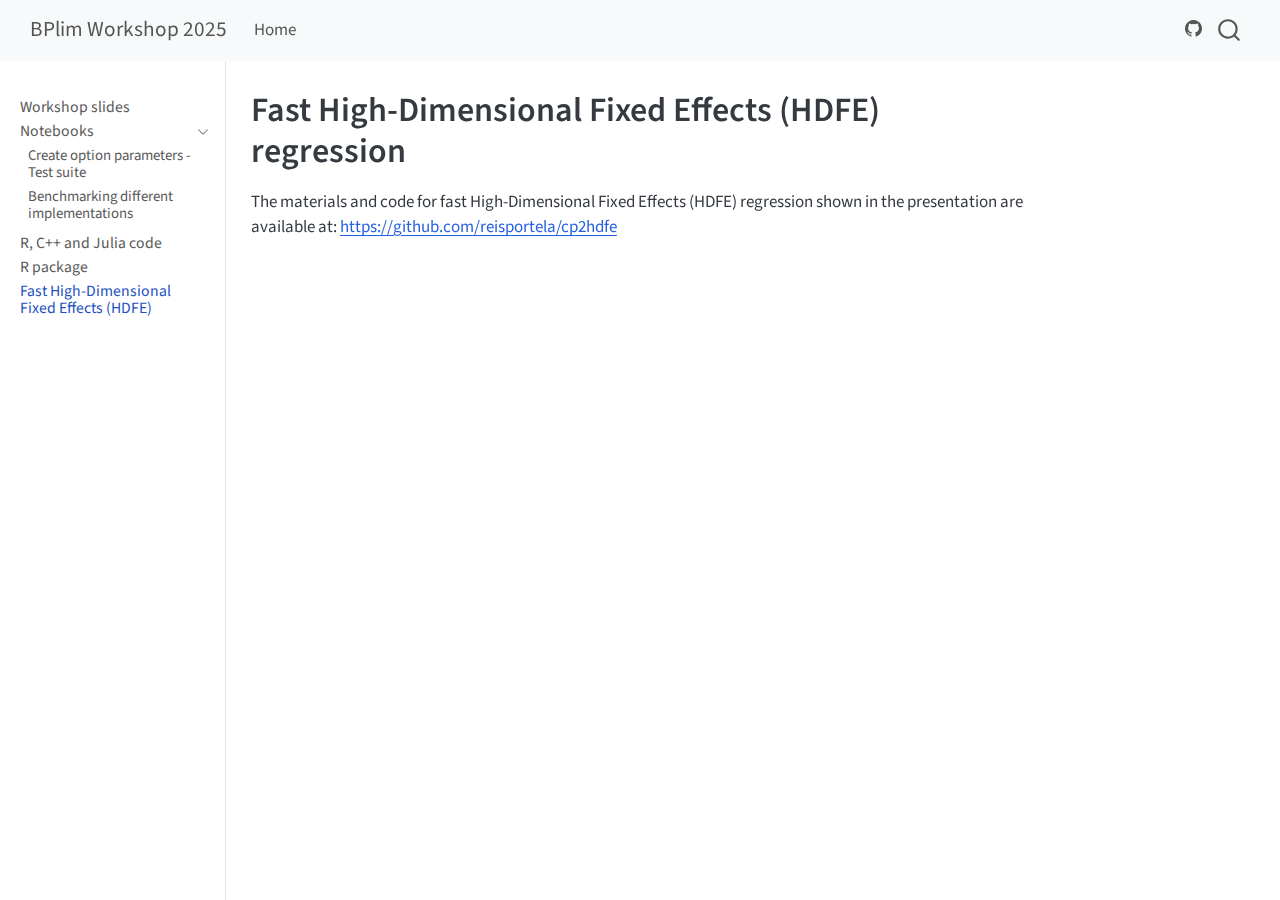
<file: HDFE.html>
<!DOCTYPE html>
<html xmlns="http://www.w3.org/1999/xhtml" lang="en" xml:lang="en"><head>

<meta charset="utf-8">
<meta name="generator" content="quarto-1.8.26">

<meta name="viewport" content="width=device-width, initial-scale=1.0, user-scalable=yes">


<title>Fast High-Dimensional Fixed Effects (HDFE) regression – BPlim Workshop 2025</title>
<style>
code{white-space: pre-wrap;}
span.smallcaps{font-variant: small-caps;}
div.columns{display: flex; gap: min(4vw, 1.5em);}
div.column{flex: auto; overflow-x: auto;}
div.hanging-indent{margin-left: 1.5em; text-indent: -1.5em;}
ul.task-list{list-style: none;}
ul.task-list li input[type="checkbox"] {
  width: 0.8em;
  margin: 0 0.8em 0.2em -1em; /* quarto-specific, see https://github.com/quarto-dev/quarto-cli/issues/4556 */ 
  vertical-align: middle;
}
</style>


<script src="site_libs/quarto-nav/quarto-nav.js"></script>
<script src="site_libs/quarto-nav/headroom.min.js"></script>
<script src="site_libs/clipboard/clipboard.min.js"></script>
<script src="site_libs/quarto-search/autocomplete.umd.js"></script>
<script src="site_libs/quarto-search/fuse.min.js"></script>
<script src="site_libs/quarto-search/quarto-search.js"></script>
<meta name="quarto:offset" content="./">
<script src="site_libs/quarto-html/quarto.js" type="module"></script>
<script src="site_libs/quarto-html/tabsets/tabsets.js" type="module"></script>
<script src="site_libs/quarto-html/axe/axe-check.js" type="module"></script>
<script src="site_libs/quarto-html/popper.min.js"></script>
<script src="site_libs/quarto-html/tippy.umd.min.js"></script>
<script src="site_libs/quarto-html/anchor.min.js"></script>
<link href="site_libs/quarto-html/tippy.css" rel="stylesheet">
<link href="site_libs/quarto-html/quarto-syntax-highlighting-587c61ba64f3a5504c4d52d930310e48.css" rel="stylesheet" id="quarto-text-highlighting-styles">
<script src="site_libs/bootstrap/bootstrap.min.js"></script>
<link href="site_libs/bootstrap/bootstrap-icons.css" rel="stylesheet">
<link href="site_libs/bootstrap/bootstrap-29a19b5acbeac218a8c860e48340d4df.min.css" rel="stylesheet" append-hash="true" id="quarto-bootstrap" data-mode="light">
<script id="quarto-search-options" type="application/json">{
  "location": "navbar",
  "copy-button": false,
  "collapse-after": 3,
  "panel-placement": "end",
  "type": "overlay",
  "limit": 50,
  "keyboard-shortcut": [
    "f",
    "/",
    "s"
  ],
  "show-item-context": false,
  "language": {
    "search-no-results-text": "No results",
    "search-matching-documents-text": "matching documents",
    "search-copy-link-title": "Copy link to search",
    "search-hide-matches-text": "Hide additional matches",
    "search-more-match-text": "more match in this document",
    "search-more-matches-text": "more matches in this document",
    "search-clear-button-title": "Clear",
    "search-text-placeholder": "",
    "search-detached-cancel-button-title": "Cancel",
    "search-submit-button-title": "Submit",
    "search-label": "Search"
  }
}</script>


</head>

<body class="nav-sidebar docked nav-fixed quarto-light">

<div id="quarto-search-results"></div>
  <header id="quarto-header" class="headroom fixed-top">
    <nav class="navbar navbar-expand-lg " data-bs-theme="dark">
      <div class="navbar-container container-fluid">
      <div class="navbar-brand-container mx-auto">
    <a class="navbar-brand" href="./index.html">
    <span class="navbar-title">BPlim Workshop 2025</span>
    </a>
  </div>
            <div id="quarto-search" class="" title="Search"></div>
          <button class="navbar-toggler" type="button" data-bs-toggle="collapse" data-bs-target="#navbarCollapse" aria-controls="navbarCollapse" role="menu" aria-expanded="false" aria-label="Toggle navigation" onclick="if (window.quartoToggleHeadroom) { window.quartoToggleHeadroom(); }">
  <span class="navbar-toggler-icon"></span>
</button>
          <div class="collapse navbar-collapse" id="navbarCollapse">
            <ul class="navbar-nav navbar-nav-scroll me-auto">
  <li class="nav-item">
    <a class="nav-link" href="./index.html"> 
<span class="menu-text">Home</span></a>
  </li>  
</ul>
          </div> <!-- /navcollapse -->
            <div class="quarto-navbar-tools">
    <a href="https://github.com/nareal/bplim_workshop_2025" title="" class="quarto-navigation-tool px-1" aria-label=""><i class="bi bi-github"></i></a>
</div>
      </div> <!-- /container-fluid -->
    </nav>
  <nav class="quarto-secondary-nav">
    <div class="container-fluid d-flex">
      <button type="button" class="quarto-btn-toggle btn" data-bs-toggle="collapse" role="button" data-bs-target=".quarto-sidebar-collapse-item" aria-controls="quarto-sidebar" aria-expanded="false" aria-label="Toggle sidebar navigation" onclick="if (window.quartoToggleHeadroom) { window.quartoToggleHeadroom(); }">
        <i class="bi bi-layout-text-sidebar-reverse"></i>
      </button>
        <nav class="quarto-page-breadcrumbs" aria-label="breadcrumb"><ol class="breadcrumb"><li class="breadcrumb-item"><a href="./HDFE.html">Fast High-Dimensional Fixed Effects (HDFE)</a></li></ol></nav>
        <a class="flex-grow-1" role="navigation" data-bs-toggle="collapse" data-bs-target=".quarto-sidebar-collapse-item" aria-controls="quarto-sidebar" aria-expanded="false" aria-label="Toggle sidebar navigation" onclick="if (window.quartoToggleHeadroom) { window.quartoToggleHeadroom(); }">      
        </a>
    </div>
  </nav>
</header>
<!-- content -->
<div id="quarto-content" class="quarto-container page-columns page-rows-contents page-layout-article page-navbar">
<!-- sidebar -->
  <nav id="quarto-sidebar" class="sidebar collapse collapse-horizontal quarto-sidebar-collapse-item sidebar-navigation docked overflow-auto">
    <div class="sidebar-menu-container"> 
    <ul class="list-unstyled mt-1">
        <li class="sidebar-item">
  <div class="sidebar-item-container"> 
  <a href="./slides/2025_bplim_workshop-slides.html" class="sidebar-item-text sidebar-link" target="_blank">
 <span class="menu-text">Workshop slides</span></a>
  </div>
</li>
        <li class="sidebar-item sidebar-item-section">
      <div class="sidebar-item-container"> 
            <a class="sidebar-item-text sidebar-link text-start" data-bs-toggle="collapse" data-bs-target="#quarto-sidebar-section-1" role="navigation" aria-expanded="true">
 <span class="menu-text">Notebooks</span></a>
          <a class="sidebar-item-toggle text-start" data-bs-toggle="collapse" data-bs-target="#quarto-sidebar-section-1" role="navigation" aria-expanded="true" aria-label="Toggle section">
            <i class="bi bi-chevron-right ms-2"></i>
          </a> 
      </div>
      <ul id="quarto-sidebar-section-1" class="collapse list-unstyled sidebar-section depth1 show">  
          <li class="sidebar-item">
  <div class="sidebar-item-container"> 
  <a href="./notebooks/01-create_option_parameters.html" class="sidebar-item-text sidebar-link">
 <span class="menu-text">Create option parameters - Test suite</span></a>
  </div>
</li>
          <li class="sidebar-item">
  <div class="sidebar-item-container"> 
  <a href="./notebooks/02-benchmark.html" class="sidebar-item-text sidebar-link">
 <span class="menu-text">Benchmarking different implementations</span></a>
  </div>
</li>
      </ul>
  </li>
        <li class="sidebar-item">
  <div class="sidebar-item-container"> 
  <a href="./code.html" class="sidebar-item-text sidebar-link">
 <span class="menu-text">R, C++ and Julia code</span></a>
  </div>
</li>
        <li class="sidebar-item">
  <div class="sidebar-item-container"> 
  <a href="./r_package.html" class="sidebar-item-text sidebar-link">
 <span class="menu-text">R package</span></a>
  </div>
</li>
        <li class="sidebar-item">
  <div class="sidebar-item-container"> 
  <a href="./HDFE.html" class="sidebar-item-text sidebar-link active">
 <span class="menu-text">Fast High-Dimensional Fixed Effects (HDFE)</span></a>
  </div>
</li>
    </ul>
    </div>
</nav>
<div id="quarto-sidebar-glass" class="quarto-sidebar-collapse-item" data-bs-toggle="collapse" data-bs-target=".quarto-sidebar-collapse-item"></div>
<!-- margin-sidebar -->
    <div id="quarto-margin-sidebar" class="sidebar margin-sidebar zindex-bottom">
        
    </div>
<!-- main -->
<main class="content" id="quarto-document-content">

<header id="title-block-header" class="quarto-title-block default">
<div class="quarto-title">
<h1 class="title">Fast High-Dimensional Fixed Effects (HDFE) regression</h1>
</div>



<div class="quarto-title-meta">

    
  
    
  </div>
  


</header>


<p>The materials and code for fast High-Dimensional Fixed Effects (HDFE) regression shown in the presentation are available at: <a href="https://github.com/reisportela/cp2hdfe">https://github.com/reisportela/cp2hdfe</a></p>



</main> <!-- /main -->
<script id="quarto-html-after-body" type="application/javascript">
  window.document.addEventListener("DOMContentLoaded", function (event) {
    const icon = "";
    const anchorJS = new window.AnchorJS();
    anchorJS.options = {
      placement: 'right',
      icon: icon
    };
    anchorJS.add('.anchored');
    const isCodeAnnotation = (el) => {
      for (const clz of el.classList) {
        if (clz.startsWith('code-annotation-')) {                     
          return true;
        }
      }
      return false;
    }
    const onCopySuccess = function(e) {
      // button target
      const button = e.trigger;
      // don't keep focus
      button.blur();
      // flash "checked"
      button.classList.add('code-copy-button-checked');
      var currentTitle = button.getAttribute("title");
      button.setAttribute("title", "Copied!");
      let tooltip;
      if (window.bootstrap) {
        button.setAttribute("data-bs-toggle", "tooltip");
        button.setAttribute("data-bs-placement", "left");
        button.setAttribute("data-bs-title", "Copied!");
        tooltip = new bootstrap.Tooltip(button, 
          { trigger: "manual", 
            customClass: "code-copy-button-tooltip",
            offset: [0, -8]});
        tooltip.show();    
      }
      setTimeout(function() {
        if (tooltip) {
          tooltip.hide();
          button.removeAttribute("data-bs-title");
          button.removeAttribute("data-bs-toggle");
          button.removeAttribute("data-bs-placement");
        }
        button.setAttribute("title", currentTitle);
        button.classList.remove('code-copy-button-checked');
      }, 1000);
      // clear code selection
      e.clearSelection();
    }
    const getTextToCopy = function(trigger) {
      const outerScaffold = trigger.parentElement.cloneNode(true);
      const codeEl = outerScaffold.querySelector('code');
      for (const childEl of codeEl.children) {
        if (isCodeAnnotation(childEl)) {
          childEl.remove();
        }
      }
      return codeEl.innerText;
    }
    const clipboard = new window.ClipboardJS('.code-copy-button:not([data-in-quarto-modal])', {
      text: getTextToCopy
    });
    clipboard.on('success', onCopySuccess);
    if (window.document.getElementById('quarto-embedded-source-code-modal')) {
      const clipboardModal = new window.ClipboardJS('.code-copy-button[data-in-quarto-modal]', {
        text: getTextToCopy,
        container: window.document.getElementById('quarto-embedded-source-code-modal')
      });
      clipboardModal.on('success', onCopySuccess);
    }
      var localhostRegex = new RegExp(/^(?:http|https):\/\/localhost\:?[0-9]*\//);
      var mailtoRegex = new RegExp(/^mailto:/);
        var filterRegex = new RegExp("https:\/\/nareal\.github\.io\/bplim_workshop_2025\/");
      var isInternal = (href) => {
          return filterRegex.test(href) || localhostRegex.test(href) || mailtoRegex.test(href);
      }
      // Inspect non-navigation links and adorn them if external
     var links = window.document.querySelectorAll('a[href]:not(.nav-link):not(.navbar-brand):not(.toc-action):not(.sidebar-link):not(.sidebar-item-toggle):not(.pagination-link):not(.no-external):not([aria-hidden]):not(.dropdown-item):not(.quarto-navigation-tool):not(.about-link)');
      for (var i=0; i<links.length; i++) {
        const link = links[i];
        if (!isInternal(link.href)) {
          // undo the damage that might have been done by quarto-nav.js in the case of
          // links that we want to consider external
          if (link.dataset.originalHref !== undefined) {
            link.href = link.dataset.originalHref;
          }
        }
      }
    function tippyHover(el, contentFn, onTriggerFn, onUntriggerFn) {
      const config = {
        allowHTML: true,
        maxWidth: 500,
        delay: 100,
        arrow: false,
        appendTo: function(el) {
            return el.parentElement;
        },
        interactive: true,
        interactiveBorder: 10,
        theme: 'quarto',
        placement: 'bottom-start',
      };
      if (contentFn) {
        config.content = contentFn;
      }
      if (onTriggerFn) {
        config.onTrigger = onTriggerFn;
      }
      if (onUntriggerFn) {
        config.onUntrigger = onUntriggerFn;
      }
      window.tippy(el, config); 
    }
    const noterefs = window.document.querySelectorAll('a[role="doc-noteref"]');
    for (var i=0; i<noterefs.length; i++) {
      const ref = noterefs[i];
      tippyHover(ref, function() {
        // use id or data attribute instead here
        let href = ref.getAttribute('data-footnote-href') || ref.getAttribute('href');
        try { href = new URL(href).hash; } catch {}
        const id = href.replace(/^#\/?/, "");
        const note = window.document.getElementById(id);
        if (note) {
          return note.innerHTML;
        } else {
          return "";
        }
      });
    }
    const xrefs = window.document.querySelectorAll('a.quarto-xref');
    const processXRef = (id, note) => {
      // Strip column container classes
      const stripColumnClz = (el) => {
        el.classList.remove("page-full", "page-columns");
        if (el.children) {
          for (const child of el.children) {
            stripColumnClz(child);
          }
        }
      }
      stripColumnClz(note)
      if (id === null || id.startsWith('sec-')) {
        // Special case sections, only their first couple elements
        const container = document.createElement("div");
        if (note.children && note.children.length > 2) {
          container.appendChild(note.children[0].cloneNode(true));
          for (let i = 1; i < note.children.length; i++) {
            const child = note.children[i];
            if (child.tagName === "P" && child.innerText === "") {
              continue;
            } else {
              container.appendChild(child.cloneNode(true));
              break;
            }
          }
          if (window.Quarto?.typesetMath) {
            window.Quarto.typesetMath(container);
          }
          return container.innerHTML
        } else {
          if (window.Quarto?.typesetMath) {
            window.Quarto.typesetMath(note);
          }
          return note.innerHTML;
        }
      } else {
        // Remove any anchor links if they are present
        const anchorLink = note.querySelector('a.anchorjs-link');
        if (anchorLink) {
          anchorLink.remove();
        }
        if (window.Quarto?.typesetMath) {
          window.Quarto.typesetMath(note);
        }
        if (note.classList.contains("callout")) {
          return note.outerHTML;
        } else {
          return note.innerHTML;
        }
      }
    }
    for (var i=0; i<xrefs.length; i++) {
      const xref = xrefs[i];
      tippyHover(xref, undefined, function(instance) {
        instance.disable();
        let url = xref.getAttribute('href');
        let hash = undefined; 
        if (url.startsWith('#')) {
          hash = url;
        } else {
          try { hash = new URL(url).hash; } catch {}
        }
        if (hash) {
          const id = hash.replace(/^#\/?/, "");
          const note = window.document.getElementById(id);
          if (note !== null) {
            try {
              const html = processXRef(id, note.cloneNode(true));
              instance.setContent(html);
            } finally {
              instance.enable();
              instance.show();
            }
          } else {
            // See if we can fetch this
            fetch(url.split('#')[0])
            .then(res => res.text())
            .then(html => {
              const parser = new DOMParser();
              const htmlDoc = parser.parseFromString(html, "text/html");
              const note = htmlDoc.getElementById(id);
              if (note !== null) {
                const html = processXRef(id, note);
                instance.setContent(html);
              } 
            }).finally(() => {
              instance.enable();
              instance.show();
            });
          }
        } else {
          // See if we can fetch a full url (with no hash to target)
          // This is a special case and we should probably do some content thinning / targeting
          fetch(url)
          .then(res => res.text())
          .then(html => {
            const parser = new DOMParser();
            const htmlDoc = parser.parseFromString(html, "text/html");
            const note = htmlDoc.querySelector('main.content');
            if (note !== null) {
              // This should only happen for chapter cross references
              // (since there is no id in the URL)
              // remove the first header
              if (note.children.length > 0 && note.children[0].tagName === "HEADER") {
                note.children[0].remove();
              }
              const html = processXRef(null, note);
              instance.setContent(html);
            } 
          }).finally(() => {
            instance.enable();
            instance.show();
          });
        }
      }, function(instance) {
      });
    }
        let selectedAnnoteEl;
        const selectorForAnnotation = ( cell, annotation) => {
          let cellAttr = 'data-code-cell="' + cell + '"';
          let lineAttr = 'data-code-annotation="' +  annotation + '"';
          const selector = 'span[' + cellAttr + '][' + lineAttr + ']';
          return selector;
        }
        const selectCodeLines = (annoteEl) => {
          const doc = window.document;
          const targetCell = annoteEl.getAttribute("data-target-cell");
          const targetAnnotation = annoteEl.getAttribute("data-target-annotation");
          const annoteSpan = window.document.querySelector(selectorForAnnotation(targetCell, targetAnnotation));
          const lines = annoteSpan.getAttribute("data-code-lines").split(",");
          const lineIds = lines.map((line) => {
            return targetCell + "-" + line;
          })
          let top = null;
          let height = null;
          let parent = null;
          if (lineIds.length > 0) {
              //compute the position of the single el (top and bottom and make a div)
              const el = window.document.getElementById(lineIds[0]);
              top = el.offsetTop;
              height = el.offsetHeight;
              parent = el.parentElement.parentElement;
            if (lineIds.length > 1) {
              const lastEl = window.document.getElementById(lineIds[lineIds.length - 1]);
              const bottom = lastEl.offsetTop + lastEl.offsetHeight;
              height = bottom - top;
            }
            if (top !== null && height !== null && parent !== null) {
              // cook up a div (if necessary) and position it 
              let div = window.document.getElementById("code-annotation-line-highlight");
              if (div === null) {
                div = window.document.createElement("div");
                div.setAttribute("id", "code-annotation-line-highlight");
                div.style.position = 'absolute';
                parent.appendChild(div);
              }
              div.style.top = top - 2 + "px";
              div.style.height = height + 4 + "px";
              div.style.left = 0;
              let gutterDiv = window.document.getElementById("code-annotation-line-highlight-gutter");
              if (gutterDiv === null) {
                gutterDiv = window.document.createElement("div");
                gutterDiv.setAttribute("id", "code-annotation-line-highlight-gutter");
                gutterDiv.style.position = 'absolute';
                const codeCell = window.document.getElementById(targetCell);
                const gutter = codeCell.querySelector('.code-annotation-gutter');
                gutter.appendChild(gutterDiv);
              }
              gutterDiv.style.top = top - 2 + "px";
              gutterDiv.style.height = height + 4 + "px";
            }
            selectedAnnoteEl = annoteEl;
          }
        };
        const unselectCodeLines = () => {
          const elementsIds = ["code-annotation-line-highlight", "code-annotation-line-highlight-gutter"];
          elementsIds.forEach((elId) => {
            const div = window.document.getElementById(elId);
            if (div) {
              div.remove();
            }
          });
          selectedAnnoteEl = undefined;
        };
          // Handle positioning of the toggle
      window.addEventListener(
        "resize",
        throttle(() => {
          elRect = undefined;
          if (selectedAnnoteEl) {
            selectCodeLines(selectedAnnoteEl);
          }
        }, 10)
      );
      function throttle(fn, ms) {
      let throttle = false;
      let timer;
        return (...args) => {
          if(!throttle) { // first call gets through
              fn.apply(this, args);
              throttle = true;
          } else { // all the others get throttled
              if(timer) clearTimeout(timer); // cancel #2
              timer = setTimeout(() => {
                fn.apply(this, args);
                timer = throttle = false;
              }, ms);
          }
        };
      }
        // Attach click handler to the DT
        const annoteDls = window.document.querySelectorAll('dt[data-target-cell]');
        for (const annoteDlNode of annoteDls) {
          annoteDlNode.addEventListener('click', (event) => {
            const clickedEl = event.target;
            if (clickedEl !== selectedAnnoteEl) {
              unselectCodeLines();
              const activeEl = window.document.querySelector('dt[data-target-cell].code-annotation-active');
              if (activeEl) {
                activeEl.classList.remove('code-annotation-active');
              }
              selectCodeLines(clickedEl);
              clickedEl.classList.add('code-annotation-active');
            } else {
              // Unselect the line
              unselectCodeLines();
              clickedEl.classList.remove('code-annotation-active');
            }
          });
        }
    const findCites = (el) => {
      const parentEl = el.parentElement;
      if (parentEl) {
        const cites = parentEl.dataset.cites;
        if (cites) {
          return {
            el,
            cites: cites.split(' ')
          };
        } else {
          return findCites(el.parentElement)
        }
      } else {
        return undefined;
      }
    };
    var bibliorefs = window.document.querySelectorAll('a[role="doc-biblioref"]');
    for (var i=0; i<bibliorefs.length; i++) {
      const ref = bibliorefs[i];
      const citeInfo = findCites(ref);
      if (citeInfo) {
        tippyHover(citeInfo.el, function() {
          var popup = window.document.createElement('div');
          citeInfo.cites.forEach(function(cite) {
            var citeDiv = window.document.createElement('div');
            citeDiv.classList.add('hanging-indent');
            citeDiv.classList.add('csl-entry');
            var biblioDiv = window.document.getElementById('ref-' + cite);
            if (biblioDiv) {
              citeDiv.innerHTML = biblioDiv.innerHTML;
            }
            popup.appendChild(citeDiv);
          });
          return popup.innerHTML;
        });
      }
    }
  });
  </script>
</div> <!-- /content -->




</body></html>
</file>
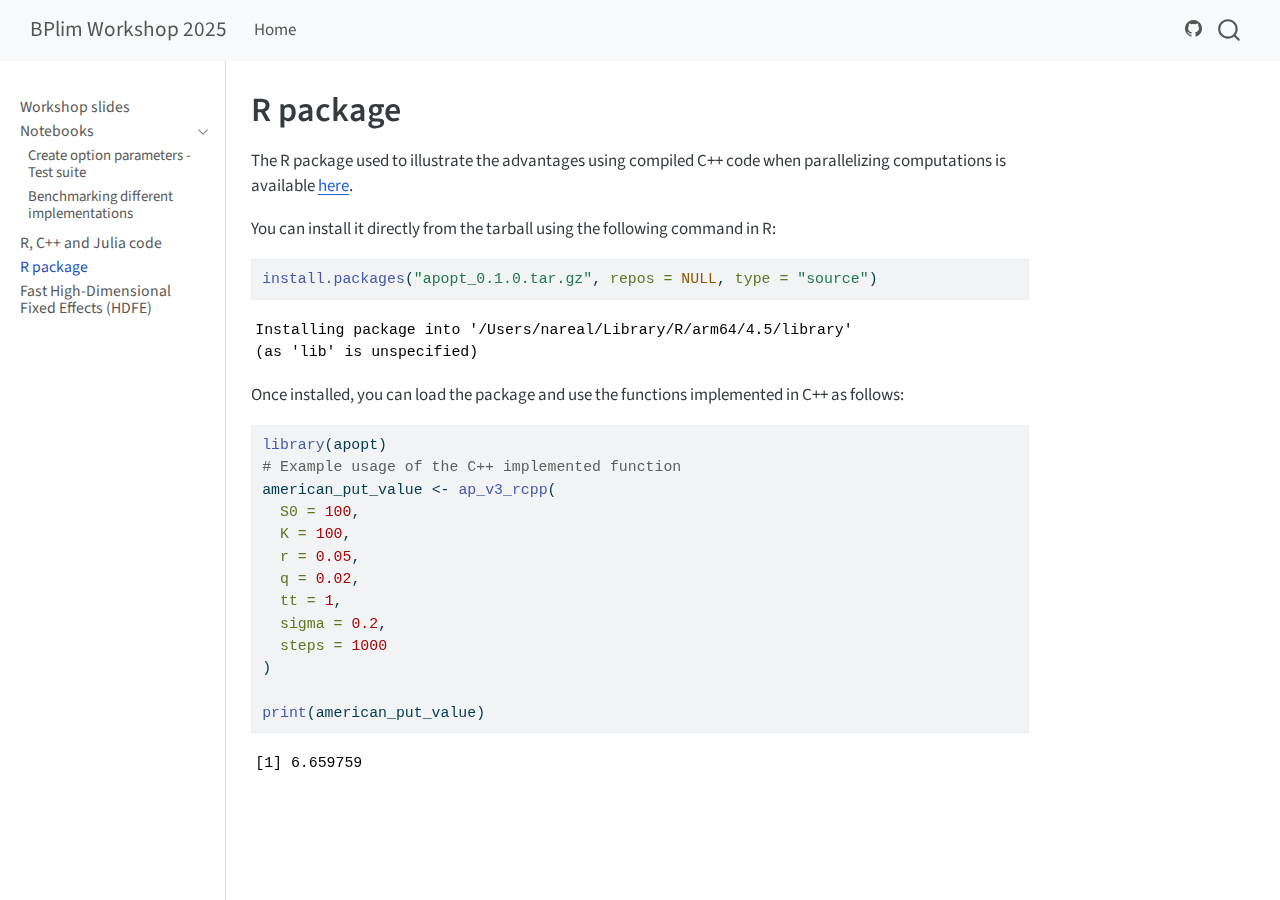
<file: r_package.html>
<!DOCTYPE html>
<html xmlns="http://www.w3.org/1999/xhtml" lang="en" xml:lang="en"><head>

<meta charset="utf-8">
<meta name="generator" content="quarto-1.8.26">

<meta name="viewport" content="width=device-width, initial-scale=1.0, user-scalable=yes">


<title>R package – BPlim Workshop 2025</title>
<style>
code{white-space: pre-wrap;}
span.smallcaps{font-variant: small-caps;}
div.columns{display: flex; gap: min(4vw, 1.5em);}
div.column{flex: auto; overflow-x: auto;}
div.hanging-indent{margin-left: 1.5em; text-indent: -1.5em;}
ul.task-list{list-style: none;}
ul.task-list li input[type="checkbox"] {
  width: 0.8em;
  margin: 0 0.8em 0.2em -1em; /* quarto-specific, see https://github.com/quarto-dev/quarto-cli/issues/4556 */ 
  vertical-align: middle;
}
/* CSS for syntax highlighting */
html { -webkit-text-size-adjust: 100%; }
pre > code.sourceCode { white-space: pre; position: relative; }
pre > code.sourceCode > span { display: inline-block; line-height: 1.25; }
pre > code.sourceCode > span:empty { height: 1.2em; }
.sourceCode { overflow: visible; }
code.sourceCode > span { color: inherit; text-decoration: inherit; }
div.sourceCode { margin: 1em 0; }
pre.sourceCode { margin: 0; }
@media screen {
div.sourceCode { overflow: auto; }
}
@media print {
pre > code.sourceCode { white-space: pre-wrap; }
pre > code.sourceCode > span { text-indent: -5em; padding-left: 5em; }
}
pre.numberSource code
  { counter-reset: source-line 0; }
pre.numberSource code > span
  { position: relative; left: -4em; counter-increment: source-line; }
pre.numberSource code > span > a:first-child::before
  { content: counter(source-line);
    position: relative; left: -1em; text-align: right; vertical-align: baseline;
    border: none; display: inline-block;
    -webkit-touch-callout: none; -webkit-user-select: none;
    -khtml-user-select: none; -moz-user-select: none;
    -ms-user-select: none; user-select: none;
    padding: 0 4px; width: 4em;
  }
pre.numberSource { margin-left: 3em;  padding-left: 4px; }
div.sourceCode
  {   }
@media screen {
pre > code.sourceCode > span > a:first-child::before { text-decoration: underline; }
}
</style>


<script src="site_libs/quarto-nav/quarto-nav.js"></script>
<script src="site_libs/quarto-nav/headroom.min.js"></script>
<script src="site_libs/clipboard/clipboard.min.js"></script>
<script src="site_libs/quarto-search/autocomplete.umd.js"></script>
<script src="site_libs/quarto-search/fuse.min.js"></script>
<script src="site_libs/quarto-search/quarto-search.js"></script>
<meta name="quarto:offset" content="./">
<script src="site_libs/quarto-html/quarto.js" type="module"></script>
<script src="site_libs/quarto-html/tabsets/tabsets.js" type="module"></script>
<script src="site_libs/quarto-html/axe/axe-check.js" type="module"></script>
<script src="site_libs/quarto-html/popper.min.js"></script>
<script src="site_libs/quarto-html/tippy.umd.min.js"></script>
<script src="site_libs/quarto-html/anchor.min.js"></script>
<link href="site_libs/quarto-html/tippy.css" rel="stylesheet">
<link href="site_libs/quarto-html/quarto-syntax-highlighting-587c61ba64f3a5504c4d52d930310e48.css" rel="stylesheet" id="quarto-text-highlighting-styles">
<script src="site_libs/bootstrap/bootstrap.min.js"></script>
<link href="site_libs/bootstrap/bootstrap-icons.css" rel="stylesheet">
<link href="site_libs/bootstrap/bootstrap-29a19b5acbeac218a8c860e48340d4df.min.css" rel="stylesheet" append-hash="true" id="quarto-bootstrap" data-mode="light">
<script id="quarto-search-options" type="application/json">{
  "location": "navbar",
  "copy-button": false,
  "collapse-after": 3,
  "panel-placement": "end",
  "type": "overlay",
  "limit": 50,
  "keyboard-shortcut": [
    "f",
    "/",
    "s"
  ],
  "show-item-context": false,
  "language": {
    "search-no-results-text": "No results",
    "search-matching-documents-text": "matching documents",
    "search-copy-link-title": "Copy link to search",
    "search-hide-matches-text": "Hide additional matches",
    "search-more-match-text": "more match in this document",
    "search-more-matches-text": "more matches in this document",
    "search-clear-button-title": "Clear",
    "search-text-placeholder": "",
    "search-detached-cancel-button-title": "Cancel",
    "search-submit-button-title": "Submit",
    "search-label": "Search"
  }
}</script>


</head>

<body class="nav-sidebar docked nav-fixed quarto-light">

<div id="quarto-search-results"></div>
  <header id="quarto-header" class="headroom fixed-top">
    <nav class="navbar navbar-expand-lg " data-bs-theme="dark">
      <div class="navbar-container container-fluid">
      <div class="navbar-brand-container mx-auto">
    <a class="navbar-brand" href="./index.html">
    <span class="navbar-title">BPlim Workshop 2025</span>
    </a>
  </div>
            <div id="quarto-search" class="" title="Search"></div>
          <button class="navbar-toggler" type="button" data-bs-toggle="collapse" data-bs-target="#navbarCollapse" aria-controls="navbarCollapse" role="menu" aria-expanded="false" aria-label="Toggle navigation" onclick="if (window.quartoToggleHeadroom) { window.quartoToggleHeadroom(); }">
  <span class="navbar-toggler-icon"></span>
</button>
          <div class="collapse navbar-collapse" id="navbarCollapse">
            <ul class="navbar-nav navbar-nav-scroll me-auto">
  <li class="nav-item">
    <a class="nav-link" href="./index.html"> 
<span class="menu-text">Home</span></a>
  </li>  
</ul>
          </div> <!-- /navcollapse -->
            <div class="quarto-navbar-tools">
    <a href="https://github.com/nareal/bplim_workshop_2025" title="" class="quarto-navigation-tool px-1" aria-label=""><i class="bi bi-github"></i></a>
</div>
      </div> <!-- /container-fluid -->
    </nav>
  <nav class="quarto-secondary-nav">
    <div class="container-fluid d-flex">
      <button type="button" class="quarto-btn-toggle btn" data-bs-toggle="collapse" role="button" data-bs-target=".quarto-sidebar-collapse-item" aria-controls="quarto-sidebar" aria-expanded="false" aria-label="Toggle sidebar navigation" onclick="if (window.quartoToggleHeadroom) { window.quartoToggleHeadroom(); }">
        <i class="bi bi-layout-text-sidebar-reverse"></i>
      </button>
        <nav class="quarto-page-breadcrumbs" aria-label="breadcrumb"><ol class="breadcrumb"><li class="breadcrumb-item"><a href="./r_package.html">R package</a></li></ol></nav>
        <a class="flex-grow-1" role="navigation" data-bs-toggle="collapse" data-bs-target=".quarto-sidebar-collapse-item" aria-controls="quarto-sidebar" aria-expanded="false" aria-label="Toggle sidebar navigation" onclick="if (window.quartoToggleHeadroom) { window.quartoToggleHeadroom(); }">      
        </a>
    </div>
  </nav>
</header>
<!-- content -->
<div id="quarto-content" class="quarto-container page-columns page-rows-contents page-layout-article page-navbar">
<!-- sidebar -->
  <nav id="quarto-sidebar" class="sidebar collapse collapse-horizontal quarto-sidebar-collapse-item sidebar-navigation docked overflow-auto">
    <div class="sidebar-menu-container"> 
    <ul class="list-unstyled mt-1">
        <li class="sidebar-item">
  <div class="sidebar-item-container"> 
  <a href="./slides/2025_bplim_workshop-slides.html" class="sidebar-item-text sidebar-link" target="_blank">
 <span class="menu-text">Workshop slides</span></a>
  </div>
</li>
        <li class="sidebar-item sidebar-item-section">
      <div class="sidebar-item-container"> 
            <a class="sidebar-item-text sidebar-link text-start" data-bs-toggle="collapse" data-bs-target="#quarto-sidebar-section-1" role="navigation" aria-expanded="true">
 <span class="menu-text">Notebooks</span></a>
          <a class="sidebar-item-toggle text-start" data-bs-toggle="collapse" data-bs-target="#quarto-sidebar-section-1" role="navigation" aria-expanded="true" aria-label="Toggle section">
            <i class="bi bi-chevron-right ms-2"></i>
          </a> 
      </div>
      <ul id="quarto-sidebar-section-1" class="collapse list-unstyled sidebar-section depth1 show">  
          <li class="sidebar-item">
  <div class="sidebar-item-container"> 
  <a href="./notebooks/01-create_option_parameters.html" class="sidebar-item-text sidebar-link">
 <span class="menu-text">Create option parameters - Test suite</span></a>
  </div>
</li>
          <li class="sidebar-item">
  <div class="sidebar-item-container"> 
  <a href="./notebooks/02-benchmark.html" class="sidebar-item-text sidebar-link">
 <span class="menu-text">Benchmarking different implementations</span></a>
  </div>
</li>
      </ul>
  </li>
        <li class="sidebar-item">
  <div class="sidebar-item-container"> 
  <a href="./code.html" class="sidebar-item-text sidebar-link">
 <span class="menu-text">R, C++ and Julia code</span></a>
  </div>
</li>
        <li class="sidebar-item">
  <div class="sidebar-item-container"> 
  <a href="./r_package.html" class="sidebar-item-text sidebar-link active">
 <span class="menu-text">R package</span></a>
  </div>
</li>
        <li class="sidebar-item">
  <div class="sidebar-item-container"> 
  <a href="./HDFE.html" class="sidebar-item-text sidebar-link">
 <span class="menu-text">Fast High-Dimensional Fixed Effects (HDFE)</span></a>
  </div>
</li>
    </ul>
    </div>
</nav>
<div id="quarto-sidebar-glass" class="quarto-sidebar-collapse-item" data-bs-toggle="collapse" data-bs-target=".quarto-sidebar-collapse-item"></div>
<!-- margin-sidebar -->
    <div id="quarto-margin-sidebar" class="sidebar margin-sidebar zindex-bottom">
        
    </div>
<!-- main -->
<main class="content" id="quarto-document-content">

<header id="title-block-header" class="quarto-title-block default">
<div class="quarto-title">
<h1 class="title">R package</h1>
</div>



<div class="quarto-title-meta">

    
  
    
  </div>
  


</header>


<p>The R package used to illustrate the advantages using compiled C++ code when parallelizing computations is available <a href="apopt_0.1.0.tar.gz">here</a>.</p>
<p>You can install it directly from the tarball using the following command in R:</p>
<div class="cell">
<div class="code-copy-outer-scaffold"><div class="sourceCode cell-code" id="cb1"><pre class="sourceCode r code-with-copy"><code class="sourceCode r"><span id="cb1-1"><a href="#cb1-1" aria-hidden="true" tabindex="-1"></a><span class="fu">install.packages</span>(<span class="st">"apopt_0.1.0.tar.gz"</span>, <span class="at">repos =</span> <span class="cn">NULL</span>, <span class="at">type =</span> <span class="st">"source"</span>)</span></code></pre></div><button title="Copy to Clipboard" class="code-copy-button"><i class="bi"></i></button></div>
<div class="cell-output cell-output-stderr">
<pre><code>Installing package into '/Users/nareal/Library/R/arm64/4.5/library'
(as 'lib' is unspecified)</code></pre>
</div>
</div>
<p>Once installed, you can load the package and use the functions implemented in C++ as follows:</p>
<div class="cell">
<div class="code-copy-outer-scaffold"><div class="sourceCode cell-code" id="cb3"><pre class="sourceCode r code-with-copy"><code class="sourceCode r"><span id="cb3-1"><a href="#cb3-1" aria-hidden="true" tabindex="-1"></a><span class="fu">library</span>(apopt)</span>
<span id="cb3-2"><a href="#cb3-2" aria-hidden="true" tabindex="-1"></a><span class="co"># Example usage of the C++ implemented function</span></span>
<span id="cb3-3"><a href="#cb3-3" aria-hidden="true" tabindex="-1"></a>american_put_value <span class="ot">&lt;-</span> <span class="fu">ap_v3_rcpp</span>(</span>
<span id="cb3-4"><a href="#cb3-4" aria-hidden="true" tabindex="-1"></a>  <span class="at">S0 =</span> <span class="dv">100</span>,</span>
<span id="cb3-5"><a href="#cb3-5" aria-hidden="true" tabindex="-1"></a>  <span class="at">K =</span> <span class="dv">100</span>,</span>
<span id="cb3-6"><a href="#cb3-6" aria-hidden="true" tabindex="-1"></a>  <span class="at">r =</span> <span class="fl">0.05</span>,</span>
<span id="cb3-7"><a href="#cb3-7" aria-hidden="true" tabindex="-1"></a>  <span class="at">q =</span> <span class="fl">0.02</span>,</span>
<span id="cb3-8"><a href="#cb3-8" aria-hidden="true" tabindex="-1"></a>  <span class="at">tt =</span> <span class="dv">1</span>,</span>
<span id="cb3-9"><a href="#cb3-9" aria-hidden="true" tabindex="-1"></a>  <span class="at">sigma =</span> <span class="fl">0.2</span>,</span>
<span id="cb3-10"><a href="#cb3-10" aria-hidden="true" tabindex="-1"></a>  <span class="at">steps =</span> <span class="dv">1000</span></span>
<span id="cb3-11"><a href="#cb3-11" aria-hidden="true" tabindex="-1"></a>)</span>
<span id="cb3-12"><a href="#cb3-12" aria-hidden="true" tabindex="-1"></a></span>
<span id="cb3-13"><a href="#cb3-13" aria-hidden="true" tabindex="-1"></a><span class="fu">print</span>(american_put_value)</span></code></pre></div><button title="Copy to Clipboard" class="code-copy-button"><i class="bi"></i></button></div>
<div class="cell-output cell-output-stdout">
<pre><code>[1] 6.659759</code></pre>
</div>
</div>



</main> <!-- /main -->
<script id="quarto-html-after-body" type="application/javascript">
  window.document.addEventListener("DOMContentLoaded", function (event) {
    const icon = "";
    const anchorJS = new window.AnchorJS();
    anchorJS.options = {
      placement: 'right',
      icon: icon
    };
    anchorJS.add('.anchored');
    const isCodeAnnotation = (el) => {
      for (const clz of el.classList) {
        if (clz.startsWith('code-annotation-')) {                     
          return true;
        }
      }
      return false;
    }
    const onCopySuccess = function(e) {
      // button target
      const button = e.trigger;
      // don't keep focus
      button.blur();
      // flash "checked"
      button.classList.add('code-copy-button-checked');
      var currentTitle = button.getAttribute("title");
      button.setAttribute("title", "Copied!");
      let tooltip;
      if (window.bootstrap) {
        button.setAttribute("data-bs-toggle", "tooltip");
        button.setAttribute("data-bs-placement", "left");
        button.setAttribute("data-bs-title", "Copied!");
        tooltip = new bootstrap.Tooltip(button, 
          { trigger: "manual", 
            customClass: "code-copy-button-tooltip",
            offset: [0, -8]});
        tooltip.show();    
      }
      setTimeout(function() {
        if (tooltip) {
          tooltip.hide();
          button.removeAttribute("data-bs-title");
          button.removeAttribute("data-bs-toggle");
          button.removeAttribute("data-bs-placement");
        }
        button.setAttribute("title", currentTitle);
        button.classList.remove('code-copy-button-checked');
      }, 1000);
      // clear code selection
      e.clearSelection();
    }
    const getTextToCopy = function(trigger) {
      const outerScaffold = trigger.parentElement.cloneNode(true);
      const codeEl = outerScaffold.querySelector('code');
      for (const childEl of codeEl.children) {
        if (isCodeAnnotation(childEl)) {
          childEl.remove();
        }
      }
      return codeEl.innerText;
    }
    const clipboard = new window.ClipboardJS('.code-copy-button:not([data-in-quarto-modal])', {
      text: getTextToCopy
    });
    clipboard.on('success', onCopySuccess);
    if (window.document.getElementById('quarto-embedded-source-code-modal')) {
      const clipboardModal = new window.ClipboardJS('.code-copy-button[data-in-quarto-modal]', {
        text: getTextToCopy,
        container: window.document.getElementById('quarto-embedded-source-code-modal')
      });
      clipboardModal.on('success', onCopySuccess);
    }
      var localhostRegex = new RegExp(/^(?:http|https):\/\/localhost\:?[0-9]*\//);
      var mailtoRegex = new RegExp(/^mailto:/);
        var filterRegex = new RegExp("https:\/\/nareal\.github\.io\/bplim_workshop_2025\/");
      var isInternal = (href) => {
          return filterRegex.test(href) || localhostRegex.test(href) || mailtoRegex.test(href);
      }
      // Inspect non-navigation links and adorn them if external
     var links = window.document.querySelectorAll('a[href]:not(.nav-link):not(.navbar-brand):not(.toc-action):not(.sidebar-link):not(.sidebar-item-toggle):not(.pagination-link):not(.no-external):not([aria-hidden]):not(.dropdown-item):not(.quarto-navigation-tool):not(.about-link)');
      for (var i=0; i<links.length; i++) {
        const link = links[i];
        if (!isInternal(link.href)) {
          // undo the damage that might have been done by quarto-nav.js in the case of
          // links that we want to consider external
          if (link.dataset.originalHref !== undefined) {
            link.href = link.dataset.originalHref;
          }
        }
      }
    function tippyHover(el, contentFn, onTriggerFn, onUntriggerFn) {
      const config = {
        allowHTML: true,
        maxWidth: 500,
        delay: 100,
        arrow: false,
        appendTo: function(el) {
            return el.parentElement;
        },
        interactive: true,
        interactiveBorder: 10,
        theme: 'quarto',
        placement: 'bottom-start',
      };
      if (contentFn) {
        config.content = contentFn;
      }
      if (onTriggerFn) {
        config.onTrigger = onTriggerFn;
      }
      if (onUntriggerFn) {
        config.onUntrigger = onUntriggerFn;
      }
      window.tippy(el, config); 
    }
    const noterefs = window.document.querySelectorAll('a[role="doc-noteref"]');
    for (var i=0; i<noterefs.length; i++) {
      const ref = noterefs[i];
      tippyHover(ref, function() {
        // use id or data attribute instead here
        let href = ref.getAttribute('data-footnote-href') || ref.getAttribute('href');
        try { href = new URL(href).hash; } catch {}
        const id = href.replace(/^#\/?/, "");
        const note = window.document.getElementById(id);
        if (note) {
          return note.innerHTML;
        } else {
          return "";
        }
      });
    }
    const xrefs = window.document.querySelectorAll('a.quarto-xref');
    const processXRef = (id, note) => {
      // Strip column container classes
      const stripColumnClz = (el) => {
        el.classList.remove("page-full", "page-columns");
        if (el.children) {
          for (const child of el.children) {
            stripColumnClz(child);
          }
        }
      }
      stripColumnClz(note)
      if (id === null || id.startsWith('sec-')) {
        // Special case sections, only their first couple elements
        const container = document.createElement("div");
        if (note.children && note.children.length > 2) {
          container.appendChild(note.children[0].cloneNode(true));
          for (let i = 1; i < note.children.length; i++) {
            const child = note.children[i];
            if (child.tagName === "P" && child.innerText === "") {
              continue;
            } else {
              container.appendChild(child.cloneNode(true));
              break;
            }
          }
          if (window.Quarto?.typesetMath) {
            window.Quarto.typesetMath(container);
          }
          return container.innerHTML
        } else {
          if (window.Quarto?.typesetMath) {
            window.Quarto.typesetMath(note);
          }
          return note.innerHTML;
        }
      } else {
        // Remove any anchor links if they are present
        const anchorLink = note.querySelector('a.anchorjs-link');
        if (anchorLink) {
          anchorLink.remove();
        }
        if (window.Quarto?.typesetMath) {
          window.Quarto.typesetMath(note);
        }
        if (note.classList.contains("callout")) {
          return note.outerHTML;
        } else {
          return note.innerHTML;
        }
      }
    }
    for (var i=0; i<xrefs.length; i++) {
      const xref = xrefs[i];
      tippyHover(xref, undefined, function(instance) {
        instance.disable();
        let url = xref.getAttribute('href');
        let hash = undefined; 
        if (url.startsWith('#')) {
          hash = url;
        } else {
          try { hash = new URL(url).hash; } catch {}
        }
        if (hash) {
          const id = hash.replace(/^#\/?/, "");
          const note = window.document.getElementById(id);
          if (note !== null) {
            try {
              const html = processXRef(id, note.cloneNode(true));
              instance.setContent(html);
            } finally {
              instance.enable();
              instance.show();
            }
          } else {
            // See if we can fetch this
            fetch(url.split('#')[0])
            .then(res => res.text())
            .then(html => {
              const parser = new DOMParser();
              const htmlDoc = parser.parseFromString(html, "text/html");
              const note = htmlDoc.getElementById(id);
              if (note !== null) {
                const html = processXRef(id, note);
                instance.setContent(html);
              } 
            }).finally(() => {
              instance.enable();
              instance.show();
            });
          }
        } else {
          // See if we can fetch a full url (with no hash to target)
          // This is a special case and we should probably do some content thinning / targeting
          fetch(url)
          .then(res => res.text())
          .then(html => {
            const parser = new DOMParser();
            const htmlDoc = parser.parseFromString(html, "text/html");
            const note = htmlDoc.querySelector('main.content');
            if (note !== null) {
              // This should only happen for chapter cross references
              // (since there is no id in the URL)
              // remove the first header
              if (note.children.length > 0 && note.children[0].tagName === "HEADER") {
                note.children[0].remove();
              }
              const html = processXRef(null, note);
              instance.setContent(html);
            } 
          }).finally(() => {
            instance.enable();
            instance.show();
          });
        }
      }, function(instance) {
      });
    }
        let selectedAnnoteEl;
        const selectorForAnnotation = ( cell, annotation) => {
          let cellAttr = 'data-code-cell="' + cell + '"';
          let lineAttr = 'data-code-annotation="' +  annotation + '"';
          const selector = 'span[' + cellAttr + '][' + lineAttr + ']';
          return selector;
        }
        const selectCodeLines = (annoteEl) => {
          const doc = window.document;
          const targetCell = annoteEl.getAttribute("data-target-cell");
          const targetAnnotation = annoteEl.getAttribute("data-target-annotation");
          const annoteSpan = window.document.querySelector(selectorForAnnotation(targetCell, targetAnnotation));
          const lines = annoteSpan.getAttribute("data-code-lines").split(",");
          const lineIds = lines.map((line) => {
            return targetCell + "-" + line;
          })
          let top = null;
          let height = null;
          let parent = null;
          if (lineIds.length > 0) {
              //compute the position of the single el (top and bottom and make a div)
              const el = window.document.getElementById(lineIds[0]);
              top = el.offsetTop;
              height = el.offsetHeight;
              parent = el.parentElement.parentElement;
            if (lineIds.length > 1) {
              const lastEl = window.document.getElementById(lineIds[lineIds.length - 1]);
              const bottom = lastEl.offsetTop + lastEl.offsetHeight;
              height = bottom - top;
            }
            if (top !== null && height !== null && parent !== null) {
              // cook up a div (if necessary) and position it 
              let div = window.document.getElementById("code-annotation-line-highlight");
              if (div === null) {
                div = window.document.createElement("div");
                div.setAttribute("id", "code-annotation-line-highlight");
                div.style.position = 'absolute';
                parent.appendChild(div);
              }
              div.style.top = top - 2 + "px";
              div.style.height = height + 4 + "px";
              div.style.left = 0;
              let gutterDiv = window.document.getElementById("code-annotation-line-highlight-gutter");
              if (gutterDiv === null) {
                gutterDiv = window.document.createElement("div");
                gutterDiv.setAttribute("id", "code-annotation-line-highlight-gutter");
                gutterDiv.style.position = 'absolute';
                const codeCell = window.document.getElementById(targetCell);
                const gutter = codeCell.querySelector('.code-annotation-gutter');
                gutter.appendChild(gutterDiv);
              }
              gutterDiv.style.top = top - 2 + "px";
              gutterDiv.style.height = height + 4 + "px";
            }
            selectedAnnoteEl = annoteEl;
          }
        };
        const unselectCodeLines = () => {
          const elementsIds = ["code-annotation-line-highlight", "code-annotation-line-highlight-gutter"];
          elementsIds.forEach((elId) => {
            const div = window.document.getElementById(elId);
            if (div) {
              div.remove();
            }
          });
          selectedAnnoteEl = undefined;
        };
          // Handle positioning of the toggle
      window.addEventListener(
        "resize",
        throttle(() => {
          elRect = undefined;
          if (selectedAnnoteEl) {
            selectCodeLines(selectedAnnoteEl);
          }
        }, 10)
      );
      function throttle(fn, ms) {
      let throttle = false;
      let timer;
        return (...args) => {
          if(!throttle) { // first call gets through
              fn.apply(this, args);
              throttle = true;
          } else { // all the others get throttled
              if(timer) clearTimeout(timer); // cancel #2
              timer = setTimeout(() => {
                fn.apply(this, args);
                timer = throttle = false;
              }, ms);
          }
        };
      }
        // Attach click handler to the DT
        const annoteDls = window.document.querySelectorAll('dt[data-target-cell]');
        for (const annoteDlNode of annoteDls) {
          annoteDlNode.addEventListener('click', (event) => {
            const clickedEl = event.target;
            if (clickedEl !== selectedAnnoteEl) {
              unselectCodeLines();
              const activeEl = window.document.querySelector('dt[data-target-cell].code-annotation-active');
              if (activeEl) {
                activeEl.classList.remove('code-annotation-active');
              }
              selectCodeLines(clickedEl);
              clickedEl.classList.add('code-annotation-active');
            } else {
              // Unselect the line
              unselectCodeLines();
              clickedEl.classList.remove('code-annotation-active');
            }
          });
        }
    const findCites = (el) => {
      const parentEl = el.parentElement;
      if (parentEl) {
        const cites = parentEl.dataset.cites;
        if (cites) {
          return {
            el,
            cites: cites.split(' ')
          };
        } else {
          return findCites(el.parentElement)
        }
      } else {
        return undefined;
      }
    };
    var bibliorefs = window.document.querySelectorAll('a[role="doc-biblioref"]');
    for (var i=0; i<bibliorefs.length; i++) {
      const ref = bibliorefs[i];
      const citeInfo = findCites(ref);
      if (citeInfo) {
        tippyHover(citeInfo.el, function() {
          var popup = window.document.createElement('div');
          citeInfo.cites.forEach(function(cite) {
            var citeDiv = window.document.createElement('div');
            citeDiv.classList.add('hanging-indent');
            citeDiv.classList.add('csl-entry');
            var biblioDiv = window.document.getElementById('ref-' + cite);
            if (biblioDiv) {
              citeDiv.innerHTML = biblioDiv.innerHTML;
            }
            popup.appendChild(citeDiv);
          });
          return popup.innerHTML;
        });
      }
    }
  });
  </script>
</div> <!-- /content -->




</body></html>
</file>
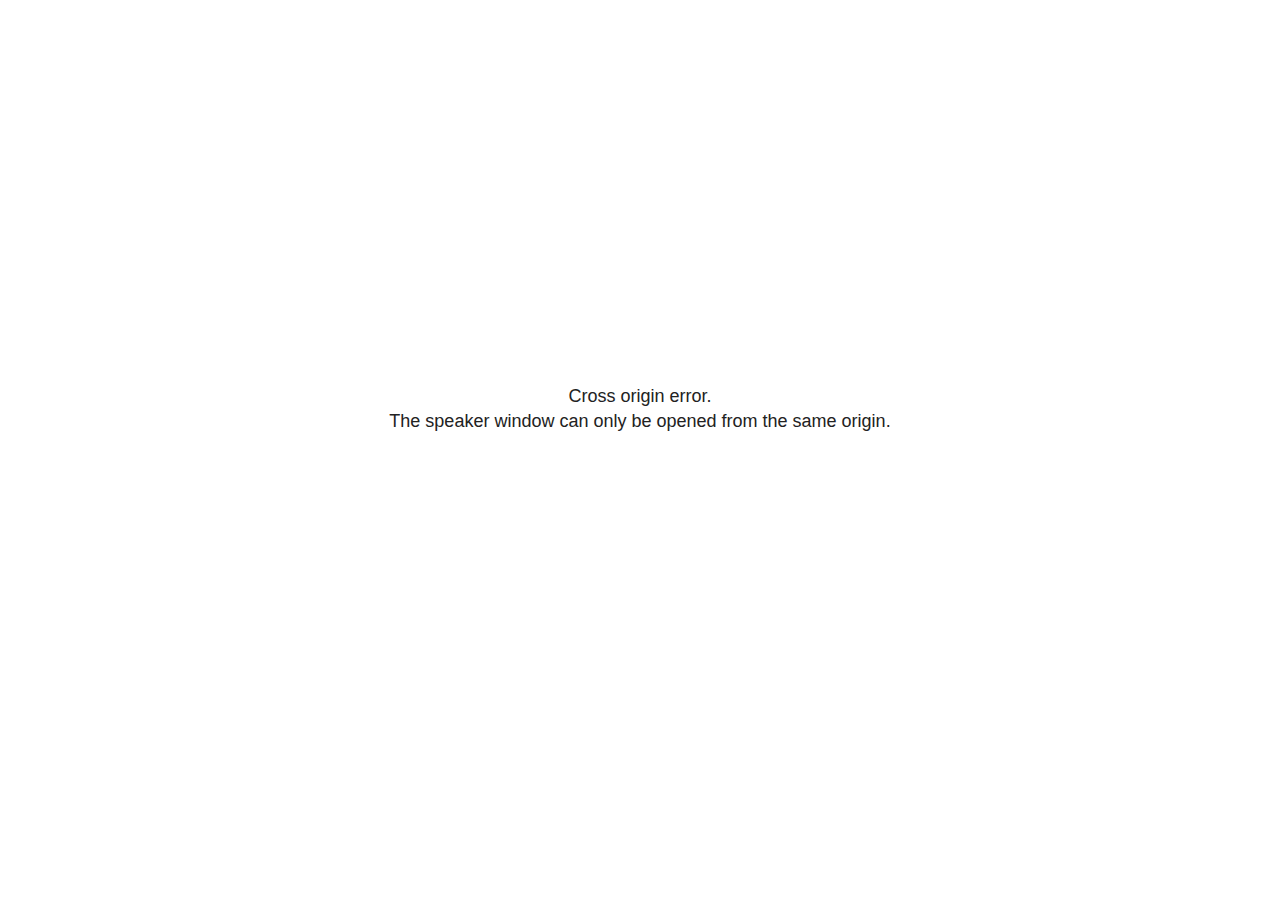
<file: site_libs/revealjs/plugin/notes/speaker-view.html>
<!--
	NOTE: You need to build the notes plugin after making changes to this file.
-->
<html lang="en">
	<head>
		<meta charset="utf-8">

		<title>reveal.js - Speaker View</title>

		<style>
			body {
				font-family: Helvetica;
				font-size: 18px;
			}

			#current-slide,
			#upcoming-slide,
			#speaker-controls {
				padding: 6px;
				box-sizing: border-box;
				-moz-box-sizing: border-box;
			}

			#current-slide iframe,
			#upcoming-slide iframe {
				width: 100%;
				height: 100%;
				border: 1px solid #ddd;
			}

			#current-slide .label,
			#upcoming-slide .label {
				position: absolute;
				top: 10px;
				left: 10px;
				z-index: 2;
			}

			#connection-status {
				position: absolute;
				top: 0;
				left: 0;
				width: 100%;
				height: 100%;
				z-index: 20;
				padding: 30% 20% 20% 20%;
				font-size: 18px;
				color: #222;
				background: #fff;
				text-align: center;
				box-sizing: border-box;
				line-height: 1.4;
			}

			.overlay-element {
				height: 34px;
				line-height: 34px;
				padding: 0 10px;
				text-shadow: none;
				background: rgba( 220, 220, 220, 0.8 );
				color: #222;
				font-size: 14px;
			}

			.overlay-element.interactive:hover {
				background: rgba( 220, 220, 220, 1 );
			}

			#current-slide {
				position: absolute;
				width: 60%;
				height: 100%;
				top: 0;
				left: 0;
				padding-right: 0;
			}

			#upcoming-slide {
				position: absolute;
				width: 40%;
				height: 40%;
				right: 0;
				top: 0;
			}

			/* Speaker controls */
			#speaker-controls {
				position: absolute;
				top: 40%;
				right: 0;
				width: 40%;
				height: 60%;
				overflow: auto;
				font-size: 18px;
			}

				.speaker-controls-time.hidden,
				.speaker-controls-notes.hidden {
					display: none;
				}

				.speaker-controls-time .label,
				.speaker-controls-pace .label,
				.speaker-controls-notes .label {
					text-transform: uppercase;
					font-weight: normal;
					font-size: 0.66em;
					color: #666;
					margin: 0;
				}

				.speaker-controls-time, .speaker-controls-pace {
					border-bottom: 1px solid rgba( 200, 200, 200, 0.5 );
					margin-bottom: 10px;
					padding: 10px 16px;
					padding-bottom: 20px;
					cursor: pointer;
				}

				.speaker-controls-time .reset-button {
					opacity: 0;
					float: right;
					color: #666;
					text-decoration: none;
				}
				.speaker-controls-time:hover .reset-button {
					opacity: 1;
				}

				.speaker-controls-time .timer,
				.speaker-controls-time .clock {
					width: 50%;
				}

				.speaker-controls-time .timer,
				.speaker-controls-time .clock,
				.speaker-controls-time .pacing .hours-value,
				.speaker-controls-time .pacing .minutes-value,
				.speaker-controls-time .pacing .seconds-value {
					font-size: 1.9em;
				}

				.speaker-controls-time .timer {
					float: left;
				}

				.speaker-controls-time .clock {
					float: right;
					text-align: right;
				}

				.speaker-controls-time span.mute {
					opacity: 0.3;
				}

				.speaker-controls-time .pacing-title {
					margin-top: 5px;
				}

				.speaker-controls-time .pacing.ahead {
					color: blue;
				}

				.speaker-controls-time .pacing.on-track {
					color: green;
				}

				.speaker-controls-time .pacing.behind {
					color: red;
				}

				.speaker-controls-notes {
					padding: 10px 16px;
				}

				.speaker-controls-notes .value {
					margin-top: 5px;
					line-height: 1.4;
					font-size: 1.2em;
				}

			/* Layout selector */
			#speaker-layout {
				position: absolute;
				top: 10px;
				right: 10px;
				color: #222;
				z-index: 10;
			}
				#speaker-layout select {
					position: absolute;
					width: 100%;
					height: 100%;
					top: 0;
					left: 0;
					border: 0;
					box-shadow: 0;
					cursor: pointer;
					opacity: 0;

					font-size: 1em;
					background-color: transparent;

					-moz-appearance: none;
					-webkit-appearance: none;
					-webkit-tap-highlight-color: rgba(0, 0, 0, 0);
				}

				#speaker-layout select:focus {
					outline: none;
					box-shadow: none;
				}

			.clear {
				clear: both;
			}

			/* Speaker layout: Wide */
			body[data-speaker-layout="wide"] #current-slide,
			body[data-speaker-layout="wide"] #upcoming-slide {
				width: 50%;
				height: 45%;
				padding: 6px;
			}

			body[data-speaker-layout="wide"] #current-slide {
				top: 0;
				left: 0;
			}

			body[data-speaker-layout="wide"] #upcoming-slide {
				top: 0;
				left: 50%;
			}

			body[data-speaker-layout="wide"] #speaker-controls {
				top: 45%;
				left: 0;
				width: 100%;
				height: 50%;
				font-size: 1.25em;
			}

			/* Speaker layout: Tall */
			body[data-speaker-layout="tall"] #current-slide,
			body[data-speaker-layout="tall"] #upcoming-slide {
				width: 45%;
				height: 50%;
				padding: 6px;
			}

			body[data-speaker-layout="tall"] #current-slide {
				top: 0;
				left: 0;
			}

			body[data-speaker-layout="tall"] #upcoming-slide {
				top: 50%;
				left: 0;
			}

			body[data-speaker-layout="tall"] #speaker-controls {
				padding-top: 40px;
				top: 0;
				left: 45%;
				width: 55%;
				height: 100%;
				font-size: 1.25em;
			}

			/* Speaker layout: Notes only */
			body[data-speaker-layout="notes-only"] #current-slide,
			body[data-speaker-layout="notes-only"] #upcoming-slide {
				display: none;
			}

			body[data-speaker-layout="notes-only"] #speaker-controls {
				padding-top: 40px;
				top: 0;
				left: 0;
				width: 100%;
				height: 100%;
				font-size: 1.25em;
			}

			@media screen and (max-width: 1080px) {
				body[data-speaker-layout="default"] #speaker-controls {
					font-size: 16px;
				}
			}

			@media screen and (max-width: 900px) {
				body[data-speaker-layout="default"] #speaker-controls {
					font-size: 14px;
				}
			}

			@media screen and (max-width: 800px) {
				body[data-speaker-layout="default"] #speaker-controls {
					font-size: 12px;
				}
			}

		</style>
	</head>

	<body>

		<div id="connection-status">Loading speaker view...</div>

		<div id="current-slide"></div>
		<div id="upcoming-slide"><span class="overlay-element label">Upcoming</span></div>
		<div id="speaker-controls">
			<div class="speaker-controls-time">
				<h4 class="label">Time <span class="reset-button">Click to Reset</span></h4>
				<div class="clock">
					<span class="clock-value">0:00 AM</span>
				</div>
				<div class="timer">
					<span class="hours-value">00</span><span class="minutes-value">:00</span><span class="seconds-value">:00</span>
				</div>
				<div class="clear"></div>

				<h4 class="label pacing-title" style="display: none">Pacing – Time to finish current slide</h4>
				<div class="pacing" style="display: none">
					<span class="hours-value">00</span><span class="minutes-value">:00</span><span class="seconds-value">:00</span>
				</div>
			</div>

			<div class="speaker-controls-notes hidden">
				<h4 class="label">Notes</h4>
				<div class="value"></div>
			</div>
		</div>
		<div id="speaker-layout" class="overlay-element interactive">
			<span class="speaker-layout-label"></span>
			<select class="speaker-layout-dropdown"></select>
		</div>

		<script>

			(function() {

				var notes,
					notesValue,
					currentState,
					currentSlide,
					upcomingSlide,
					layoutLabel,
					layoutDropdown,
					pendingCalls = {},
					lastRevealApiCallId = 0,
					connected = false

				var connectionStatus = document.querySelector( '#connection-status' );

				var SPEAKER_LAYOUTS = {
					'default': 'Default',
					'wide': 'Wide',
					'tall': 'Tall',
					'notes-only': 'Notes only'
				};

				setupLayout();

				let openerOrigin;

				try {
					openerOrigin = window.opener.location.origin;
				}
				catch ( error ) { console.warn( error ) }

				// In order to prevent XSS, the speaker view will only run if its
				// opener has the same origin as itself
				if( window.location.origin !== openerOrigin ) {
					connectionStatus.innerHTML = 'Cross origin error.<br>The speaker window can only be opened from the same origin.';
					return;
				}

				var connectionTimeout = setTimeout( function() {
					connectionStatus.innerHTML = 'Error connecting to main window.<br>Please try closing and reopening the speaker view.';
				}, 5000 );

				window.addEventListener( 'message', function( event ) {

					// Validate the origin of all messages to avoid parsing messages
					// that aren't meant for us. Ignore when running off file:// so
					// that the speaker view continues to work without a web server.
					if( window.location.origin !== event.origin && window.location.origin !== 'file://' ) {
						return
					}

					clearTimeout( connectionTimeout );
					connectionStatus.style.display = 'none';

					var data = JSON.parse( event.data );

					// The overview mode is only useful to the reveal.js instance
					// where navigation occurs so we don't sync it
					if( data.state ) delete data.state.overview;

					// Messages sent by the notes plugin inside of the main window
					if( data && data.namespace === 'reveal-notes' ) {
						if( data.type === 'connect' ) {
							handleConnectMessage( data );
						}
						else if( data.type === 'state' ) {
							handleStateMessage( data );
						}
						else if( data.type === 'return' ) {
							pendingCalls[data.callId](data.result);
							delete pendingCalls[data.callId];
						}
					}
					// Messages sent by the reveal.js inside of the current slide preview
					else if( data && data.namespace === 'reveal' ) {
						if( /ready/.test( data.eventName ) ) {
							// Send a message back to notify that the handshake is complete
							window.opener.postMessage( JSON.stringify({ namespace: 'reveal-notes', type: 'connected'} ), '*' );
						}
						else if( /slidechanged|fragmentshown|fragmenthidden|paused|resumed/.test( data.eventName ) && currentState !== JSON.stringify( data.state ) ) {

							dispatchStateToMainWindow( data.state );

						}
					}

				} );

				/**
				 * Updates the presentation in the main window to match the state
				 * of the presentation in the notes window.
				 */
				const dispatchStateToMainWindow = debounce(( state ) => {
					window.opener.postMessage( JSON.stringify({ method: 'setState', args: [ state ]} ), '*' );
				}, 500);

				/**
				 * Asynchronously calls the Reveal.js API of the main frame.
				 */
				function callRevealApi( methodName, methodArguments, callback ) {

					var callId = ++lastRevealApiCallId;
					pendingCalls[callId] = callback;
					window.opener.postMessage( JSON.stringify( {
						namespace: 'reveal-notes',
						type: 'call',
						callId: callId,
						methodName: methodName,
						arguments: methodArguments
					} ), '*' );

				}

				/**
				 * Called when the main window is trying to establish a
				 * connection.
				 */
				function handleConnectMessage( data ) {

					if( connected === false ) {
						connected = true;

						setupIframes( data );
						setupKeyboard();
						setupNotes();
						setupTimer();
						setupHeartbeat();
					}

				}

				/**
				 * Called when the main window sends an updated state.
				 */
				function handleStateMessage( data ) {

					// Store the most recently set state to avoid circular loops
					// applying the same state
					currentState = JSON.stringify( data.state );

					// No need for updating the notes in case of fragment changes
					if ( data.notes ) {
						notes.classList.remove( 'hidden' );
						notesValue.style.whiteSpace = data.whitespace;
						if( data.markdown ) {
							notesValue.innerHTML = marked( data.notes );
						}
						else {
							notesValue.innerHTML = data.notes;
						}
					}
					else {
						notes.classList.add( 'hidden' );
					}

					// Update the note slides
					currentSlide.contentWindow.postMessage( JSON.stringify({ method: 'setState', args: [ data.state ] }), '*' );
					upcomingSlide.contentWindow.postMessage( JSON.stringify({ method: 'setState', args: [ data.state ] }), '*' );
					upcomingSlide.contentWindow.postMessage( JSON.stringify({ method: 'next' }), '*' );

				}

				// Limit to max one state update per X ms
				handleStateMessage = debounce( handleStateMessage, 200 );

				/**
				 * Forward keyboard events to the current slide window.
				 * This enables keyboard events to work even if focus
				 * isn't set on the current slide iframe.
				 *
				 * Block F5 default handling, it reloads and disconnects
				 * the speaker notes window.
				 */
				function setupKeyboard() {

					document.addEventListener( 'keydown', function( event ) {
						if( event.keyCode === 116 || ( event.metaKey && event.keyCode === 82 ) ) {
							event.preventDefault();
							return false;
						}
						currentSlide.contentWindow.postMessage( JSON.stringify({ method: 'triggerKey', args: [ event.keyCode ] }), '*' );
					} );

				}

				/**
				 * Creates the preview iframes.
				 */
				function setupIframes( data ) {

					var params = [
						'receiver',
						'progress=false',
						'history=false',
						'transition=none',
						'autoSlide=0',
						'backgroundTransition=none'
					].join( '&' );

					var urlSeparator = /\?/.test(data.url) ? '&' : '?';
					var hash = '#/' + data.state.indexh + '/' + data.state.indexv;
					var currentURL = data.url + urlSeparator + params + '&scrollActivationWidth=false&postMessageEvents=true' + hash;
					var upcomingURL = data.url + urlSeparator + params + '&scrollActivationWidth=false&controls=false' + hash;

					currentSlide = document.createElement( 'iframe' );
					currentSlide.setAttribute( 'width', 1280 );
					currentSlide.setAttribute( 'height', 1024 );
					currentSlide.setAttribute( 'src', currentURL );
					document.querySelector( '#current-slide' ).appendChild( currentSlide );

					upcomingSlide = document.createElement( 'iframe' );
					upcomingSlide.setAttribute( 'width', 640 );
					upcomingSlide.setAttribute( 'height', 512 );
					upcomingSlide.setAttribute( 'src', upcomingURL );
					document.querySelector( '#upcoming-slide' ).appendChild( upcomingSlide );

				}

				/**
				 * Setup the notes UI.
				 */
				function setupNotes() {

					notes = document.querySelector( '.speaker-controls-notes' );
					notesValue = document.querySelector( '.speaker-controls-notes .value' );

				}

				/**
				 * We send out a heartbeat at all times to ensure we can
				 * reconnect with the main presentation window after reloads.
				 */
				function setupHeartbeat() {

					setInterval( () => {
						window.opener.postMessage( JSON.stringify({ namespace: 'reveal-notes', type: 'heartbeat'} ), '*' );
					}, 1000 );

				}

				function getTimings( callback ) {

					callRevealApi( 'getSlidesAttributes', [], function ( slideAttributes ) {
						callRevealApi( 'getConfig', [], function ( config ) {
							var totalTime = config.totalTime;
							var minTimePerSlide = config.minimumTimePerSlide || 0;
							var defaultTiming = config.defaultTiming;
							if ((defaultTiming == null) && (totalTime == null)) {
								callback(null);
								return;
							}
							// Setting totalTime overrides defaultTiming
							if (totalTime) {
								defaultTiming = 0;
							}
							var timings = [];
							for ( var i in slideAttributes ) {
								var slide = slideAttributes[ i ];
								var timing = defaultTiming;
								if( slide.hasOwnProperty( 'data-timing' )) {
									var t = slide[ 'data-timing' ];
									timing = parseInt(t);
									if( isNaN(timing) ) {
										console.warn("Could not parse timing '" + t + "' of slide " + i + "; using default of " + defaultTiming);
										timing = defaultTiming;
									}
								}
								timings.push(timing);
							}
							if ( totalTime ) {
								// After we've allocated time to individual slides, we summarize it and
								// subtract it from the total time
								var remainingTime = totalTime - timings.reduce( function(a, b) { return a + b; }, 0 );
								// The remaining time is divided by the number of slides that have 0 seconds
								// allocated at the moment, giving the average time-per-slide on the remaining slides
								var remainingSlides = (timings.filter( function(x) { return x == 0 }) ).length
								var timePerSlide = Math.round( remainingTime / remainingSlides, 0 )
								// And now we replace every zero-value timing with that average
								timings = timings.map( function(x) { return (x==0 ? timePerSlide : x) } );
							}
							var slidesUnderMinimum = timings.filter( function(x) { return (x < minTimePerSlide) } ).length
							if ( slidesUnderMinimum ) {
								message = "The pacing time for " + slidesUnderMinimum + " slide(s) is under the configured minimum of " + minTimePerSlide + " seconds. Check the data-timing attribute on individual slides, or consider increasing the totalTime or minimumTimePerSlide configuration options (or removing some slides).";
								alert(message);
							}
							callback( timings );
						} );
					} );

				}

				/**
				 * Return the number of seconds allocated for presenting
				 * all slides up to and including this one.
				 */
				function getTimeAllocated( timings, callback ) {

					callRevealApi( 'getSlidePastCount', [], function ( currentSlide ) {
						var allocated = 0;
						for (var i in timings.slice(0, currentSlide + 1)) {
							allocated += timings[i];
						}
						callback( allocated );
					} );

				}

				/**
				 * Create the timer and clock and start updating them
				 * at an interval.
				 */
				function setupTimer() {

					var start = new Date(),
					timeEl = document.querySelector( '.speaker-controls-time' ),
					clockEl = timeEl.querySelector( '.clock-value' ),
					hoursEl = timeEl.querySelector( '.hours-value' ),
					minutesEl = timeEl.querySelector( '.minutes-value' ),
					secondsEl = timeEl.querySelector( '.seconds-value' ),
					pacingTitleEl = timeEl.querySelector( '.pacing-title' ),
					pacingEl = timeEl.querySelector( '.pacing' ),
					pacingHoursEl = pacingEl.querySelector( '.hours-value' ),
					pacingMinutesEl = pacingEl.querySelector( '.minutes-value' ),
					pacingSecondsEl = pacingEl.querySelector( '.seconds-value' );

					var timings = null;
					getTimings( function ( _timings ) {

						timings = _timings;
						if (_timings !== null) {
							pacingTitleEl.style.removeProperty('display');
							pacingEl.style.removeProperty('display');
						}

						// Update once directly
						_updateTimer();

						// Then update every second
						setInterval( _updateTimer, 1000 );

					} );


					function _resetTimer() {

						if (timings == null) {
							start = new Date();
							_updateTimer();
						}
						else {
							// Reset timer to beginning of current slide
							getTimeAllocated( timings, function ( slideEndTimingSeconds ) {
								var slideEndTiming = slideEndTimingSeconds * 1000;
								callRevealApi( 'getSlidePastCount', [], function ( currentSlide ) {
									var currentSlideTiming = timings[currentSlide] * 1000;
									var previousSlidesTiming = slideEndTiming - currentSlideTiming;
									var now = new Date();
									start = new Date(now.getTime() - previousSlidesTiming);
									_updateTimer();
								} );
							} );
						}

					}

					timeEl.addEventListener( 'click', function() {
						_resetTimer();
						return false;
					} );

					function _displayTime( hrEl, minEl, secEl, time) {

						var sign = Math.sign(time) == -1 ? "-" : "";
						time = Math.abs(Math.round(time / 1000));
						var seconds = time % 60;
						var minutes = Math.floor( time / 60 ) % 60 ;
						var hours = Math.floor( time / ( 60 * 60 )) ;
						hrEl.innerHTML = sign + zeroPadInteger( hours );
						if (hours == 0) {
							hrEl.classList.add( 'mute' );
						}
						else {
							hrEl.classList.remove( 'mute' );
						}
						minEl.innerHTML = ':' + zeroPadInteger( minutes );
						if (hours == 0 && minutes == 0) {
							minEl.classList.add( 'mute' );
						}
						else {
							minEl.classList.remove( 'mute' );
						}
						secEl.innerHTML = ':' + zeroPadInteger( seconds );
					}

					function _updateTimer() {

						var diff, hours, minutes, seconds,
						now = new Date();

						diff = now.getTime() - start.getTime();

						clockEl.innerHTML = now.toLocaleTimeString( 'en-US', { hour12: true, hour: '2-digit', minute:'2-digit' } );
						_displayTime( hoursEl, minutesEl, secondsEl, diff );
						if (timings !== null) {
							_updatePacing(diff);
						}

					}

					function _updatePacing(diff) {

						getTimeAllocated( timings, function ( slideEndTimingSeconds ) {
							var slideEndTiming = slideEndTimingSeconds * 1000;

							callRevealApi( 'getSlidePastCount', [], function ( currentSlide ) {
								var currentSlideTiming = timings[currentSlide] * 1000;
								var timeLeftCurrentSlide = slideEndTiming - diff;
								if (timeLeftCurrentSlide < 0) {
									pacingEl.className = 'pacing behind';
								}
								else if (timeLeftCurrentSlide < currentSlideTiming) {
									pacingEl.className = 'pacing on-track';
								}
								else {
									pacingEl.className = 'pacing ahead';
								}
								_displayTime( pacingHoursEl, pacingMinutesEl, pacingSecondsEl, timeLeftCurrentSlide );
							} );
						} );
					}

				}

				/**
				 * Sets up the speaker view layout and layout selector.
				 */
				function setupLayout() {

					layoutDropdown = document.querySelector( '.speaker-layout-dropdown' );
					layoutLabel = document.querySelector( '.speaker-layout-label' );

					// Render the list of available layouts
					for( var id in SPEAKER_LAYOUTS ) {
						var option = document.createElement( 'option' );
						option.setAttribute( 'value', id );
						option.textContent = SPEAKER_LAYOUTS[ id ];
						layoutDropdown.appendChild( option );
					}

					// Monitor the dropdown for changes
					layoutDropdown.addEventListener( 'change', function( event ) {

						setLayout( layoutDropdown.value );

					}, false );

					// Restore any currently persisted layout
					setLayout( getLayout() );

				}

				/**
				 * Sets a new speaker view layout. The layout is persisted
				 * in local storage.
				 */
				function setLayout( value ) {

					var title = SPEAKER_LAYOUTS[ value ];

					layoutLabel.innerHTML = 'Layout' + ( title ? ( ': ' + title ) : '' );
					layoutDropdown.value = value;

					document.body.setAttribute( 'data-speaker-layout', value );

					// Persist locally
					if( supportsLocalStorage() ) {
						window.localStorage.setItem( 'reveal-speaker-layout', value );
					}

				}

				/**
				 * Returns the ID of the most recently set speaker layout
				 * or our default layout if none has been set.
				 */
				function getLayout() {

					if( supportsLocalStorage() ) {
						var layout = window.localStorage.getItem( 'reveal-speaker-layout' );
						if( layout ) {
							return layout;
						}
					}

					// Default to the first record in the layouts hash
					for( var id in SPEAKER_LAYOUTS ) {
						return id;
					}

				}

				function supportsLocalStorage() {

					try {
						localStorage.setItem('test', 'test');
						localStorage.removeItem('test');
						return true;
					}
					catch( e ) {
						return false;
					}

				}

				function zeroPadInteger( num ) {

					var str = '00' + parseInt( num );
					return str.substring( str.length - 2 );

				}

				/**
				 * Limits the frequency at which a function can be called.
				 */
				function debounce( fn, ms ) {

					var lastTime = 0,
						timeout;

					return function() {

						var args = arguments;
						var context = this;

						clearTimeout( timeout );

						var timeSinceLastCall = Date.now() - lastTime;
						if( timeSinceLastCall > ms ) {
							fn.apply( context, args );
							lastTime = Date.now();
						}
						else {
							timeout = setTimeout( function() {
								fn.apply( context, args );
								lastTime = Date.now();
							}, ms - timeSinceLastCall );
						}

					}

				}

			})();

		</script>
	</body>
</html>
</file>
<file: site_libs/quarto-html/tippy.css>
.tippy-box[data-animation=fade][data-state=hidden]{opacity:0}[data-tippy-root]{max-width:calc(100vw - 10px)}.tippy-box{position:relative;background-color:#333;color:#fff;border-radius:4px;font-size:14px;line-height:1.4;white-space:normal;outline:0;transition-property:transform,visibility,opacity}.tippy-box[data-placement^=top]>.tippy-arrow{bottom:0}.tippy-box[data-placement^=top]>.tippy-arrow:before{bottom:-7px;left:0;border-width:8px 8px 0;border-top-color:initial;transform-origin:center top}.tippy-box[data-placement^=bottom]>.tippy-arrow{top:0}.tippy-box[data-placement^=bottom]>.tippy-arrow:before{top:-7px;left:0;border-width:0 8px 8px;border-bottom-color:initial;transform-origin:center bottom}.tippy-box[data-placement^=left]>.tippy-arrow{right:0}.tippy-box[data-placement^=left]>.tippy-arrow:before{border-width:8px 0 8px 8px;border-left-color:initial;right:-7px;transform-origin:center left}.tippy-box[data-placement^=right]>.tippy-arrow{left:0}.tippy-box[data-placement^=right]>.tippy-arrow:before{left:-7px;border-width:8px 8px 8px 0;border-right-color:initial;transform-origin:center right}.tippy-box[data-inertia][data-state=visible]{transition-timing-function:cubic-bezier(.54,1.5,.38,1.11)}.tippy-arrow{width:16px;height:16px;color:#333}.tippy-arrow:before{content:"";position:absolute;border-color:transparent;border-style:solid}.tippy-content{position:relative;padding:5px 9px;z-index:1}
</file>
<file: site_libs/quarto-html/quarto-syntax-highlighting-587c61ba64f3a5504c4d52d930310e48.css>
/* quarto syntax highlight colors */
:root {
  --quarto-hl-ot-color: #003B4F;
  --quarto-hl-at-color: #657422;
  --quarto-hl-ss-color: #20794D;
  --quarto-hl-an-color: #5E5E5E;
  --quarto-hl-fu-color: #4758AB;
  --quarto-hl-st-color: #20794D;
  --quarto-hl-cf-color: #003B4F;
  --quarto-hl-op-color: #5E5E5E;
  --quarto-hl-er-color: #AD0000;
  --quarto-hl-bn-color: #AD0000;
  --quarto-hl-al-color: #AD0000;
  --quarto-hl-va-color: #111111;
  --quarto-hl-bu-color: inherit;
  --quarto-hl-ex-color: inherit;
  --quarto-hl-pp-color: #AD0000;
  --quarto-hl-in-color: #5E5E5E;
  --quarto-hl-vs-color: #20794D;
  --quarto-hl-wa-color: #5E5E5E;
  --quarto-hl-do-color: #5E5E5E;
  --quarto-hl-im-color: #00769E;
  --quarto-hl-ch-color: #20794D;
  --quarto-hl-dt-color: #AD0000;
  --quarto-hl-fl-color: #AD0000;
  --quarto-hl-co-color: #5E5E5E;
  --quarto-hl-cv-color: #5E5E5E;
  --quarto-hl-cn-color: #8f5902;
  --quarto-hl-sc-color: #5E5E5E;
  --quarto-hl-dv-color: #AD0000;
  --quarto-hl-kw-color: #003B4F;
}

/* other quarto variables */
:root {
  --quarto-font-monospace: SFMono-Regular, Menlo, Monaco, Consolas, "Liberation Mono", "Courier New", monospace;
}

/* syntax highlight based on Pandoc's rules */
pre > code.sourceCode > span {
  color: #003B4F;
}

code.sourceCode > span {
  color: #003B4F;
}

div.sourceCode,
div.sourceCode pre.sourceCode {
  color: #003B4F;
}

/* Normal */
code span {
  color: #003B4F;
}

/* Alert */
code span.al {
  color: #AD0000;
  font-style: inherit;
}

/* Annotation */
code span.an {
  color: #5E5E5E;
  font-style: inherit;
}

/* Attribute */
code span.at {
  color: #657422;
  font-style: inherit;
}

/* BaseN */
code span.bn {
  color: #AD0000;
  font-style: inherit;
}

/* BuiltIn */
code span.bu {
  font-style: inherit;
}

/* ControlFlow */
code span.cf {
  color: #003B4F;
  font-weight: bold;
  font-style: inherit;
}

/* Char */
code span.ch {
  color: #20794D;
  font-style: inherit;
}

/* Constant */
code span.cn {
  color: #8f5902;
  font-style: inherit;
}

/* Comment */
code span.co {
  color: #5E5E5E;
  font-style: inherit;
}

/* CommentVar */
code span.cv {
  color: #5E5E5E;
  font-style: italic;
}

/* Documentation */
code span.do {
  color: #5E5E5E;
  font-style: italic;
}

/* DataType */
code span.dt {
  color: #AD0000;
  font-style: inherit;
}

/* DecVal */
code span.dv {
  color: #AD0000;
  font-style: inherit;
}

/* Error */
code span.er {
  color: #AD0000;
  font-style: inherit;
}

/* Extension */
code span.ex {
  font-style: inherit;
}

/* Float */
code span.fl {
  color: #AD0000;
  font-style: inherit;
}

/* Function */
code span.fu {
  color: #4758AB;
  font-style: inherit;
}

/* Import */
code span.im {
  color: #00769E;
  font-style: inherit;
}

/* Information */
code span.in {
  color: #5E5E5E;
  font-style: inherit;
}

/* Keyword */
code span.kw {
  color: #003B4F;
  font-weight: bold;
  font-style: inherit;
}

/* Operator */
code span.op {
  color: #5E5E5E;
  font-style: inherit;
}

/* Other */
code span.ot {
  color: #003B4F;
  font-style: inherit;
}

/* Preprocessor */
code span.pp {
  color: #AD0000;
  font-style: inherit;
}

/* SpecialChar */
code span.sc {
  color: #5E5E5E;
  font-style: inherit;
}

/* SpecialString */
code span.ss {
  color: #20794D;
  font-style: inherit;
}

/* String */
code span.st {
  color: #20794D;
  font-style: inherit;
}

/* Variable */
code span.va {
  color: #111111;
  font-style: inherit;
}

/* VerbatimString */
code span.vs {
  color: #20794D;
  font-style: inherit;
}

/* Warning */
code span.wa {
  color: #5E5E5E;
  font-style: italic;
}

.prevent-inlining {
  content: "</";
}

/*# sourceMappingURL=2dce1cc6c82594539e1579de68416b47.css.map */
</file>
